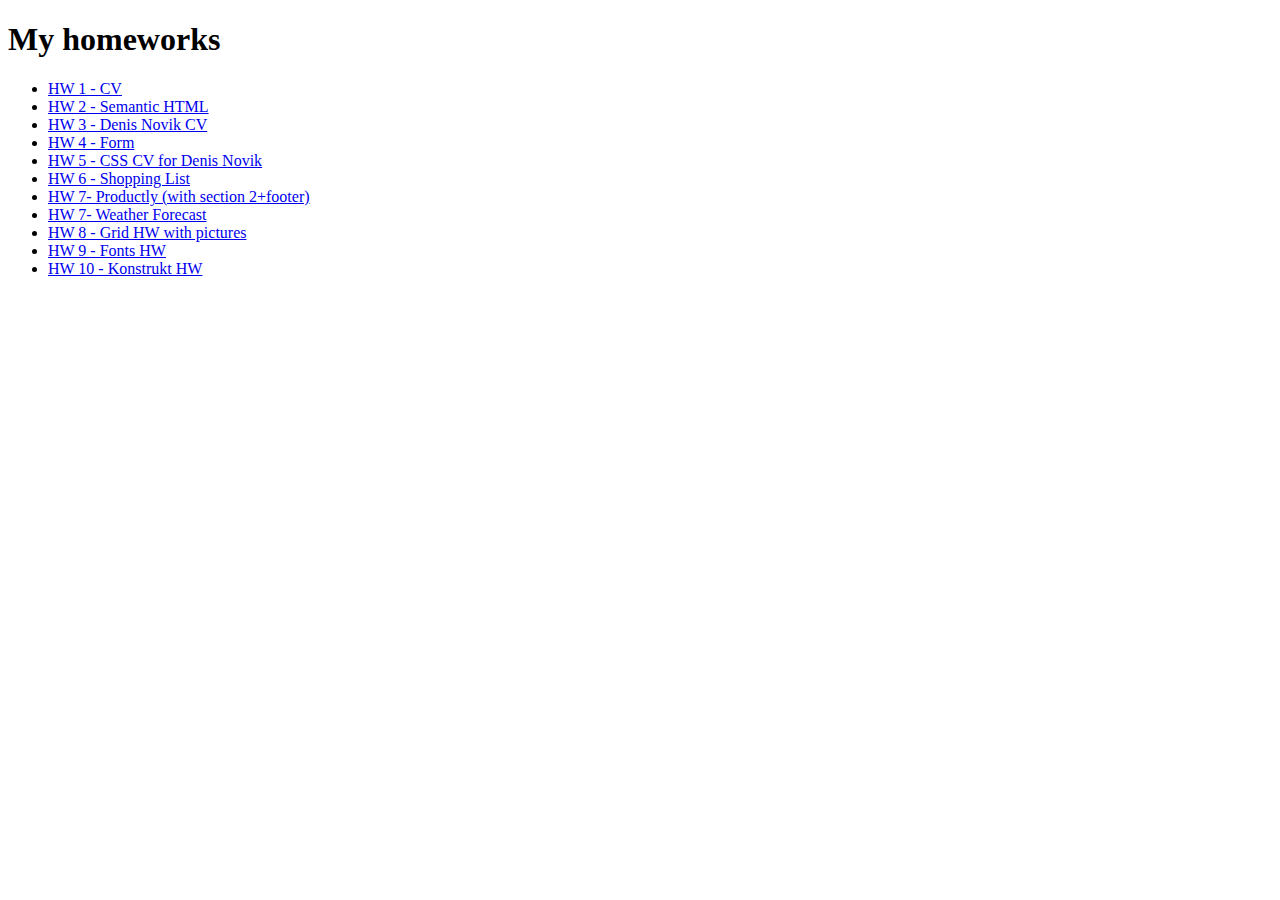
<file: index.html>
<!DOCTYPE html>
<html lang="en">
  <head>
    <meta charset="UTF-8" />
    <meta name="viewport" content="width=device-width, initial-scale=1.0" />
    <title>My HW FE course</title>
  </head>
  <body>
    <h1>My homeworks</h1>
    <ul>
      <li>
        <a
          href="HW_1/index.html"
          rel="noopener noreferrer nofollow"
          target="_blank"
          >HW 1 - CV</a
        >
      </li>
      <li>
        <a
          href="HW_2/index.html"
          rel="noopener noreferrer nofollow"
          target="_blank"
          >HW 2 - Semantic HTML
        </a>
      </li>
      <li>
        <a
          href="HW_3/index.html"
          rel="noopener noreferrer nofollow"
          target="_blank"
          >HW 3 - Denis Novik CV</a
        >
      </li>
      <li>
        <a
          href="HW_4/index.html"
          rel="noopener noreferrer nofollow"
          target="_blank"
          >HW 4 - Form</a
        >
      </li>
      <li>
        <a
          href="HW_5/index.html"
          rel="noopener noreferrer nofollow"
          target="_blank"
          >HW 5 - CSS CV for Denis Novik</a
        >
      </li>

      <li>
        <a
          href="HW_6/index.html"
          rel="noopener noreferrer nofollow"
          target="_blank"
          >HW 6 - Shopping List</a
        >
      </li>

      <li>
        <a
          href="HW_7/index.html"
          rel="noopener noreferrer nofollow"
          target="_blank"
          >HW 7- Productly (with section 2+footer)</a
        >
      </li>

      <li>
        <a
          href="HW7/Part2/index.html"
          rel="noopener noreferrer nofollow"
          target="_blank"
          >HW 7- Weather Forecast</a
        >
      </li>

      <li>
        <a
          href="HW_Grid/index.html"
          rel="noopener noreferrer nofollow"
          target="_blank"
          >HW 8 - Grid HW with pictures</a
        >
      </li>

      <li>
        <a
          href="HW_Fonts/index.html"
          rel="noopener noreferrer nofollow"
          target="_blank"
          >HW 9 - Fonts HW</a
        >
      </li>

      <li>
        <a
          href="HW_Konstrukt/index.html"
          rel="noopener noreferrer nofollow"
          target="_blank"
          >HW 10 - Konstrukt HW</a
        >
      </li>
    </ul>
  </body>
</html>
</file>
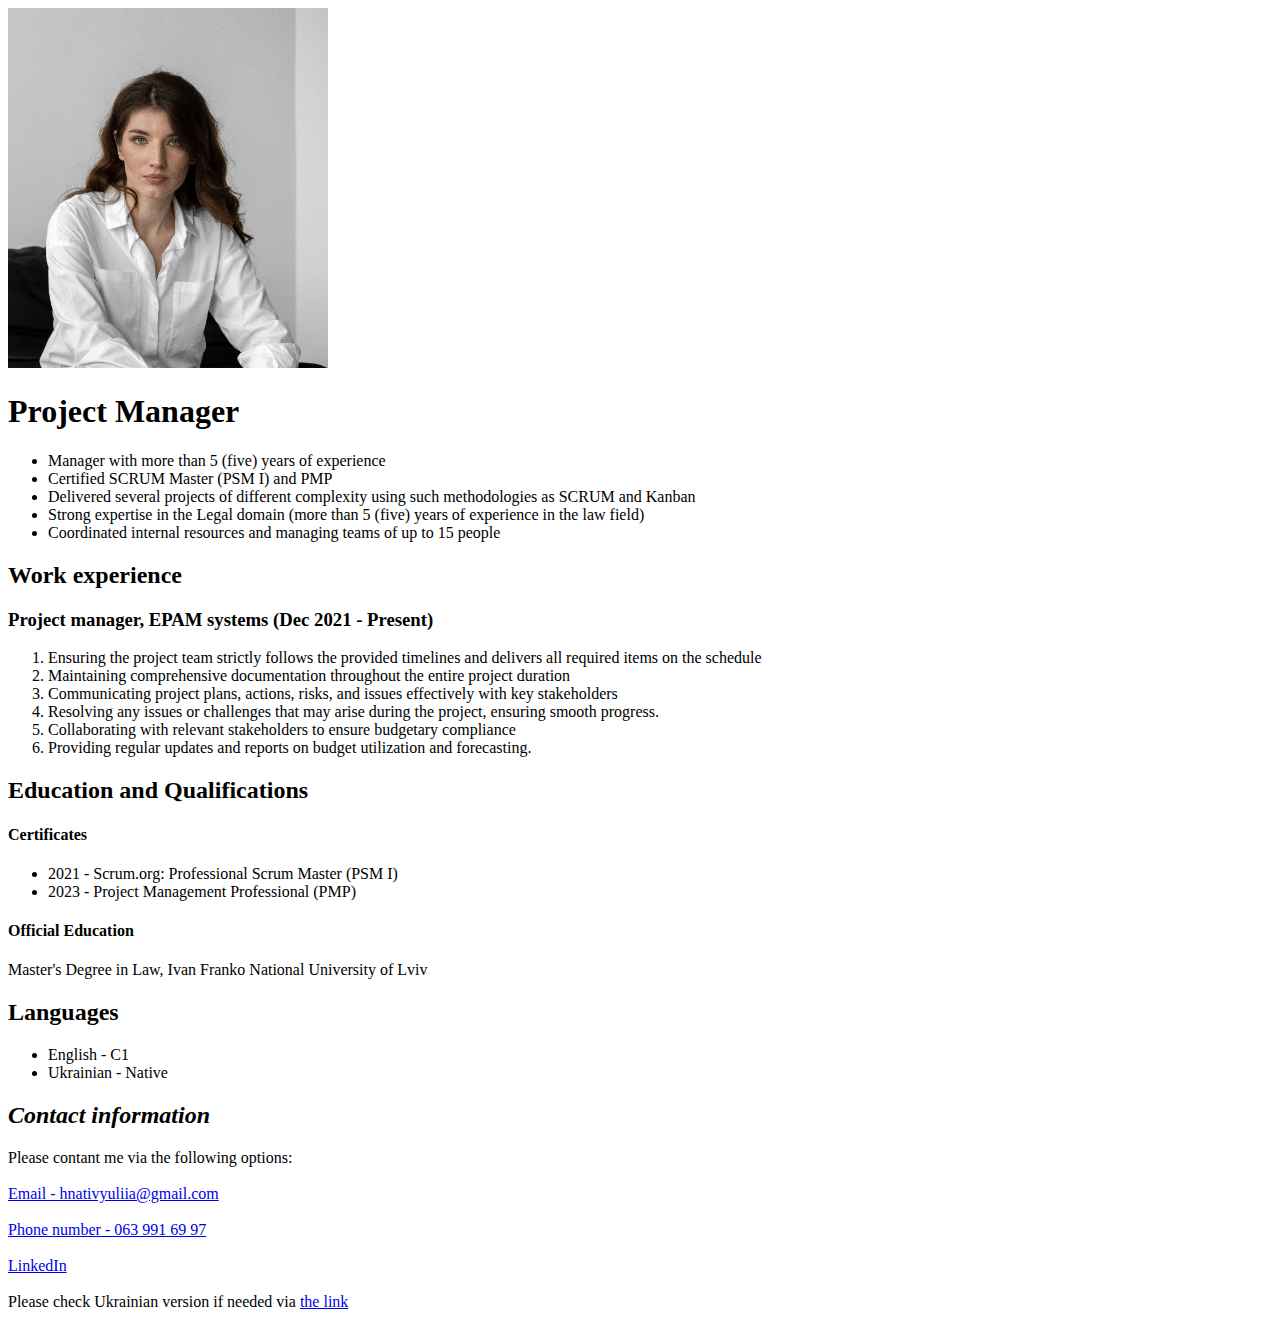
<file: HW 1/index.html>
<!DOCTYPE html>
<html lang="en">
  <head>
    <meta charset="UTF-8" />
    <meta name="viewport" content="width=device-width, initial-scale=1.0" />
    <title>CV PM Yuliia Hnativ</title>
  </head>
  <body>
    <img
      src="/HW 1/assets/images/CV_Photo.jpg"
      alt="My photo"
      width="320"
      height="360"
    />
    <h1>Project Manager</h1>

    <div>
      <ul>
        <li>Manager with more than 5 (five) years of experience</li>
        <li>Certified SCRUM Master (PSM I) and PMP</li>
        <li>
          Delivered several projects of different complexity using such
          methodologies as SCRUM and Kanban
        </li>
        <li>
          Strong expertise in the Legal domain (more than 5 (five) years of
          experience in the law field)
        </li>
        <li>
          Coordinated internal resources and managing teams of up to 15 people
        </li>
      </ul>
    </div>

    <div>
      <h2>Work experience</h2>

      <h3>Project manager, EPAM systems (Dec 2021 - Present)</h3>
      <ol>
        <li>
          Ensuring the project team strictly follows the provided timelines and
          delivers all required items on the schedule
        </li>
        <li>
          Maintaining comprehensive documentation throughout the entire project
          duration
        </li>
        <li>
          Communicating project plans, actions, risks, and issues effectively
          with key stakeholders
        </li>
        <li>
          Resolving any issues or challenges that may arise during the project,
          ensuring smooth progress.
        </li>
        <li>
          Collaborating with relevant stakeholders to ensure budgetary
          compliance
        </li>
        <li>
          Providing regular updates and reports on budget utilization and
          forecasting.
        </li>
      </ol>
    </div>

    <div>
      <h2>Education and Qualifications</h2>
      <h4>Certificates</h4>
      <ul>
        <li>2021 - Scrum.org: Professional Scrum Master (PSM I)</li>
        <li>2023 - Project Management Professional (PMP)</li>
      </ul>
      <h4>Official Education</h4>
      <p>Master's Degree in Law, Ivan Franko National University of Lviv</p>
    </div>

    <div>
      <h2>Languages</h2>
      <ul>
        <li>English - C1</li>
        <li>Ukrainian - Native</li>
      </ul>
    </div>

    <div>
      <h2><i>Contact information</i></h2>
      Please contant me via the following options:
      <br /><br />
      <a href="mailto:hnativyuliia@gmail.com">Email - hnativyuliia@gmail.com</a>
      <br /><br />
      <a href="tel:+380639916997">Phone number - 063 991 69 97</a>
      <br /><br />
      <a href="https://www.linkedin.com/in/yuliia-hnativ/">LinkedIn</a>
      <br /><br />
      Please check Ukrainian version if needed via
      <a href="ua_version.html">the link</a>
    </div>
  </body>
</html>
</file>
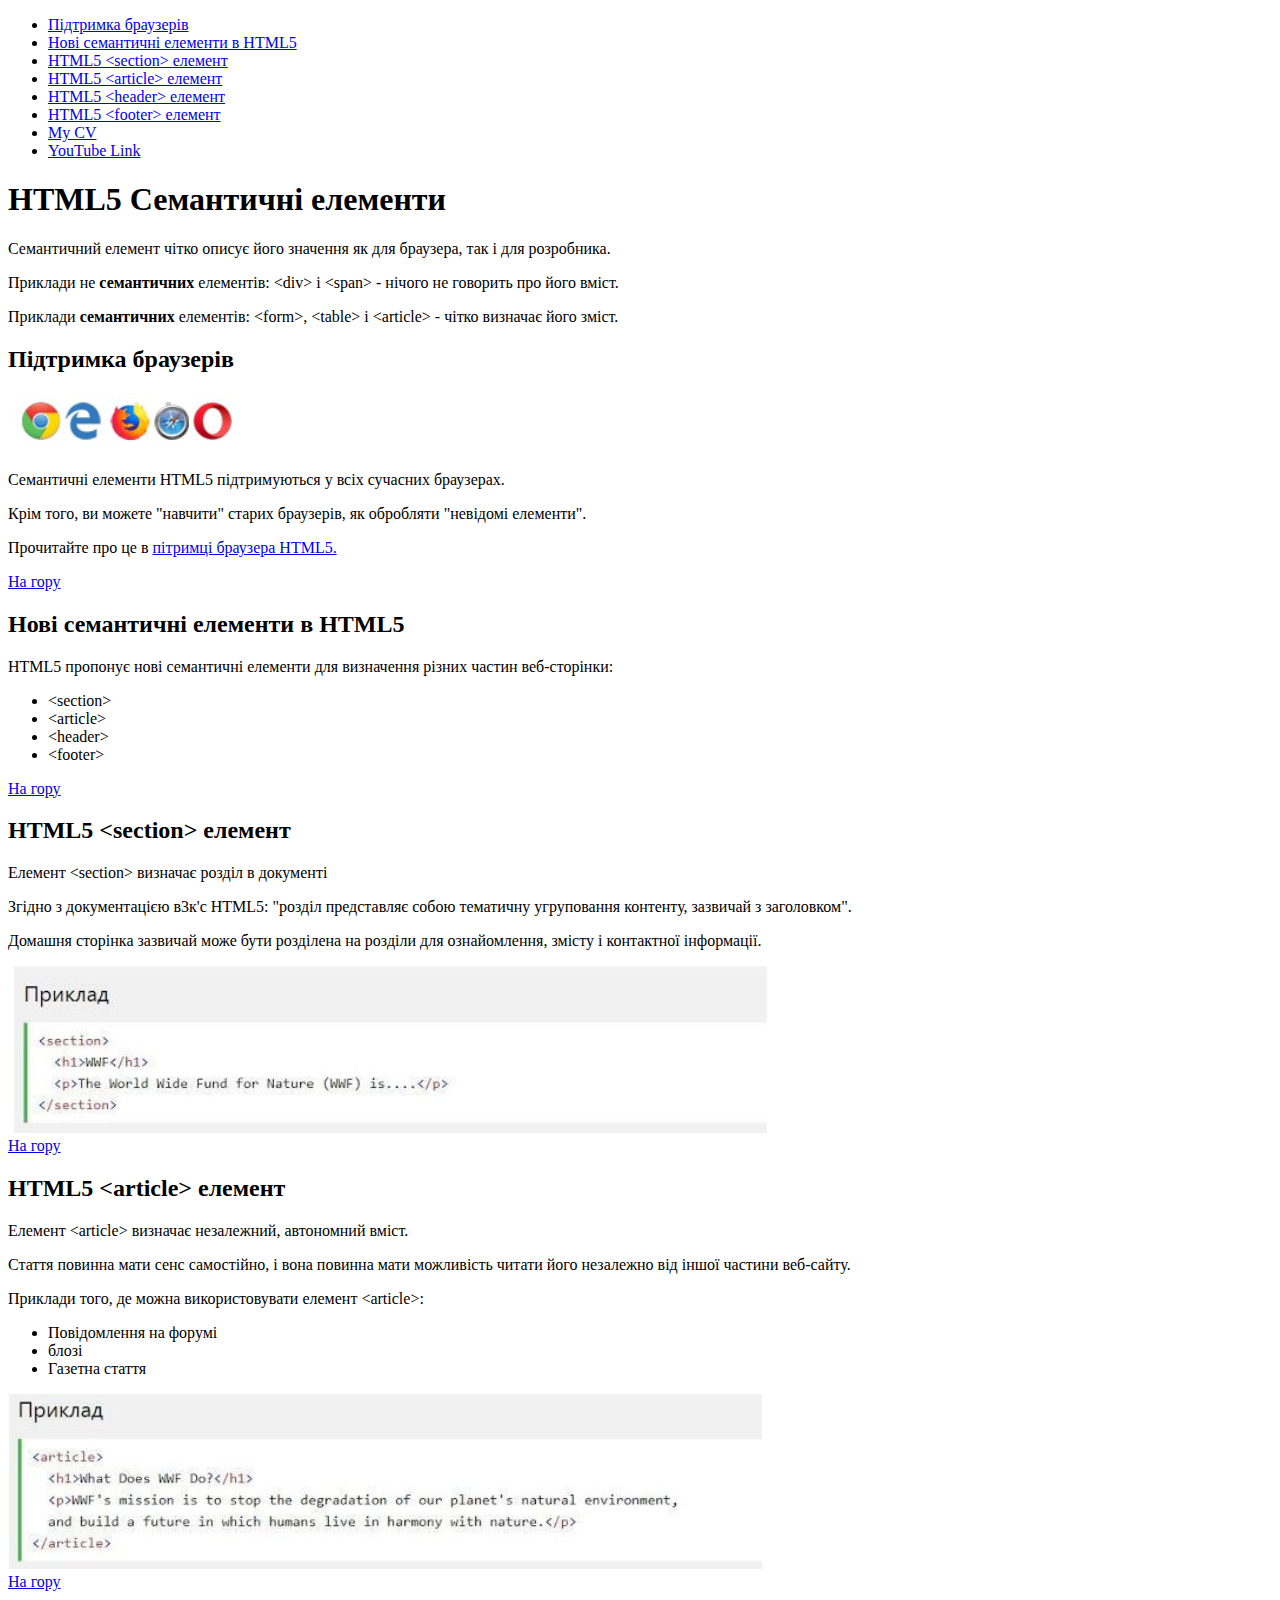
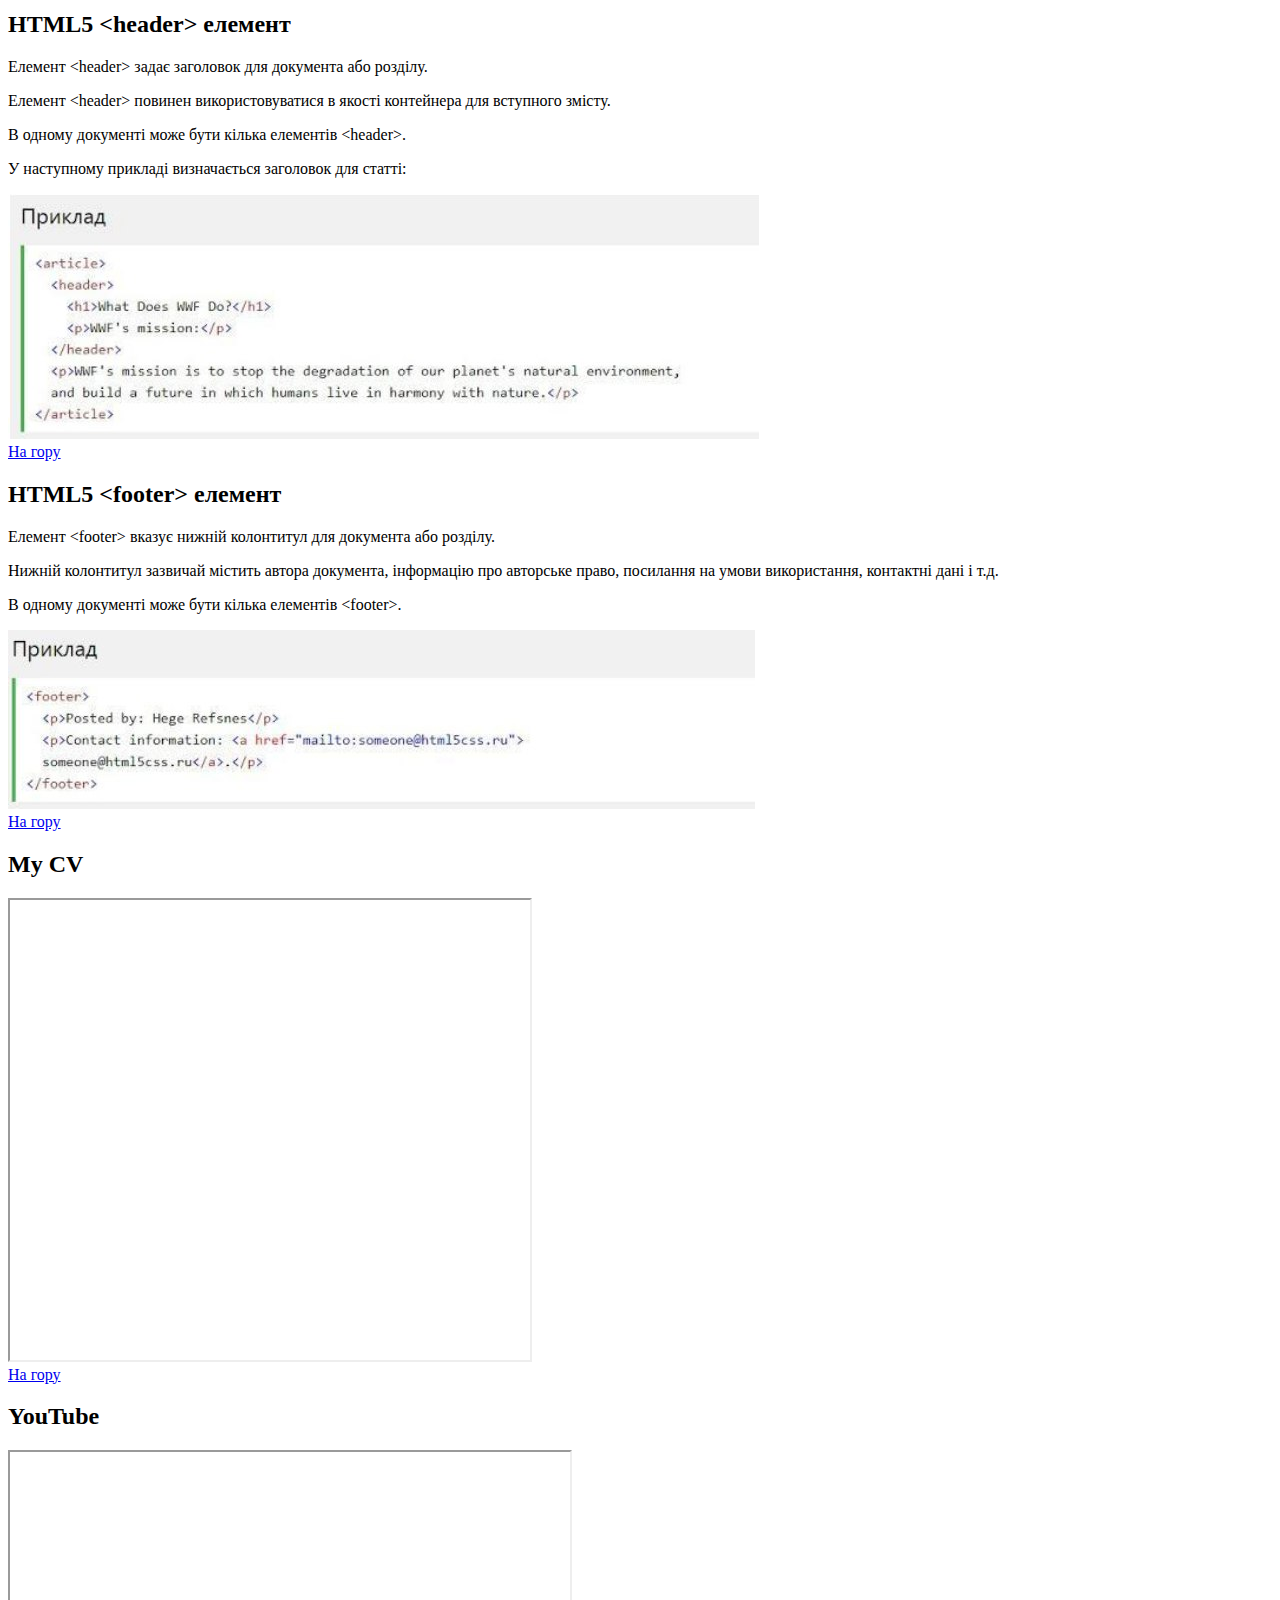
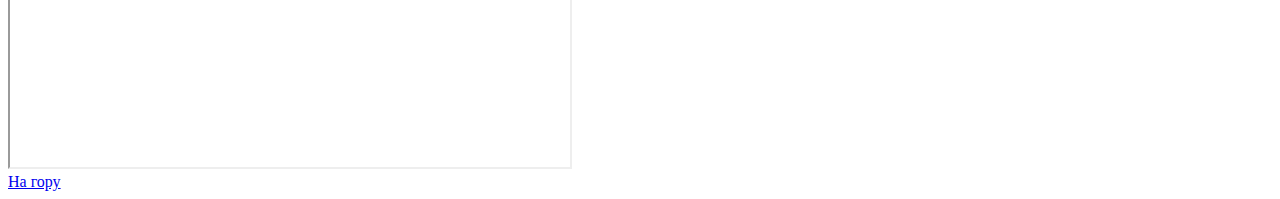
<file: HW2/index.html>
<!DOCTYPE html>
<html lang="uk">
  <head>
    <meta charset="UTF-8" />
    <meta name="viewport" content="width=device-width, initial-scale=1.0" />
    <title>HTML Document</title>
  </head>

  <body>
    <header>
      <nav>
        <ul>
          <li>
            <a href="#support">Підтримка браузерів</a>
          </li>
          <li><a href="#new_elements">Нові семантичні елементи в HTML5</a></li>
          <li><a href="#section_element">HTML5 &lt;section&gt; елемент</a></li>
          <li><a href="#article_element">HTML5 &lt;article&gt; елемент</a></li>
          <li><a href="#header_element">HTML5 &lt;header&gt; елемент</a></li>
          <li><a href="#footer_element">HTML5 &lt;footer&gt; елемент</a></li>
          <li><a href="#cv">My CV</a></li>
          <li><a href="#youtube">YouTube Link</a></li>
        </ul>
      </nav>
    </header>
    <main>
      <h1>HTML5 Семантичні елементи</h1>
      <p>
        Семантичний елемент чітко описує його значення як для браузера, так і
        для розробника.
      </p>
      <p>
        Приклади не <b>семантичних</b> елементів: &lt;div&gt; і &lt;span&gt; -
        нічого не говорить про його вміст.
      </p>
      <p>
        Приклади <b>семантичних</b> елементів: &lt;form&gt;, &lt;table&gt; і
        &lt;article&gt; - чітко визначає його зміст.
      </p>

      <article id="support">
        <h2>Підтримка браузерів</h2>
        <img src="/HW2/assets/img/browsers.jpg" alt="фото браузерів" />
        <p>
          Семантичні елементи HTML5 підтримуються у всіх сучасних браузерах.
        </p>
        <p>
          Крім того, ви можете "навчити" старих браузерів, як обробляти
          "невідомі елементи".
        </p>
        <p>
          Прочитайте про це в
          <a
            href="https://www.blogger.com/blog/page/edit/2590532390801722394/850003172824707311#"
            target="_blank"
            >пітримці браузера HTML5.</a
          >
        </p>
        <div>
          <a href="#">На гору</a>
        </div>
      </article>

      <section id="new_elements">
        <h2>Нові семантичні елементи в HTML5</h2>
        <p>
          HTML5 пропонує нові семантичні елементи для визначення різних частин
          веб-сторінки:
        </p>
        <ul>
          <li>&lt;section&gt;</li>
          <li>&lt;article&gt;</li>
          <li>&lt;header&gt;</li>
          <li>&lt;footer&gt;</li>
        </ul>
        <div>
          <a href="#">На гору</a>
        </div>

        <article id="section_element">
          <h2>HTML5 &lt;section&gt; елемент</h2>
          <p>Елемент &lt;section&gt; визначає розділ в документі</p>
          <p>
            Згідно з документацією в3к'с HTML5: "розділ представляє собою
            тематичну угруповання контенту, зазвичай з заголовком".
          </p>
          <p>
            Домашня сторінка зазвичай може бути розділена на розділи для
            ознайомлення, змісту і контактної інформації.
          </p>
          <img
            src="/HW2/assets/img/section_example.jpg"
            alt="приклад написання елементу розділу"
          />
          <div>
            <a href="#">На гору</a>
          </div>
        </article>

        <article id="article_element">
          <h2>HTML5 &lt;article&gt; елемент</h2>
          <p>Елемент &lt;article&gt; визначає незалежний, автономний вміст.</p>
          <p>
            Стаття повинна мати сенс самостійно, і вона повинна мати можливість
            читати його незалежно від іншої частини веб-сайту.
          </p>
          <p>
            Приклади того, де можна використовувати елемент &lt;article&gt;:
          </p>
          <ul>
            <li>Повідомлення на форумі</li>
            <li>блозі</li>
            <li>Газетна стаття</li>
          </ul>

          <img
            src="/HW2/assets/img/article_example.jpg"
            alt="приклад написання елементу стаття"
          />
          <div>
            <a href="#">На гору</a>
          </div>
        </article>

        <article id="header_element">
          <h2>HTML5 &lt;header&gt; елемент</h2>
          <p>
            Елемент &lt;header&gt; задає заголовок для документа або розділу.
          </p>
          <p>
            Елемент &lt;header&gt; повинен використовуватися в якості контейнера
            для вступного змісту.
          </p>
          <p>В одному документі може бути кілька елементів &lt;header&gt;.</p>
          <p>У наступному прикладі визначається заголовок для статті:</p>

          <img
            src="/HW2/assets/img/header_example.jpg"
            alt="приклад написання елементу хедер"
          />
          <div>
            <a href="#">На гору</a>
          </div>
        </article>

        <article id="footer_element">
          <h2>HTML5 &lt;footer&gt; елемент</h2>
          <p>
            Елемент &lt;footer&gt; вказує нижній колонтитул для документа або
            розділу.
          </p>
          <p>
            Нижній колонтитул зазвичай містить автора документа, інформацію про
            авторське право, посилання на умови використання, контактні дані і
            т.д.
          </p>
          <p>В одному документі може бути кілька елементів &lt;footer&gt;.</p>
          <img
            src="/HW2/assets/img/footer_example.jpg"
            alt="приклад написання елементу футер"
          />

          <div>
            <a href="#">На гору</a>
          </div>
        </article>
      </section>

      <section id="cv">
        <h2>My CV</h2>
        <iframe
          src="http://127.0.0.1:5500/HW%201/index.html"
          width="520"
          height="460"
        ></iframe>

        <div>
          <a href="#">На гору</a>
        </div>
      </section>

      <section id="youtube">
        <h2>YouTube</h2>
        <iframe
          width="560"
          height="315"
          src="https://www.youtube.com/embed/dEBVe8Ij7JU?si=j8HUo1aNK7XOGhl6"
          title="YouTube video player"
          allow="accelerometer; autoplay; clipboard-write; encrypted-media; gyroscope; picture-in-picture; web-share"
          referrerpolicy="strict-origin-when-cross-origin"
          allowfullscreen
        ></iframe>

        <div>
          <a href="#">На гору</a>
        </div>
      </section>
    </main>
  </body>
</html>
</file>
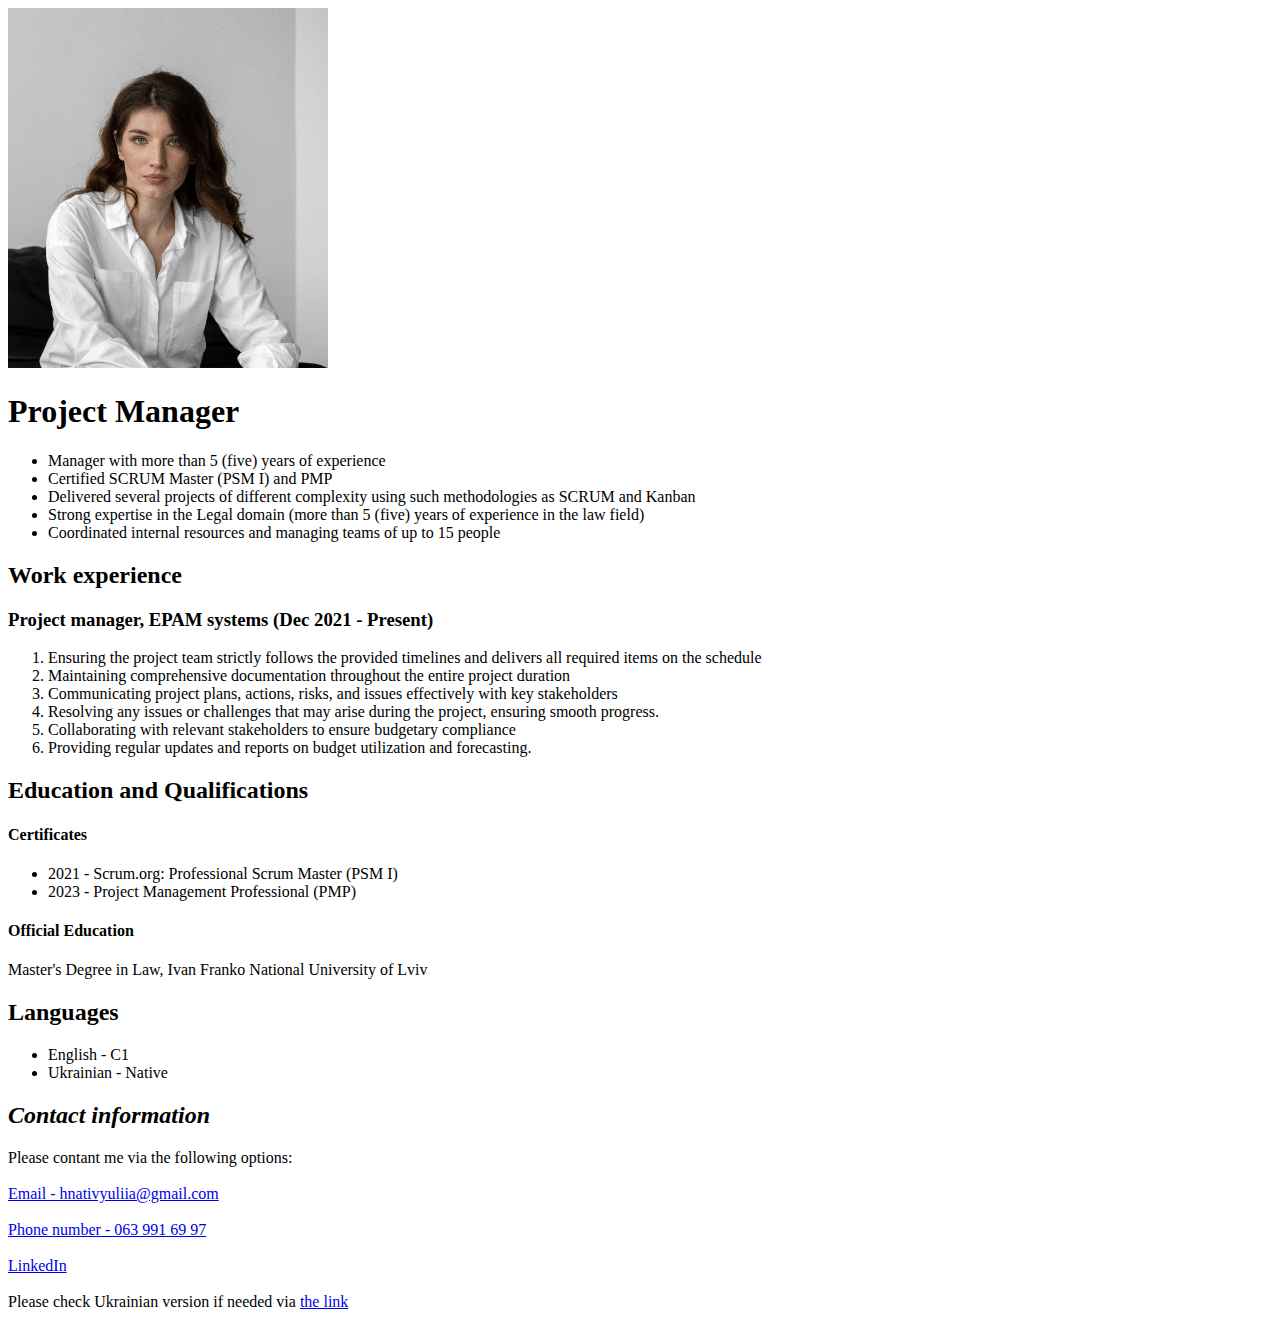
<file: HW_1/index.html>
<!DOCTYPE html>
<html lang="en">
  <head>
    <meta charset="UTF-8" />
    <meta name="viewport" content="width=device-width, initial-scale=1.0" />
    <title>CV PM Yuliia Hnativ</title>
  </head>
  <body>
    <img
      src="assets/images/CV_Photo.jpg"
      alt="My photo"
      width="320"
      height="360"
    />
    <h1>Project Manager</h1>

    <div>
      <ul>
        <li>Manager with more than 5 (five) years of experience</li>
        <li>Certified SCRUM Master (PSM I) and PMP</li>
        <li>
          Delivered several projects of different complexity using such
          methodologies as SCRUM and Kanban
        </li>
        <li>
          Strong expertise in the Legal domain (more than 5 (five) years of
          experience in the law field)
        </li>
        <li>
          Coordinated internal resources and managing teams of up to 15 people
        </li>
      </ul>
    </div>

    <div>
      <h2>Work experience</h2>

      <h3>Project manager, EPAM systems (Dec 2021 - Present)</h3>
      <ol>
        <li>
          Ensuring the project team strictly follows the provided timelines and
          delivers all required items on the schedule
        </li>
        <li>
          Maintaining comprehensive documentation throughout the entire project
          duration
        </li>
        <li>
          Communicating project plans, actions, risks, and issues effectively
          with key stakeholders
        </li>
        <li>
          Resolving any issues or challenges that may arise during the project,
          ensuring smooth progress.
        </li>
        <li>
          Collaborating with relevant stakeholders to ensure budgetary
          compliance
        </li>
        <li>
          Providing regular updates and reports on budget utilization and
          forecasting.
        </li>
      </ol>
    </div>

    <div>
      <h2>Education and Qualifications</h2>
      <h4>Certificates</h4>
      <ul>
        <li>2021 - Scrum.org: Professional Scrum Master (PSM I)</li>
        <li>2023 - Project Management Professional (PMP)</li>
      </ul>
      <h4>Official Education</h4>
      <p>Master's Degree in Law, Ivan Franko National University of Lviv</p>
    </div>

    <div>
      <h2>Languages</h2>
      <ul>
        <li>English - C1</li>
        <li>Ukrainian - Native</li>
      </ul>
    </div>

    <div>
      <h2><i>Contact information</i></h2>
      Please contant me via the following options:
      <br /><br />
      <a href="mailto:hnativyuliia@gmail.com">Email - hnativyuliia@gmail.com</a>
      <br /><br />
      <a href="tel:+380639916997">Phone number - 063 991 69 97</a>
      <br /><br />
      <a href="https://www.linkedin.com/in/yuliia-hnativ/">LinkedIn</a>
      <br /><br />
      Please check Ukrainian version if needed via
      <a href="ua_version.html">the link</a>
    </div>
  </body>
</html>
</file>
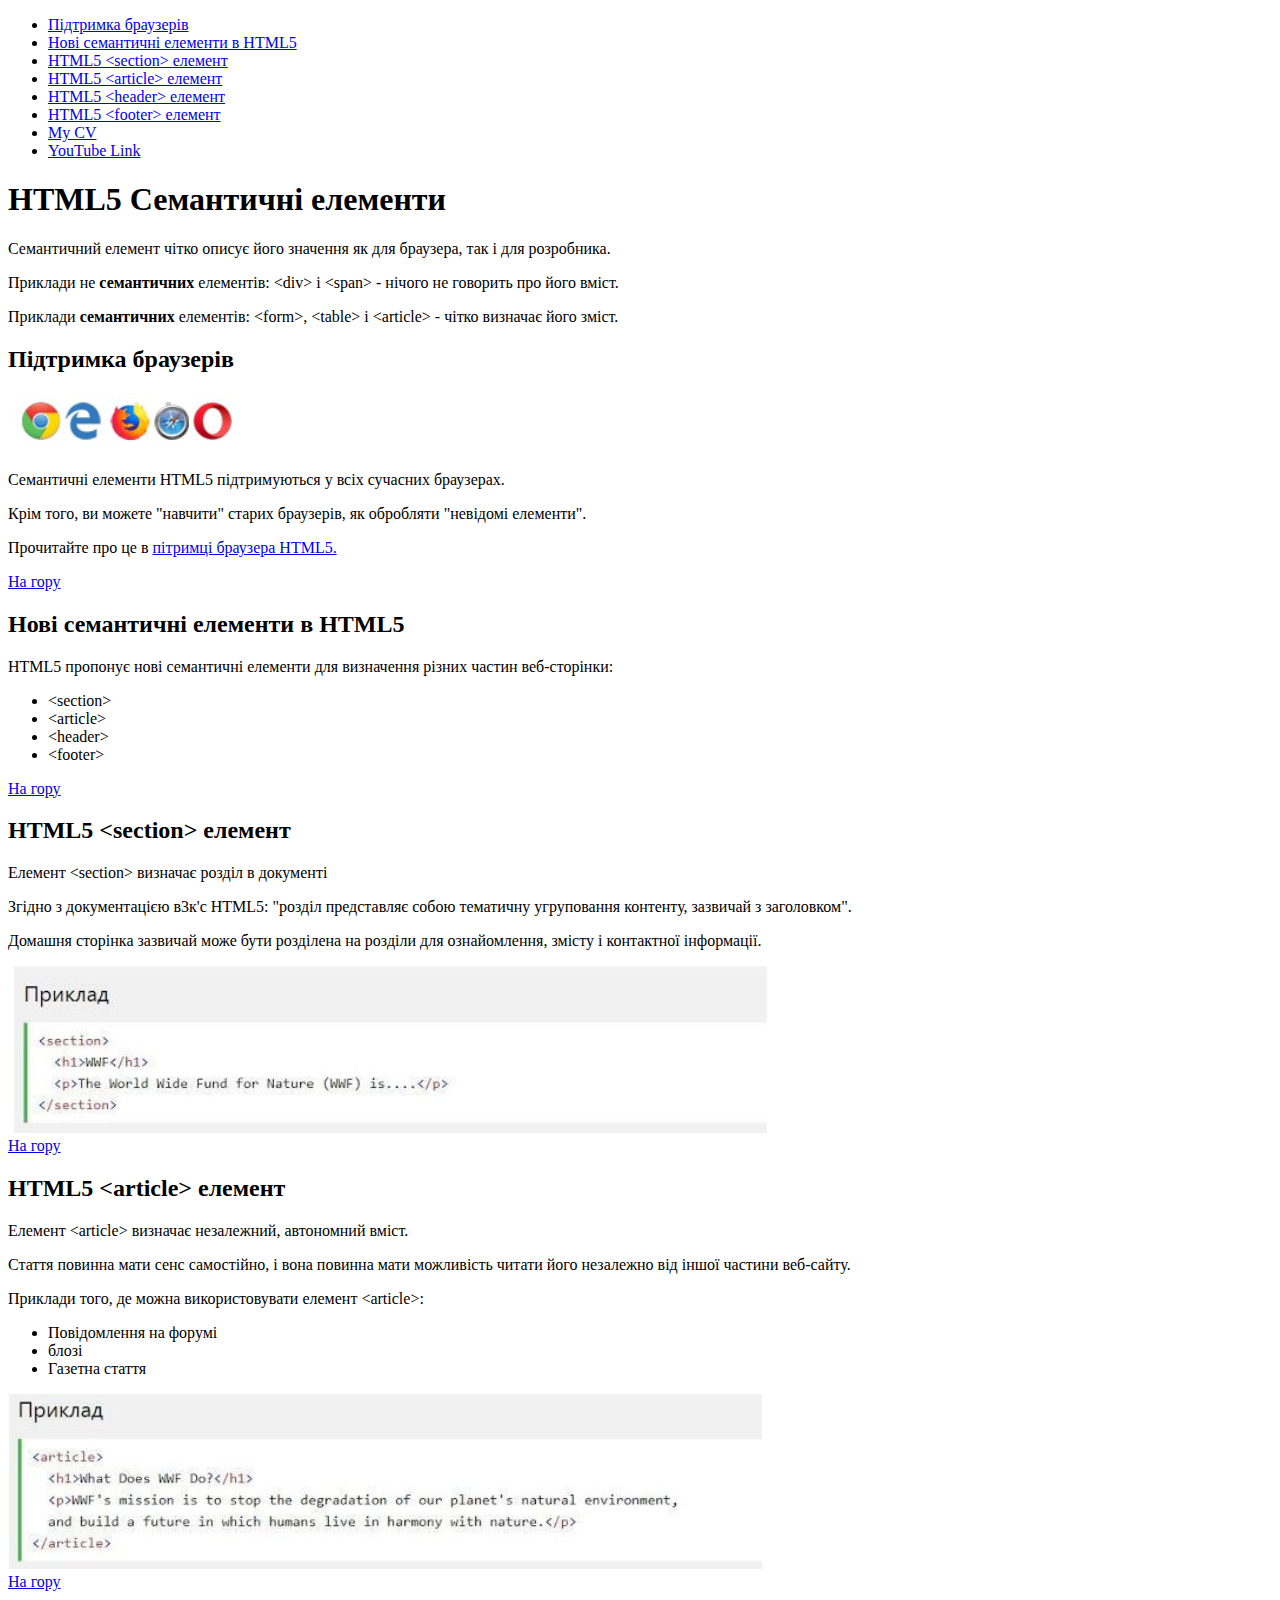
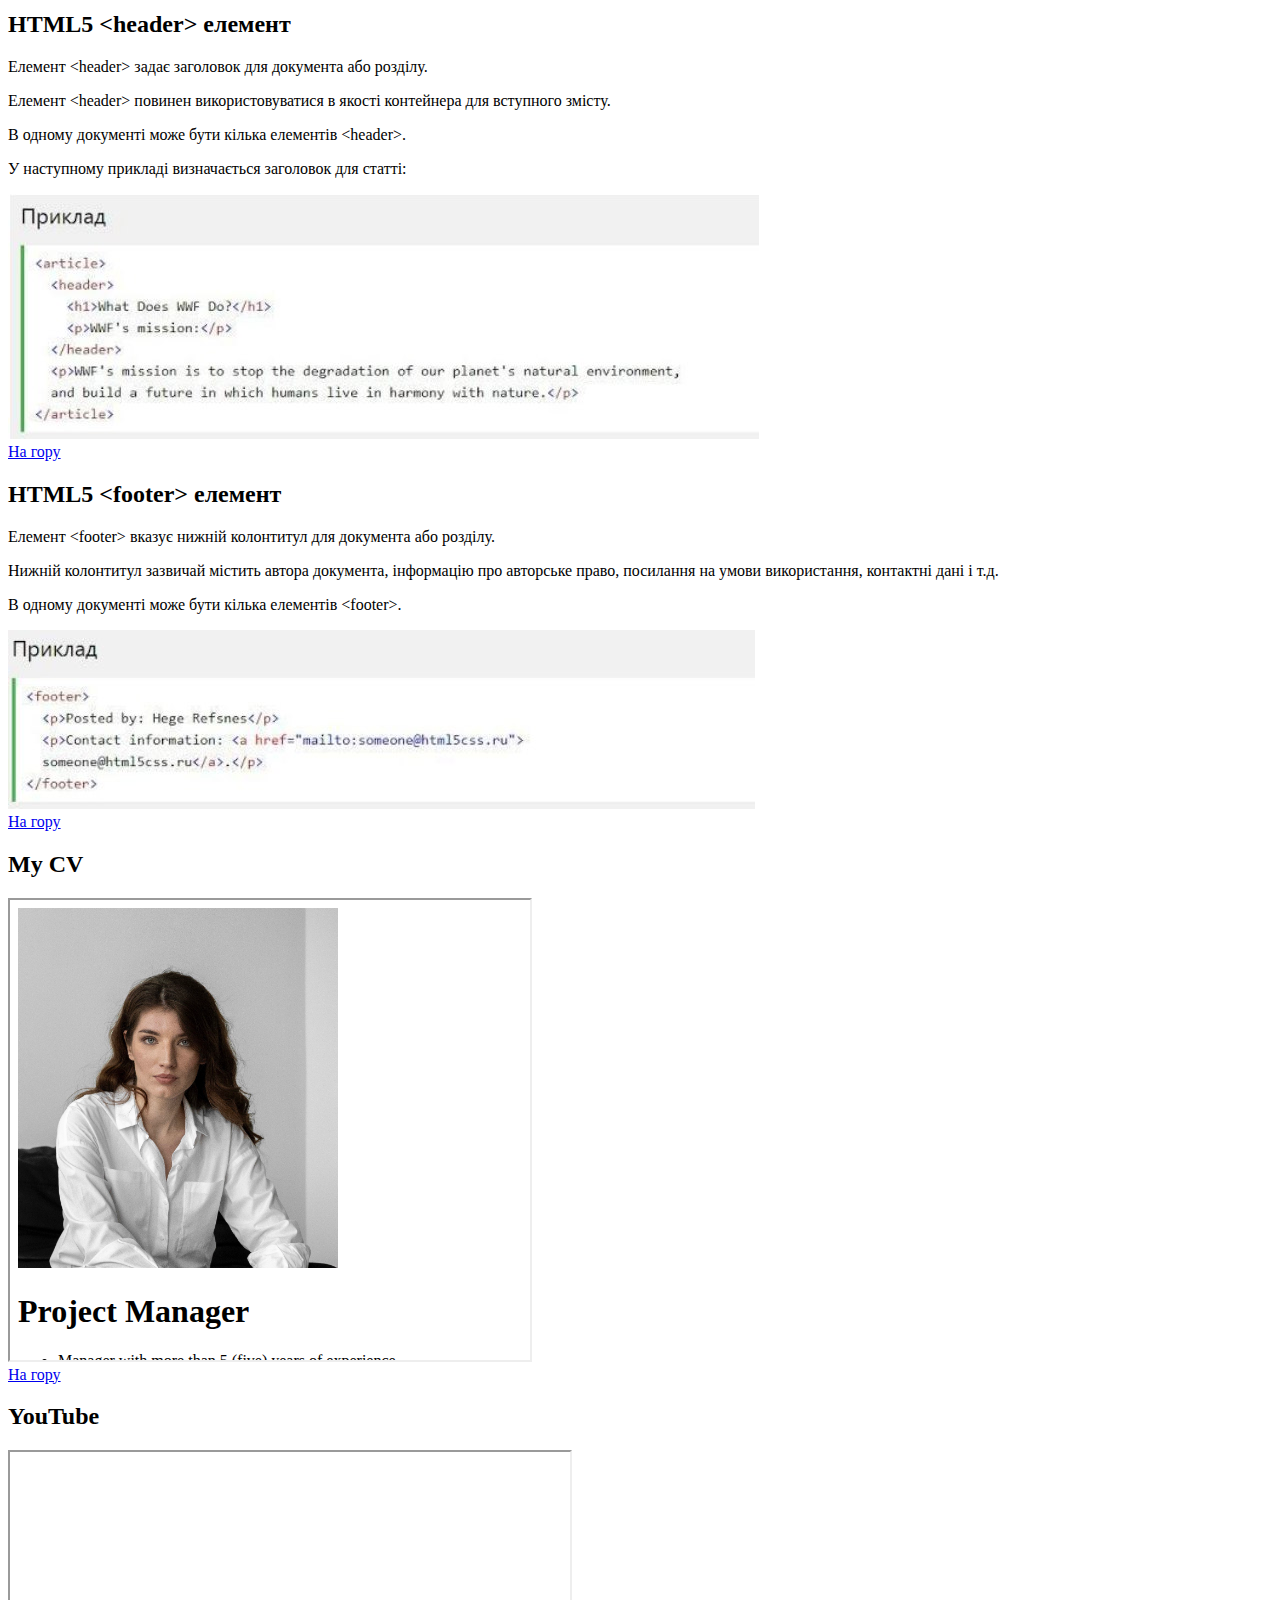
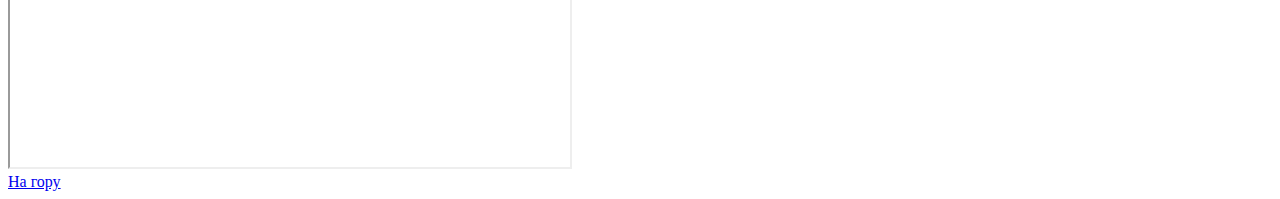
<file: HW_2/index.html>
<!DOCTYPE html>
<html lang="uk">
  <head>
    <meta charset="UTF-8" />
    <meta name="viewport" content="width=device-width, initial-scale=1.0" />
    <title>HTML Document</title>
  </head>

  <body>
    <header>
      <nav>
        <ul>
          <li>
            <a href="#support">Підтримка браузерів</a>
          </li>
          <li><a href="#new_elements">Нові семантичні елементи в HTML5</a></li>
          <li><a href="#section_element">HTML5 &lt;section&gt; елемент</a></li>
          <li><a href="#article_element">HTML5 &lt;article&gt; елемент</a></li>
          <li><a href="#header_element">HTML5 &lt;header&gt; елемент</a></li>
          <li><a href="#footer_element">HTML5 &lt;footer&gt; елемент</a></li>
          <li><a href="#cv">My CV</a></li>
          <li><a href="#youtube">YouTube Link</a></li>
        </ul>
      </nav>
    </header>
    <main>
      <h1>HTML5 Семантичні елементи</h1>
      <p>
        Семантичний елемент чітко описує його значення як для браузера, так і
        для розробника.
      </p>
      <p>
        Приклади не <b>семантичних</b> елементів: &lt;div&gt; і &lt;span&gt; -
        нічого не говорить про його вміст.
      </p>
      <p>
        Приклади <b>семантичних</b> елементів: &lt;form&gt;, &lt;table&gt; і
        &lt;article&gt; - чітко визначає його зміст.
      </p>

      <article id="support">
        <h2>Підтримка браузерів</h2>
        <img src="assets/img/browsers.jpg" alt="фото браузерів" />
        <p>
          Семантичні елементи HTML5 підтримуються у всіх сучасних браузерах.
        </p>
        <p>
          Крім того, ви можете "навчити" старих браузерів, як обробляти
          "невідомі елементи".
        </p>
        <p>
          Прочитайте про це в
          <a
            href="https://www.blogger.com/blog/page/edit/2590532390801722394/850003172824707311#"
            target="_blank"
            >пітримці браузера HTML5.</a
          >
        </p>
        <div>
          <a href="#">На гору</a>
        </div>
      </article>

      <section id="new_elements">
        <h2>Нові семантичні елементи в HTML5</h2>
        <p>
          HTML5 пропонує нові семантичні елементи для визначення різних частин
          веб-сторінки:
        </p>
        <ul>
          <li>&lt;section&gt;</li>
          <li>&lt;article&gt;</li>
          <li>&lt;header&gt;</li>
          <li>&lt;footer&gt;</li>
        </ul>
        <div>
          <a href="#">На гору</a>
        </div>

        <article id="section_element">
          <h2>HTML5 &lt;section&gt; елемент</h2>
          <p>Елемент &lt;section&gt; визначає розділ в документі</p>
          <p>
            Згідно з документацією в3к'с HTML5: "розділ представляє собою
            тематичну угруповання контенту, зазвичай з заголовком".
          </p>
          <p>
            Домашня сторінка зазвичай може бути розділена на розділи для
            ознайомлення, змісту і контактної інформації.
          </p>
          <img
            src="assets/img/section_example.jpg"
            alt="приклад написання елементу розділу"
          />
          <div>
            <a href="#">На гору</a>
          </div>
        </article>

        <article id="article_element">
          <h2>HTML5 &lt;article&gt; елемент</h2>
          <p>Елемент &lt;article&gt; визначає незалежний, автономний вміст.</p>
          <p>
            Стаття повинна мати сенс самостійно, і вона повинна мати можливість
            читати його незалежно від іншої частини веб-сайту.
          </p>
          <p>
            Приклади того, де можна використовувати елемент &lt;article&gt;:
          </p>
          <ul>
            <li>Повідомлення на форумі</li>
            <li>блозі</li>
            <li>Газетна стаття</li>
          </ul>

          <img
            src="assets/img/article_example.jpg"
            alt="приклад написання елементу стаття"
          />
          <div>
            <a href="#">На гору</a>
          </div>
        </article>

        <article id="header_element">
          <h2>HTML5 &lt;header&gt; елемент</h2>
          <p>
            Елемент &lt;header&gt; задає заголовок для документа або розділу.
          </p>
          <p>
            Елемент &lt;header&gt; повинен використовуватися в якості контейнера
            для вступного змісту.
          </p>
          <p>В одному документі може бути кілька елементів &lt;header&gt;.</p>
          <p>У наступному прикладі визначається заголовок для статті:</p>

          <img
            src="assets/img/header_example.jpg"
            alt="приклад написання елементу хедер"
          />
          <div>
            <a href="#">На гору</a>
          </div>
        </article>

        <article id="footer_element">
          <h2>HTML5 &lt;footer&gt; елемент</h2>
          <p>
            Елемент &lt;footer&gt; вказує нижній колонтитул для документа або
            розділу.
          </p>
          <p>
            Нижній колонтитул зазвичай містить автора документа, інформацію про
            авторське право, посилання на умови використання, контактні дані і
            т.д.
          </p>
          <p>В одному документі може бути кілька елементів &lt;footer&gt;.</p>
          <img
            src="assets/img/footer_example.jpg"
            alt="приклад написання елементу футер"
          />

          <div>
            <a href="#">На гору</a>
          </div>
        </article>
      </section>

      <section id="cv">
        <h2>My CV</h2>
        <iframe src="../HW_1/index.html" width="520" height="460"></iframe>

        <div>
          <a href="#">На гору</a>
        </div>
      </section>

      <section id="youtube">
        <h2>YouTube</h2>
        <iframe
          width="560"
          height="315"
          src="https://www.youtube.com/embed/dEBVe8Ij7JU?si=j8HUo1aNK7XOGhl6"
          title="YouTube video player"
          allow="accelerometer; autoplay; clipboard-write; encrypted-media; gyroscope; picture-in-picture; web-share"
          referrerpolicy="strict-origin-when-cross-origin"
          allowfullscreen
        ></iframe>

        <div>
          <a href="#">На гору</a>
        </div>
      </section>
    </main>
  </body>
</html>
</file>
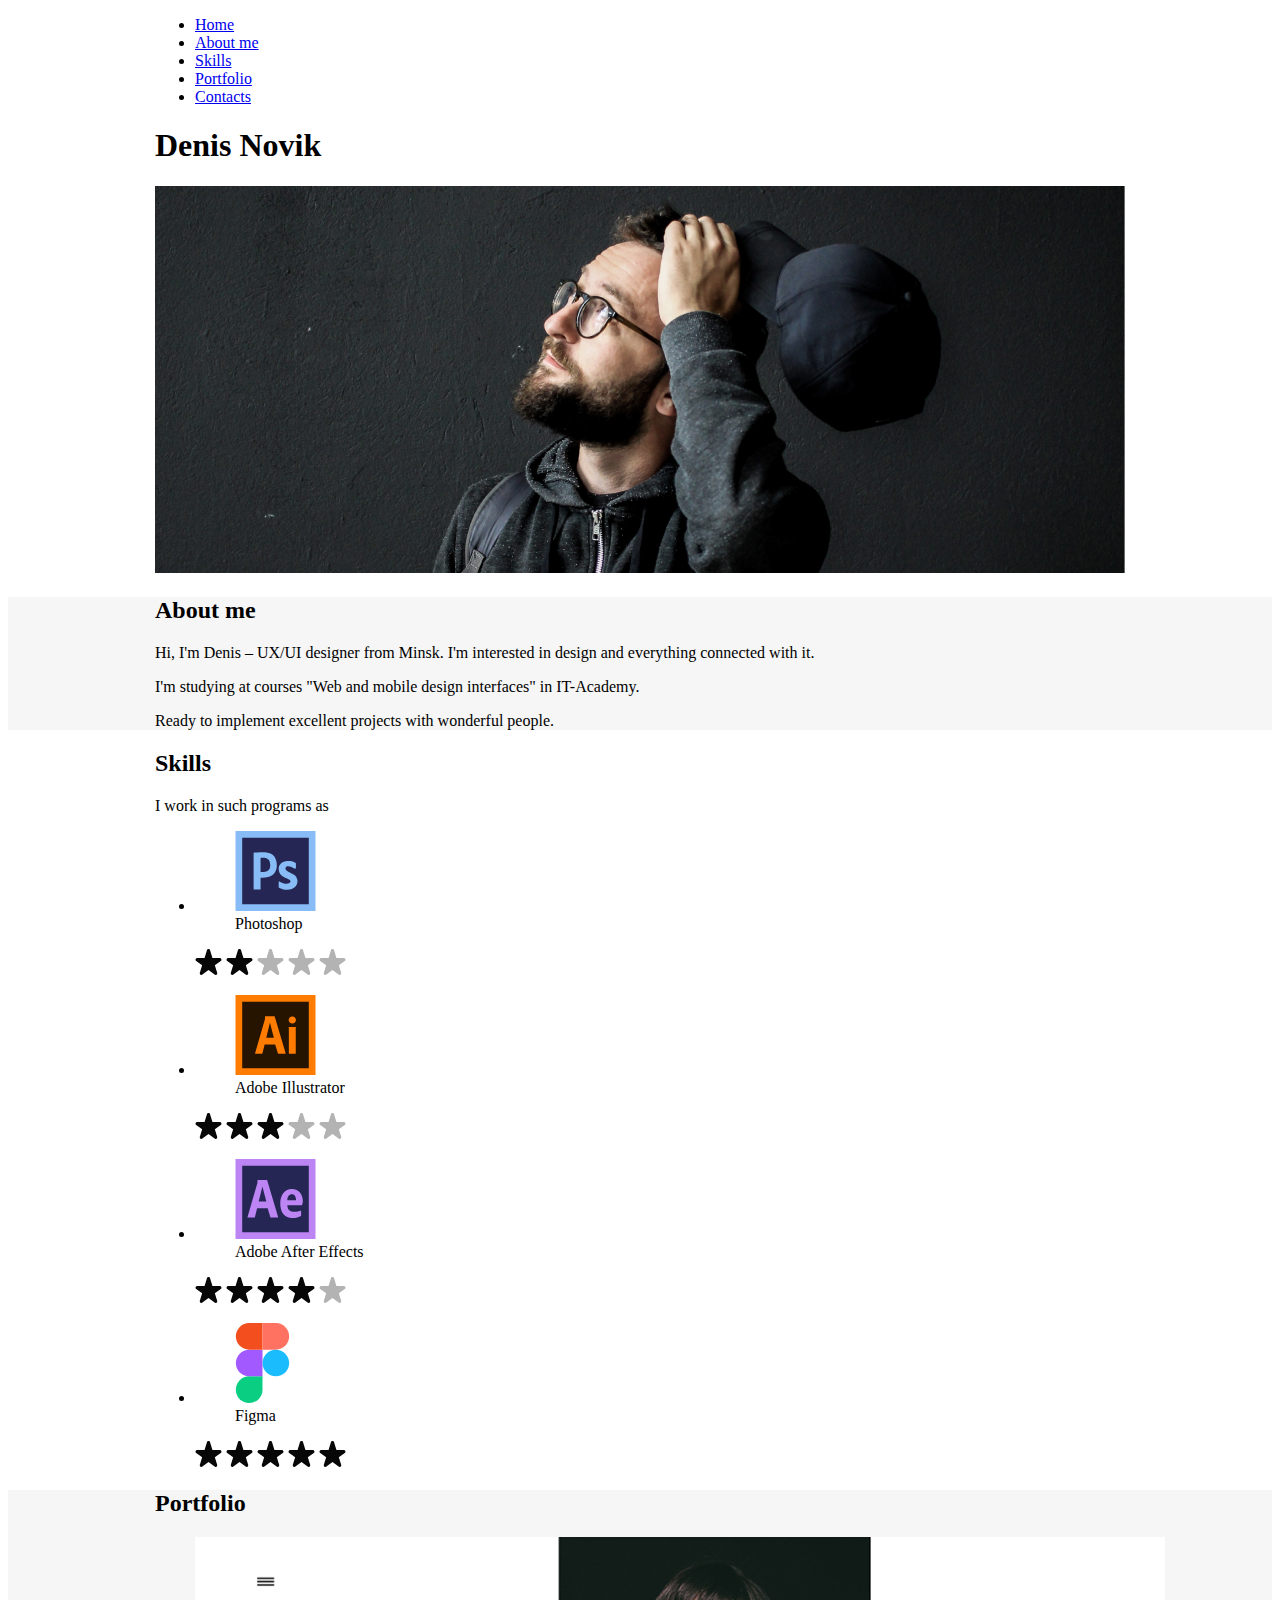
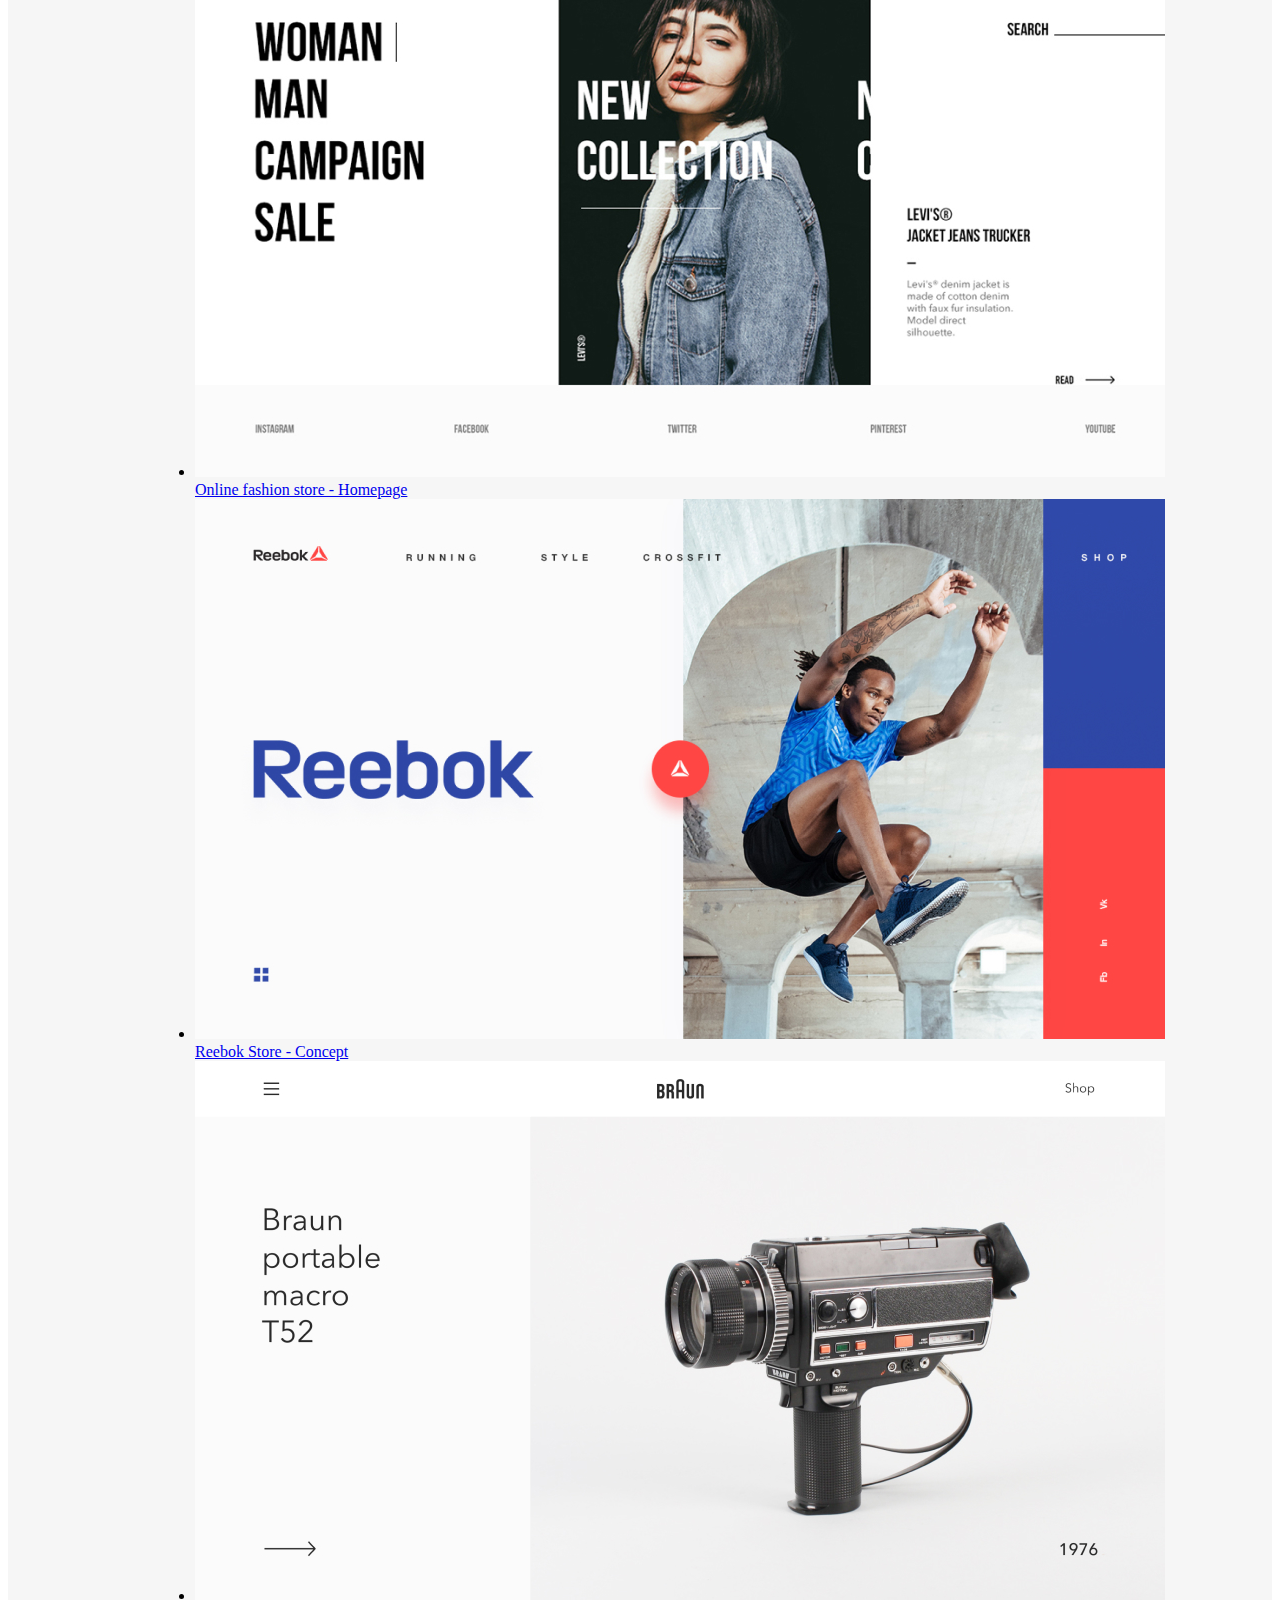
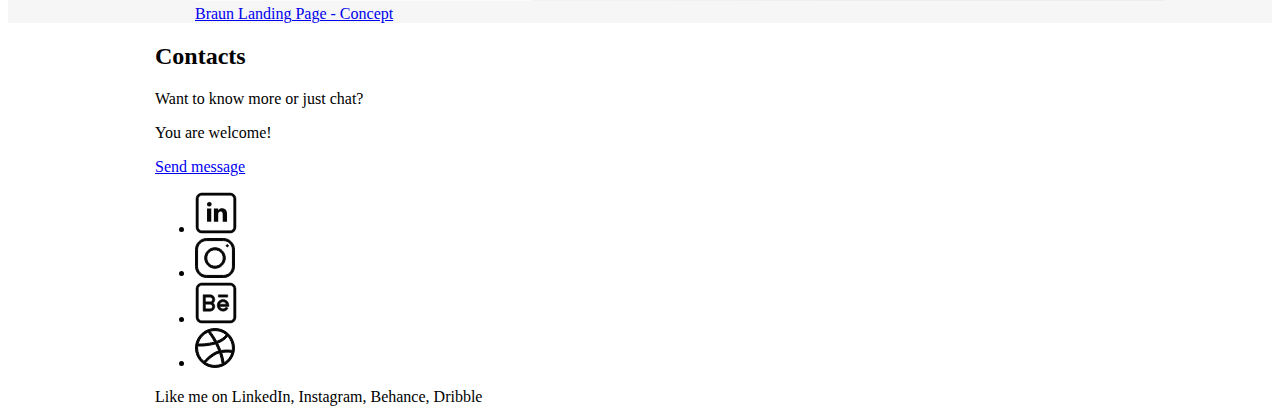
<file: HW_3/index.html>
<!DOCTYPE html>
<html lang="en">
  <head>
    <meta charset="UTF-8" />
    <meta name="viewport" content="width=device-width, initial-scale=1.0" />
    <title>Denis Novik CV</title>
    <style>
      .gray {
        opacity: 0.3;
      }
      .container {
        width: 95%;
        max-width: 970px;
        margin: 0 auto;
      }

      #about_me,
      #portfolio {
        background-color: #f6f6f6;
      }
    </style>
  </head>
  <body>
    <header>
      <nav class="container">
        <ul>
          <li><a href="#home">Home</a></li>
          <li><a href="#about_me">About me</a></li>
          <li><a href="#skills">Skills</a></li>
          <li><a href="#portfolio">Portfolio</a></li>
          <li><a href="#contacts">Contacts</a></li>
        </ul>
      </nav>
    </header>

    <main>
      <div class="container">
        <h1><b>Denis Novik</b></h1>
        <img src="assets/img/denis_novik.jpg" alt="Denis Novik photo" />
      </div>

      <section id="about_me">
        <div class="container">
          <h2>About me</h2>
          <p>
            Hi, I'm Denis – UX/UI designer from Minsk. I'm interested in design
            and everything connected with it.
          </p>
          <p>
            I'm studying at courses "Web and mobile design interfaces" in
            IT-Academy.
          </p>
          <p>Ready to implement excellent projects with wonderful people.</p>
        </div>
      </section>

      <section id="skills">
        <div class="container">
          <hgroup>
            <h2>Skills</h2>
            <p>I work in such programs as</p>
          </hgroup>

          <ul>
            <li>
              <figure>
                <img
                  src="assets/img/photoshop.svg"
                  alt="image of adobe photoshop"
                />
                <figcaption>Photoshop</figcaption>
              </figure>
              <div class="rating">
                <img src="assets/img/star-icon.svg" alt="star icon" />
                <img src="assets/img/star-icon.svg" alt="star icon" />
                <img
                  src="assets/img/star-icon.svg"
                  alt="star icon"
                  class="gray"
                />
                <img
                  src="assets/img/star-icon.svg"
                  alt="star icon"
                  class="gray"
                />
                <img
                  src="assets/img/star-icon.svg"
                  alt="star icon"
                  class="gray"
                />
              </div>
            </li>

            <li>
              <figure>
                <img
                  src="assets/img/abode_ill.svg"
                  alt="image of adobe illustrator"
                />
                <figcaption>Adobe Illustrator</figcaption>
              </figure>
              <div class="rating">
                <img src="assets/img/star-icon.svg" alt="star icon" />
                <img src="assets/img/star-icon.svg" alt="star icon" />
                <img src="assets/img/star-icon.svg" alt="star icon" />
                <img
                  src="assets/img/star-icon.svg"
                  alt="star icon"
                  class="gray"
                />
                <img
                  src="assets/img/star-icon.svg"
                  alt="star icon"
                  class="gray"
                />
              </div>
            </li>

            <li>
              <figure>
                <img
                  src="assets/img/adobe_after_effects.svg"
                  alt="image of adobe effects"
                />
                <figcaption>Adobe After Effects</figcaption>
              </figure>
              <div class="rating">
                <img src="assets/img/star-icon.svg" alt="star icon" />
                <img src="assets/img/star-icon.svg" alt="star icon" />
                <img src="assets/img/star-icon.svg" alt="star icon" />
                <img src="assets/img/star-icon.svg" alt="star icon" />
                <img
                  src="assets/img/star-icon.svg"
                  alt="star icon"
                  class="gray"
                />
              </div>
            </li>

            <li>
              <figure>
                <img src="assets/img/Figma.svg" alt="image of Figma" />
                <figcaption>Figma</figcaption>
              </figure>
              <div class="rating">
                <img src="assets/img/star-icon.svg" alt="star icon" />
                <img src="assets/img/star-icon.svg" alt="star icon" />
                <img src="assets/img/star-icon.svg" alt="star icon" />
                <img src="assets/img/star-icon.svg" alt="star icon" />
                <img src="assets/img/star-icon.svg" alt="star icon" />
              </div>
            </li>
          </ul>
        </div>
      </section>

      <section id="portfolio">
        <div class="container">
          <h2>Portfolio</h2>
          <ul>
            <li>
              <img
                src="assets/img/Fashion-Store.jpg"
                alt="fasion store photo"
              />
              <div>
                <a href="#" rel="noopener noreferrer nofollow" target="_blank"
                  >Online fashion store - Homepage</a
                >
              </div>
            </li>
            <li>
              <img
                src="assets/img/reebok_web.jpg"
                alt="photo of reebok website"
              />
              <div>
                <a href="#" rel="noopener noreferrer nofollow" target="_blank"
                  >Reebok Store - Concept</a
                >
              </div>
            </li>
            <li>
              <img
                src="assets/img/braun-landing.jpg"
                alt="photo of braun website"
              />
              <div>
                <a href="#" rel="noopener noreferrer nofollow" target="_blank"
                  >Braun Landing Page - Concept</a
                >
              </div>
            </li>
          </ul>
        </div>
      </section>
    </main>
    <footer id="contacts">
      <div class="container">
        <hgroup>
          <h2>Contacts</h2>
          <p>Want to know more or just chat?</p>
          <p>You are welcome!</p>
        </hgroup>
        <a href="mailto:#">Send message</a>

        <ul>
          <li>
            <a
              href="https://ge.linkedin.com/"
              rel="noopener noreferrer nofollow"
              target="_blank"
              ><img src="assets/img/linkedin.svg" alt="linkedin link"
            /></a>
          </li>
          <li>
            <a
              href="https://www.instagram.com/"
              rel="noopener noreferrer nofollow"
              target="_blank"
              ><img src="assets/img/instagram.svg" alt="Instagram link"
            /></a>
          </li>
          <li>
            <a
              href="https://www.behance.net/"
              rel="noopener noreferrer nofollow"
              target="_blank"
              ><img src="assets/img/behance.svg" alt="Dehance link" />
            </a>
          </li>
          <li>
            <a
              href="https://dribbble.com/"
              rel="noopener noreferrer nofollow"
              target="_blank"
              ><img src="assets/img/dribbble.svg" alt="Dribble link"
            /></a>
          </li>
        </ul>
        <div>Like me on LinkedIn, Instagram, Behance, Dribble</div>
      </div>
    </footer>
  </body>
</html>
</file>
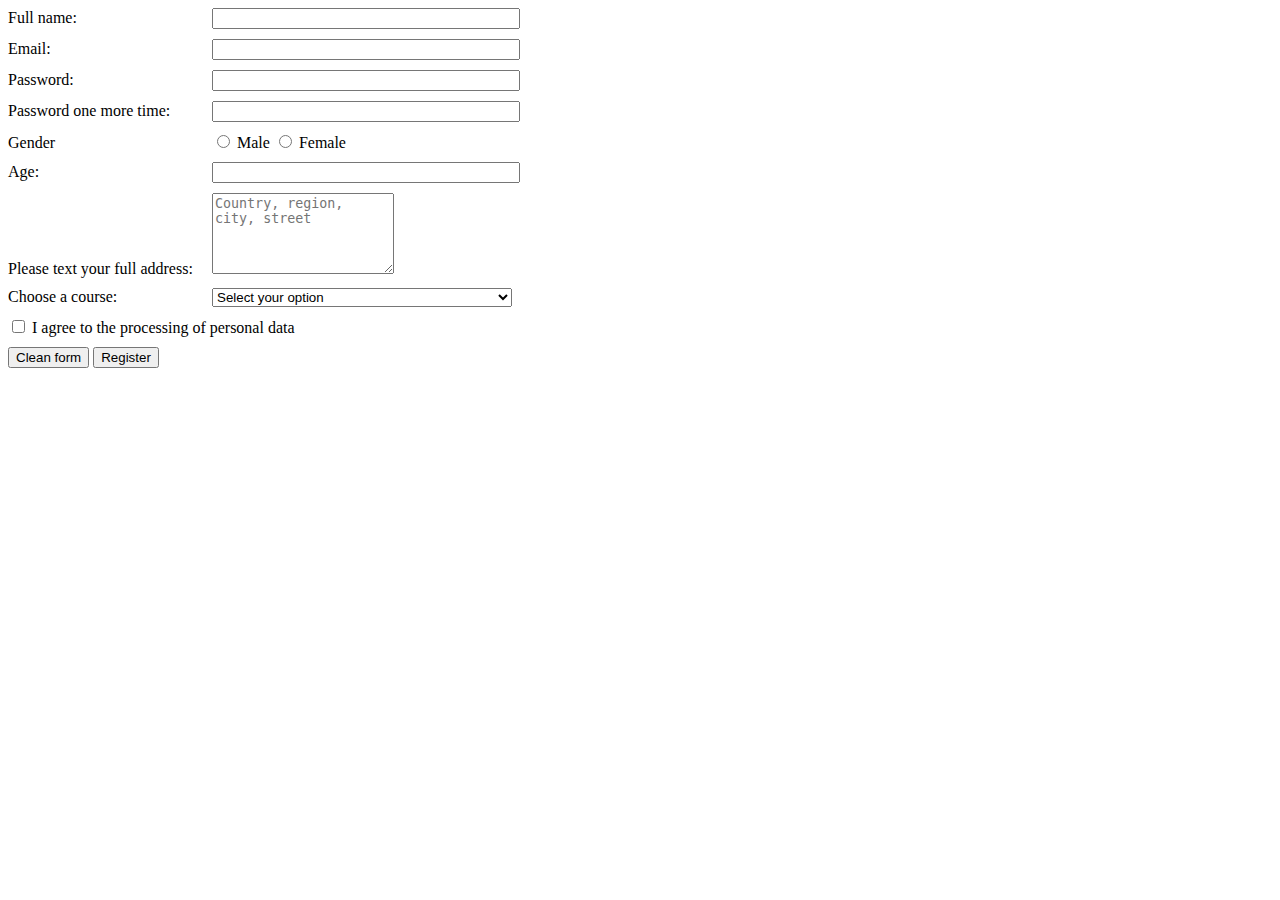
<file: HW_4/index.html>
<!DOCTYPE html>
<html lang="en">
  <head>
    <meta charset="UTF-8" />
    <meta name="viewport" content="width=device-width, initial-scale=1.0" />
    <title>Registration Form</title>
    <style>
      .form-row {
        margin-bottom: 10px;
      }
      .form-row .col-label {
        display: inline-block;
        width: 200px;
      }
      .form-row .col-field {
        display: inline-block;
        width: 300px;
      }
    </style>
  </head>

  <body>
    <form action="/action_page.php">
      <div class="form-row">
        <label class="col-label" for="full_name">Full name:</label>
        <input
          class="col-field"
          type="text"
          id="full_name"
          name="full_name"
          required />
      </div>

      <div class="form-row">
        <label class="col-label" for="email">Email:</label>
        <input
          class="col-field"
          type="email"
          id="email"
          name="email"
          required />
      </div>

      <div class="form-row">
        <label class="col-label" for="password">Password:</label>
        <input
          class="col-field"
          type="password"
          id="password"
          name="password"
          required />
      </div>

      <div class="form-row">
        <label class="col-label" for="password_2nd"
          >Password one more time:</label
        >
        <input
          class="col-field"
          type="password"
          id="password_2nd"
          name="password_2nd"
          required />
      </div>

      <div class="form-row">
        <span class="col-label">Gender</span>

        <div class="col-field">
          <label>
            <input type="radio" name="gender" value="male" required />
            <span>Male</span>
          </label>

          <label>
            <input type="radio" name="gender" value="female" required />
            <span>Female</span>
          </label>
        </div>
      </div>

      <div class="form-row">
        <label class="col-label" for="age">Age:</label>
        <input
          class="col-field"
          type="number"
          id="age"
          name="age"
          min="0"
          max="110"
          required />
      </div>

      <div class="form-row">
        <label class="col-label" for="full_address"
          >Please text your full address:</label
        >
        <textarea
          required
          placeholder="Country, region, city, street"
          id="full_address"
          name="full_address"
          rows="5"
          cols="20"></textarea>
      </div>

      <div class="form-row">
        <label class="col-label" for="course">Choose a course:</label>
        <select class="col-field" id="course" name="course" required>
          <option value="" disabled selected>Select your option</option>
          <optgroup label="Tech courses">
            <option value="FE">Front-End</option>
            <option value="BE">Back-End</option>
            <option value="QA">QA Manual</option>
          </optgroup>
          <optgroup label="Non-Tech courses">
            <option value="PM">Project management</option>
          </optgroup>
        </select>
      </div>

      <div class="form-row">
        <input
          type="checkbox"
          id="pers_data"
          name="pers_data"
          value="data"
          required />
        <label for="pers_data">
          I agree to the processing of personal data</label
        >
      </div>

      <div class="form-row">
        <button type="reset">Clean form</button>
        <button type="submit">Register</button>
      </div>
    </form>
  </body>
</html>
</file>
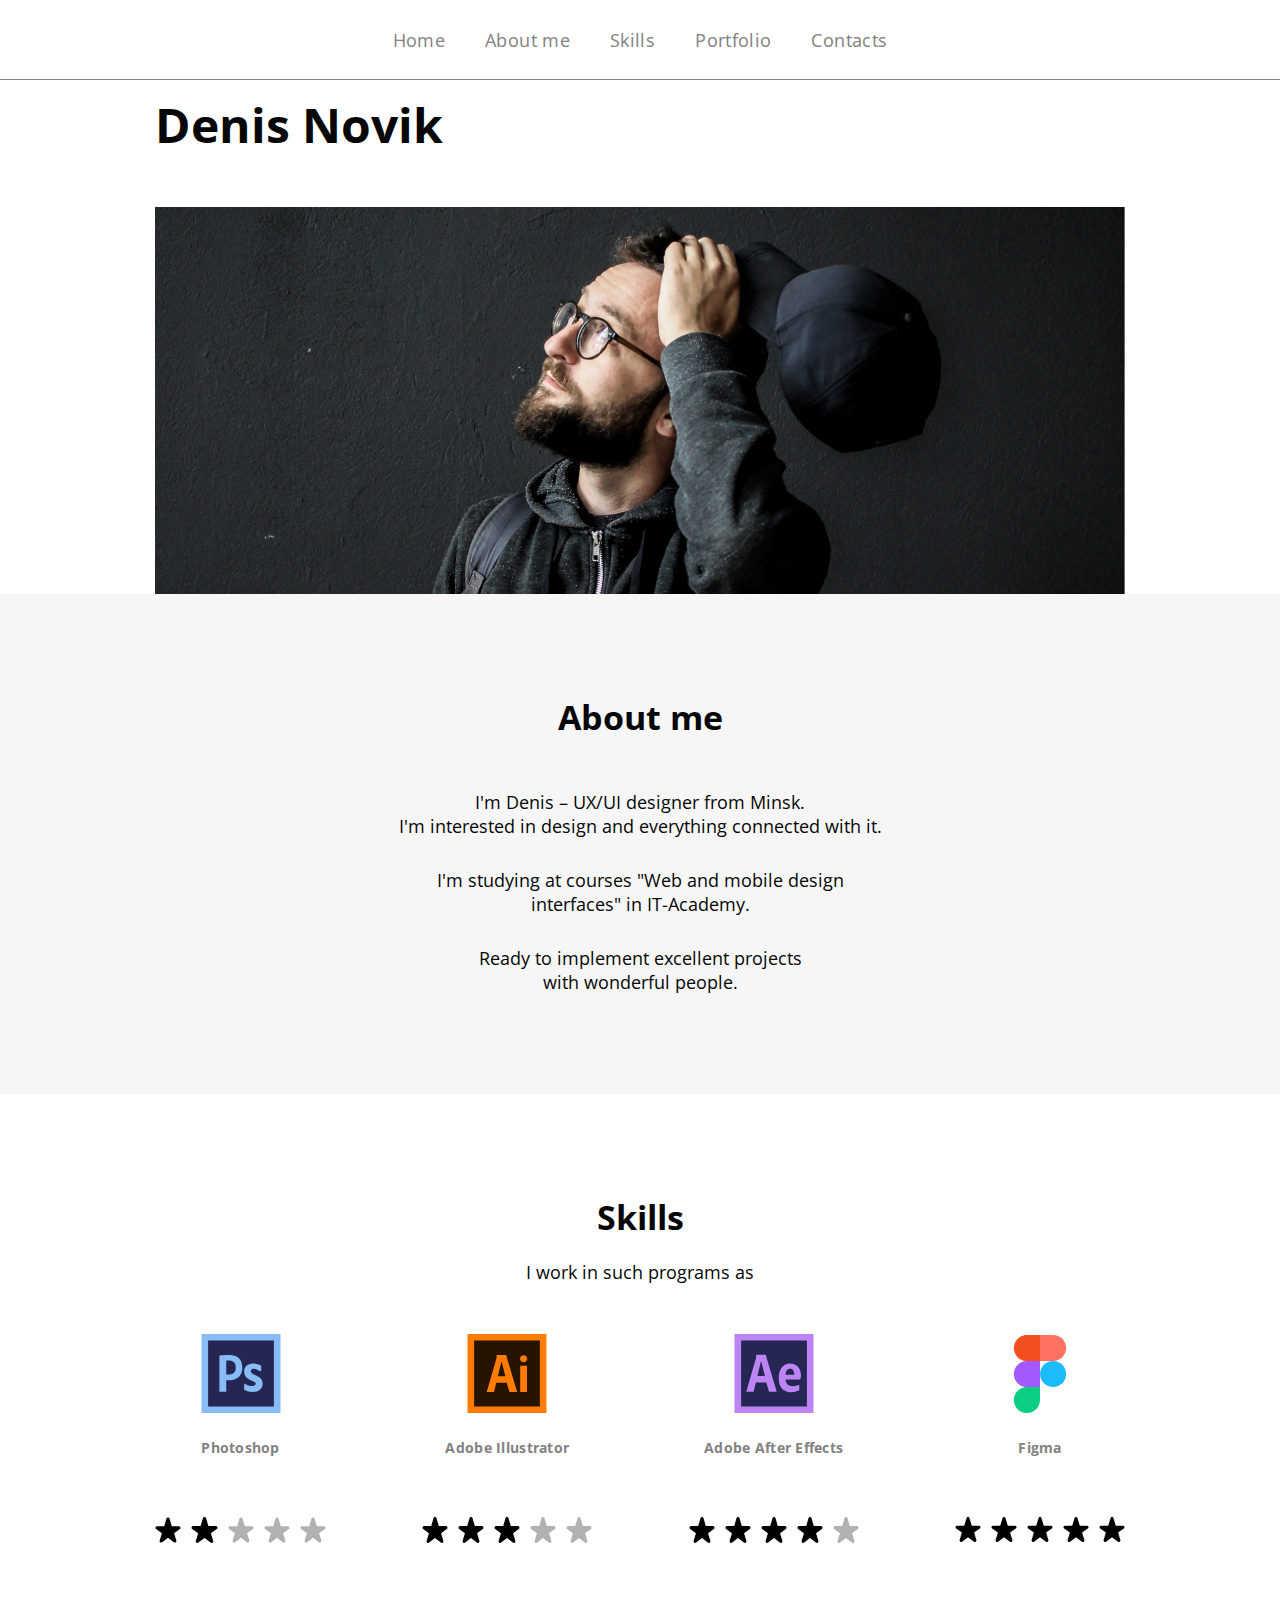
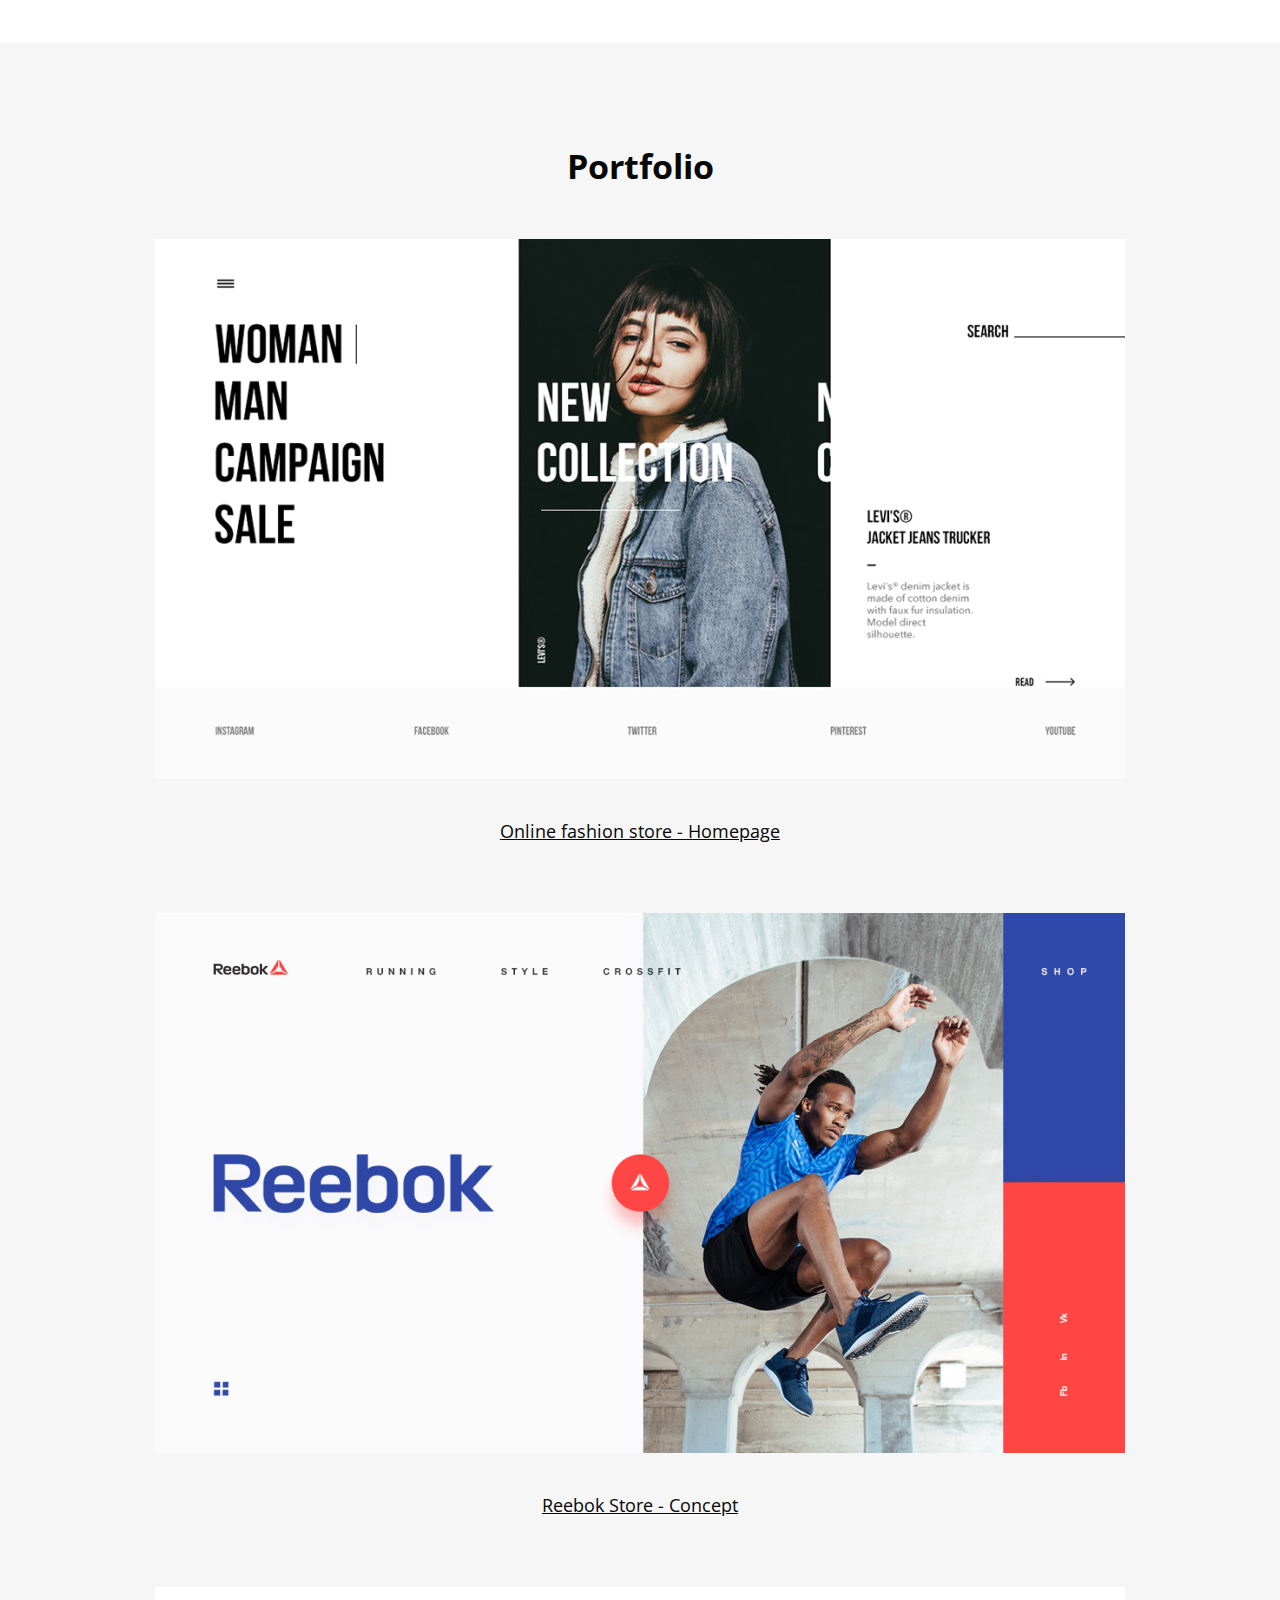
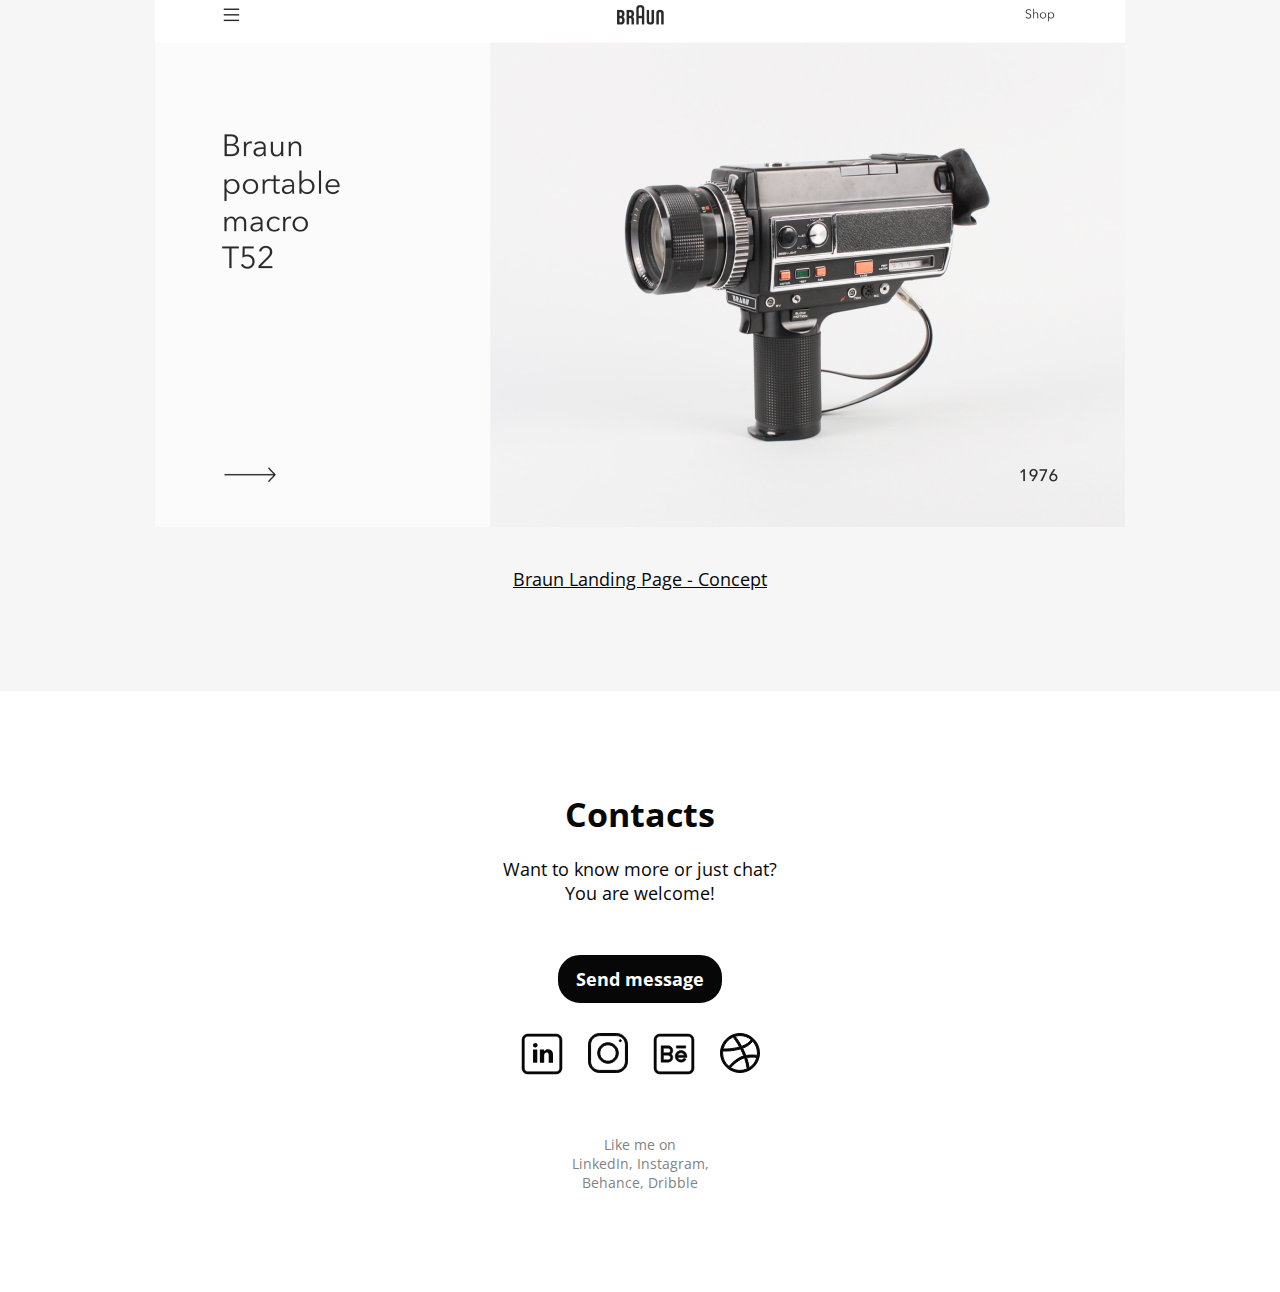
<file: HW_5/index.html>
<!DOCTYPE html>
<html lang="en">
  <head>
    <meta charset="UTF-8" />
    <meta name="viewport" content="width=device-width, initial-scale=1.0" />
    <title>Document</title>
    <link rel="preconnect" href="https://fonts.googleapis.com" />
    <link rel="preconnect" href="https://fonts.gstatic.com" crossorigin />
    <link
      href="https://fonts.googleapis.com/css2?family=Open+Sans:wght@400;700&display=swap"
      rel="stylesheet" />
    <link rel="stylesheet" href="style.css" />
  </head>

  <body>
    <header>
      <nav>
        <ul class="navigation-list">
          <li>
            <a class="navigation-link" href="#home">Home</a>
          </li>
          <li><a class="navigation-link" href="#about_me">About me</a></li>
          <li><a class="navigation-link" href="#skills">Skills</a></li>
          <li><a class="navigation-link" href="#portfolio">Portfolio</a></li>
          <li><a class="navigation-link" href="#contacts">Contacts</a></li>
        </ul>
      </nav>
    </header>

    <main>
      <div class="container">
        <h1 class="persons-name">Denis Novik</h1>
        <img src="assets/img/denis_novik.jpg" alt="Denis Novik photo" />
      </div>

      <section id="about_me" class="section bg-gray">
        <div class="container">
          <h2 class="section-heading">About me</h2>

          <div class="intro-text">
            I'm Denis – UX/UI designer from Minsk.
            <div>
              I'm interested in design and everything connected with it.
            </div>
          </div>

          <div class="intro-text">
            I'm studying at courses "Web and mobile design <br />
            interfaces" in IT-Academy.
          </div>
          <div>
            Ready to implement excellent projects <br />
            with wonderful people.
          </div>
        </div>
      </section>

      <section id="skills" class="section">
        <div class="container">
          <hgroup>
            <h2 class="section-heading">Skills</h2>
            <p>I work in such programs as</p>
          </hgroup>

          <ul class="tools-skills">
            <li>
              <figure>
                <img
                  class="tools-picture"
                  width="80"
                  height="80"
                  src="assets/img/photoshop.svg"
                  alt="image of adobe photoshop" />
                <figcaption class="skills-font">Photoshop</figcaption>
              </figure>
              <div class="rating">
                <img
                  width="26"
                  height="26"
                  src="assets/img/star-icon.svg"
                  alt="star icon" />
                <img src="assets/img/star-icon.svg" alt="star icon" />
                <img
                  width="26"
                  height="26"
                  class="grey-star"
                  src="assets/img/star-icon.svg"
                  alt="star icon" />
                <img
                  width="26"
                  height="26"
                  class="grey-star"
                  src="assets/img/star-icon.svg"
                  alt="star icon" />
                <img
                  width="26"
                  height="26"
                  class="grey-star"
                  src="assets/img/star-icon.svg"
                  alt="star icon" />
              </div>
            </li>

            <li>
              <figure>
                <img
                  class="tools-picture"
                  width="80"
                  height="80"
                  src="assets/img/abode_ill.svg"
                  alt="image of adobe illustrator" />
                <figcaption class="skills-font">Adobe Illustrator</figcaption>
              </figure>
              <div class="rating">
                <img
                  width="26"
                  height="26"
                  src="assets/img/star-icon.svg"
                  alt="star icon" />
                <img
                  width="26"
                  height="26"
                  src="assets/img/star-icon.svg"
                  alt="star icon" />
                <img
                  width="26"
                  height="26"
                  src="assets/img/star-icon.svg"
                  alt="star icon" />
                <img
                  width="26"
                  height="26"
                  class="grey-star"
                  src="assets/img/star-icon.svg"
                  alt="star icon" />

                <img
                  width="26"
                  height="26"
                  class="grey-star"
                  src="assets/img/star-icon.svg"
                  alt="star icon" />
              </div>
            </li>

            <li>
              <figure>
                <img
                  class="tools-picture"
                  width="80"
                  height="80"
                  src="assets/img/adobe_after_effects.svg"
                  alt="image of adobe effects" />
                <figcaption class="skills-font">Adobe After Effects</figcaption>
              </figure>
              <div class="rating">
                <img
                  width="26"
                  height="26"
                  src="assets/img/star-icon.svg"
                  alt="star icon" />
                <img
                  width="26"
                  height="26"
                  src="assets/img/star-icon.svg"
                  alt="star icon" />
                <img
                  width="26"
                  height="26"
                  src="assets/img/star-icon.svg"
                  alt="star icon" />
                <img
                  width="26"
                  height="26"
                  src="assets/img/star-icon.svg"
                  alt="star icon" />
                <img
                  width="26"
                  height="26"
                  class="grey-star"
                  src="assets/img/star-icon.svg"
                  alt="star icon" />
              </div>
            </li>

            <li>
              <figure class="skill-item">
                <img
                  class="tools-picture"
                  width="54"
                  height="80"
                  src="assets/img/Figma.svg"
                  alt="image of Figma" />
                <figcaption class="skills-font">Figma</figcaption>
              </figure>
              <div class="rating">
                <img
                  width="26"
                  height="26"
                  src="assets/img/star-icon.svg"
                  alt="star icon" />
                <img
                  width="26"
                  height="26"
                  src="assets/img/star-icon.svg"
                  alt="star icon" />
                <img
                  width="26"
                  height="26"
                  src="assets/img/star-icon.svg"
                  alt="star icon" />
                <img
                  width="26"
                  height="26"
                  src="assets/img/star-icon.svg"
                  alt="star icon" />
                <img
                  width="26"
                  height="26"
                  src="assets/img/star-icon.svg"
                  alt="star icon" />
              </div>
            </li>
          </ul>
        </div>
      </section>

      <section id="portfolio" class="section bg-gray">
        <div class="container">
          <h2 class="section-heading">Portfolio</h2>

          <ul class="portfolio-examples">
            <li>
              <figure>
                <img
                  class="showcase-item-img"
                  src="assets/img/Fashion-Store.jpg"
                  alt="fasion store photo" />
                <figcaption>
                  <a
                    class="portfolio-link"
                    href="#"
                    rel="noopener noreferrer nofollow"
                    target="_blank"
                    >Online fashion store - Homepage</a
                  >
                </figcaption>
              </figure>
            </li>

            <li>
              <figure>
                <img
                  class="showcase-item-img"
                  src="assets/img/reebok_web.jpg"
                  alt="photo of reebok website" />

                <figcaption>
                  <a
                    class="portfolio-link"
                    href="#"
                    rel="noopener noreferrer nofollow"
                    target="_blank"
                    >Reebok Store - Concept</a
                  >
                </figcaption>
              </figure>
            </li>

            <li>
              <figure>
                <img
                  class="showcase-item-img"
                  src="assets/img/braun-landing.jpg"
                  alt="photo of braun website" />

                <figcaption>
                  <a
                    class="portfolio-link"
                    href="#"
                    rel="noopener noreferrer nofollow"
                    target="_blank"
                    >Braun Landing Page - Concept</a
                  >
                </figcaption>
              </figure>
            </li>
          </ul>
        </div>
      </section>
    </main>
    <footer id="contacts" class="section">
      <div class="container">
        <hgroup>
          <h2 class="section-heading">Contacts</h2>
          <p>Want to know more or just chat?</p>
          <p>You are welcome!</p>
        </hgroup>
        <div class="send-container">
          <a href="mailto:#" class="send-button">Send message</a>
        </div>

        <ul class="social-media">
          <li>
            <a
              href="https://ge.linkedin.com/"
              rel="noopener noreferrer nofollow"
              target="_blank"
              ><img src="assets/img/linkedin.svg" alt="linkedin link"
            /></a>
          </li>
          <li>
            <a
              href="https://www.instagram.com/"
              rel="noopener noreferrer nofollow"
              target="_blank"
              ><img src="assets/img/instagram.svg" alt="Instagram link"
            /></a>
          </li>
          <li>
            <a
              href="https://www.behance.net/"
              rel="noopener noreferrer nofollow"
              target="_blank"
              ><img src="assets/img/behance.svg" alt="Dehance link" />
            </a>
          </li>
          <li>
            <a
              href="https://dribbble.com/"
              rel="noopener noreferrer nofollow"
              target="_blank"
              ><img src="assets/img/dribbble.svg" alt="Dribble link"
            /></a>
          </li>
        </ul>
        <div class="like-me-container">
          <div class="like-me">
            Like me on <br />LinkedIn, Instagram, Behance, Dribble
          </div>
        </div>
      </div>
    </footer>
  </body>
</html>
</file>
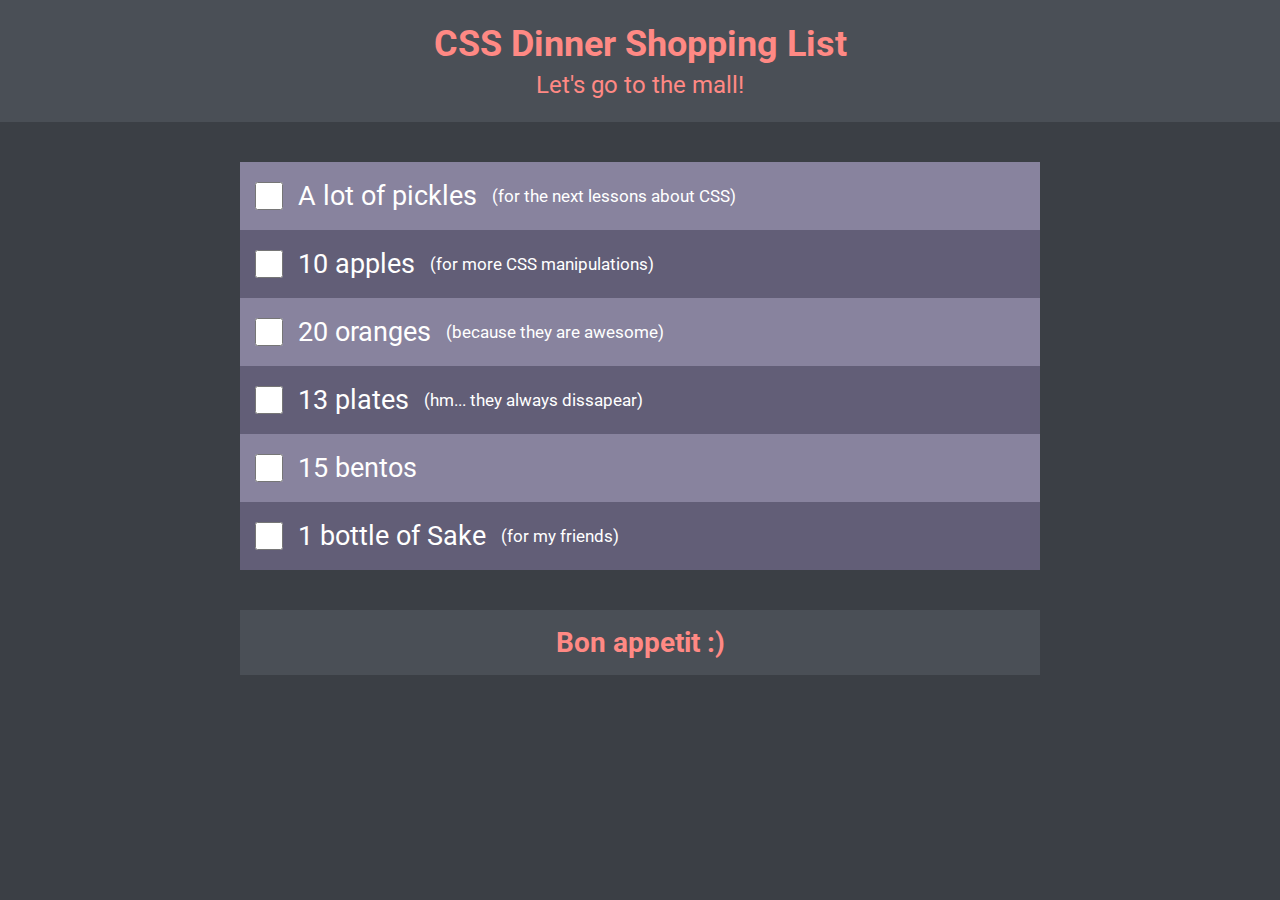
<file: HW_6/index.html>
<!DOCTYPE html>
<html lang="en">
  <head>
    <meta charset="UTF-8" />
    <meta name="viewport" content="width=device-width, initial-scale=1.0" />
    <title>CSS Dinner Shopping List</title>
    <link rel="preconnect" href="https://fonts.googleapis.com" />
    <link rel="preconnect" href="https://fonts.gstatic.com" crossorigin />
    <link
      href="https://fonts.googleapis.com/css2?family=Roboto:ital,wght@0,100;0,300;0,400;0,500;0,700;0,900;1,100;1,300;1,400;1,500;1,700;1,900&display=swap"
      rel="stylesheet" />
    <link rel="stylesheet" href="style.css" />
  </head>

  <body>
    <header class="header">
      <div class="container">
        <hgroup class="page-header-group">
          <h1>CSS Dinner Shopping List</h1>
          <p>Let's go to the mall!</p>
        </hgroup>
      </div>
    </header>

    <main class="main">
      <div class="container">
        <ul class="items-list">
          <li class="item">
            <label class="item-label">
              <input type="checkbox" />
              <div class="item-text">
                <p>A lot of pickles</p>
                <span>for the next lessons about CSS</span>
              </div>
            </label>
          </li>

          <li class="item">
            <label class="item-label">
              <input type="checkbox" />
              <div class="item-text">
                <p>10 apples</p>

                <span>for more CSS manipulations</span>
              </div>
            </label>
          </li>

          <li class="item">
            <label class="item-label">
              <input type="checkbox" />
              <div class="item-text">
                <p>20 oranges</p>

                <span>because they are awesome</span>
              </div>
            </label>
          </li>

          <li class="item">
            <label class="item-label">
              <input type="checkbox" />
              <div class="item-text">
                <p>13 plates</p>

                <span>hm... they always dissapear</span>
              </div>
            </label>
          </li>

          <li class="item">
            <label class="item-label">
              <input type="checkbox" />
              <div class="item-text">
                <p>15 bentos</p>
              </div>
            </label>
          </li>

          <li class="item">
            <label class="item-label">
              <input type="checkbox" />
              <div class="item-text">
                <p>1 bottle of Sake</p>

                <span>for my friends</span>
              </div>
            </label>
          </li>
        </ul>
      </div>
    </main>

    <footer class="footer">
      <div class="container">
        <h2>Bon appetit :&#41;</h2>
      </div>
    </footer>
  </body>
</html>
</file>
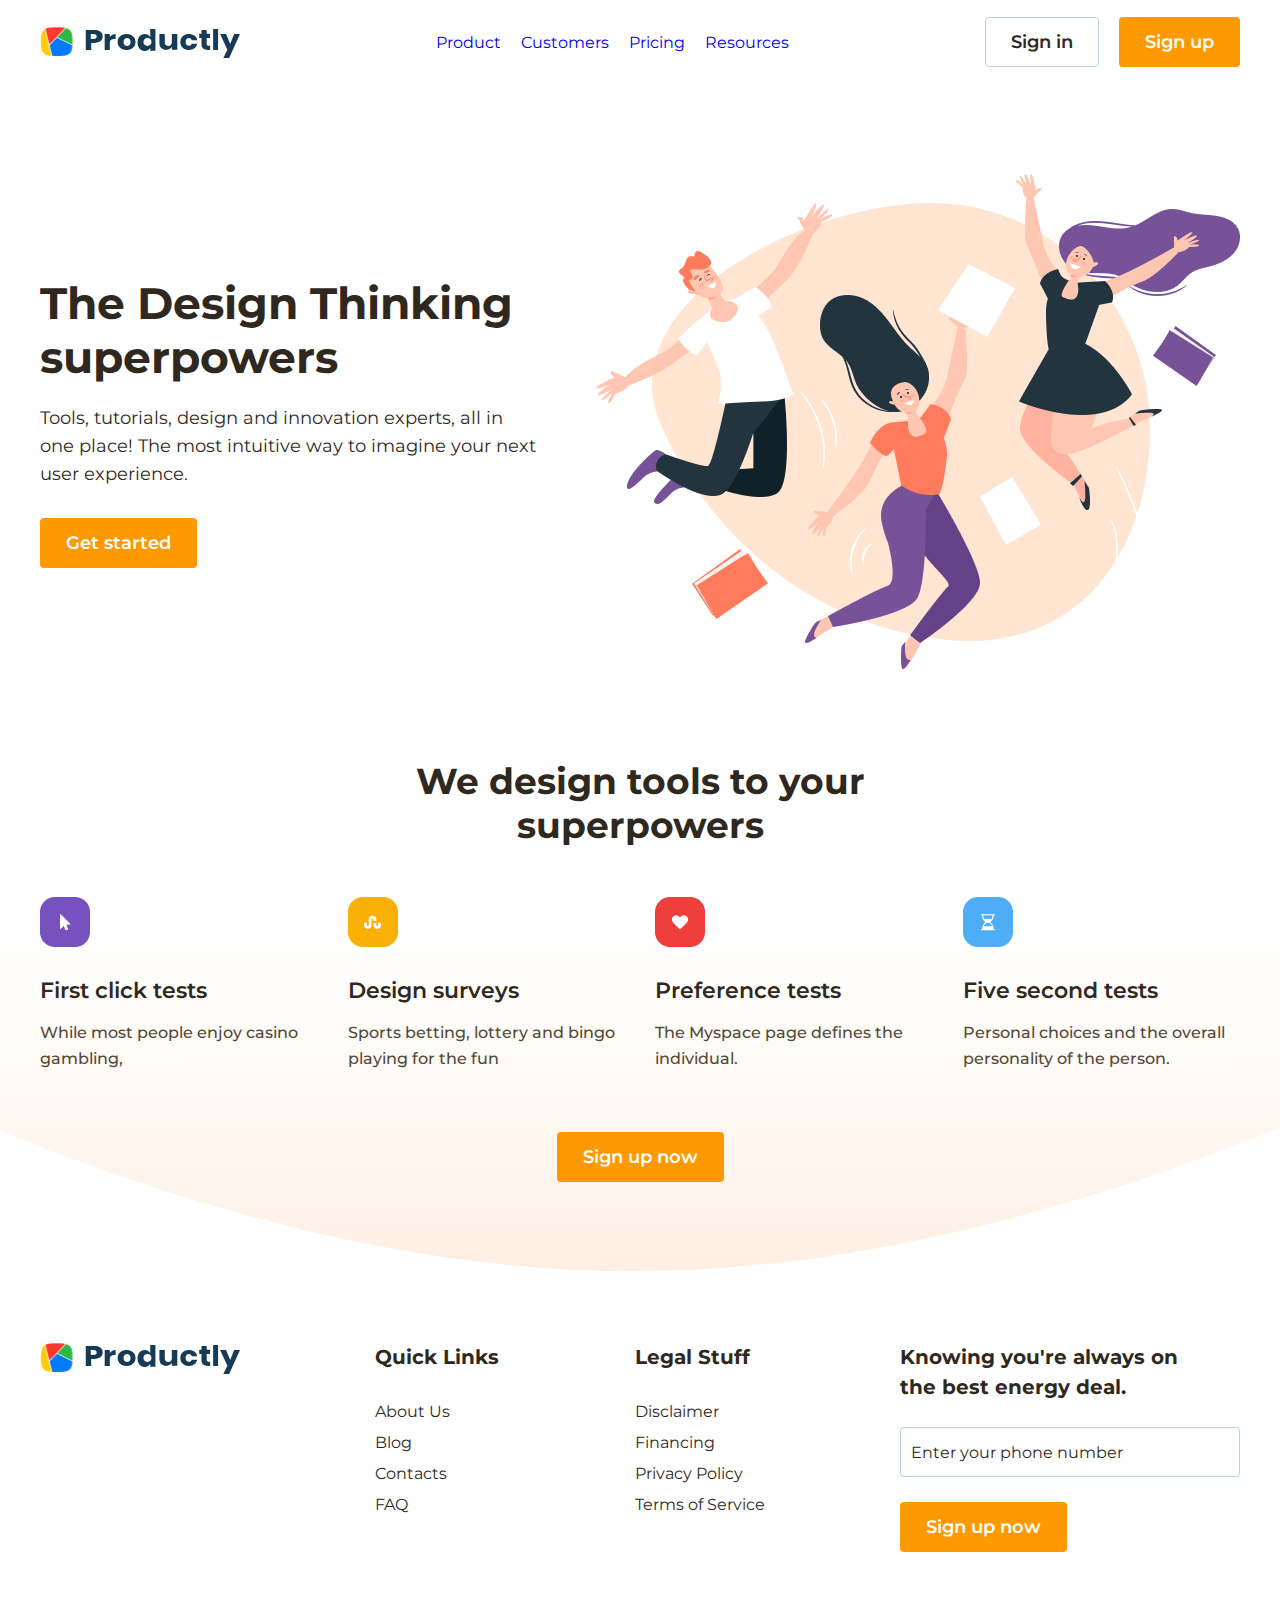
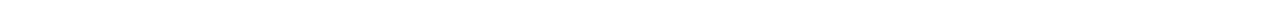
<file: HW_7/index.html>
<!DOCTYPE html>
<html lang="en">
  <head>
    <meta charset="UTF-8" />
    <meta name="viewport" content="width=device-width, initial-scale=1.0" />
    <title>Document</title>
    <link rel="preconnect" href="https://fonts.googleapis.com" />
    <link rel="preconnect" href="https://fonts.gstatic.com" crossorigin />
    <link
      href="https://fonts.googleapis.com/css2?family=Montserrat:ital,wght@0,100..900;1,100..900&family=Roboto:ital,wght@0,100;0,300;0,400;0,500;0,700;0,900;1,100;1,300;1,400;1,500;1,700;1,900&display=swap"
      rel="stylesheet" />
    <link rel="stylesheet" href="style.css" />
  </head>

  <body>
    <header class="container">
      <div class="navigation-list">
        <div class="logo">
          <a href="#"><img src="assets/logo.svg" alt="logo" /></a>
        </div>
        <nav>
          <ul>
            <li><a class="menu-link" href="#">Product</a></li>
            <li><a class="menu-link" href="#">Customers</a></li>
            <li><a class="menu-link" href="#">Pricing</a></li>
            <li><a class="menu-link" href="#">Resources</a></li>
          </ul>
        </nav>
        <div class="buttons">
          <button type="button" class="btn btn-white">Sign in</button>
          <button type="button" class="btn">Sign up</button>
        </div>
      </div>
    </header>

    <main>
      <section>
        <div class="container">
          <div class="hero">
            <div>
              <h1 class="hero-title">The Design Thinking superpowers</h1>
              <p class="hero-description">
                Tools, tutorials, design and innovation experts, all in one
                place! The most intuitive way to imagine your next user
                experience.
              </p>
              <button type="button" class="btn">Get started</button>
            </div>

            <img src="assets/first imafe.png" alt="people-image" />
          </div>
        </div>
      </section>

      <section class="tools">
        <div class="container">
          <div class="tools-title-container">
            <h2 class="tools-title">We design tools to your superpowers</h2>
          </div>

          <ul class="list-tools">
            <li class="tools-item">
              <img class="tool-img" src="assets/cursor-card.png" alt="" />
              <h3 class="tool-title">First click tests</h3>
              <div class="tool-text">
                While most people enjoy casino gambling,
              </div>
            </li>
            <li class="tools-item">
              <img class="tool-img" src="assets/symbol-card.png" alt="" />
              <h3 class="tool-title">Design surveys</h3>
              <div class="tool-text">
                Sports betting, lottery and bingo playing for the fun
              </div>
            </li>
            <li class="tools-item">
              <img class="tool-img" src="assets/heart-card.png" alt="" />
              <h3 class="tool-title">Preference tests</h3>
              <div class="tool-text">
                The Myspace page defines the individual.
              </div>
            </li>
            <li class="tools-item">
              <img class="tool-img" src="assets/clock-card.png" alt="" />
              <h3 class="tool-title">Five second tests</h3>
              <div class="tool-text">
                Personal choices and the overall personality of the person.
              </div>
            </li>
          </ul>

          <div class="tools-btn-container">
            <button type="button" class="btn">Sign up now</button>
          </div>
        </div>
      </section>
    </main>

    <footer>
      <div class="container">
        <div class="footer-container">
          <div>
            <img src="assets/logo.svg" alt="" />
          </div>
          <div>
            <ul class="footer-lists">
              <h4>Quick Links</h4>
              <div class="footer-lists-items">
                <li>About Us</li>
                <li>Blog</li>
                <li>Contacts</li>
                <li>FAQ</li>
              </div>
            </ul>
          </div>

          <div>
            <ul class="footer-lists">
              <h4>Legal Stuff</h4>
              <div class="footer-lists-items">
                <li>Disclaimer</li>
                <li>Financing</li>
                <li>Privacy Policy</li>
                <li>Terms of Service</li>
              </div>
            </ul>
          </div>

          <div>
            <h4 class="reg-block">
              Knowing you're always on the best energy deal.
            </h4>
            <form>
              <div class="form-row">
                <label class="col-label" for="phone bumber"
                  >Enter your phone number</label
                >
              </div>
            </form>
            <button type="submit" class="btn">Sign up now</button>
          </div>
        </div>
      </div>
    </footer>
  </body>
</html>
</file>
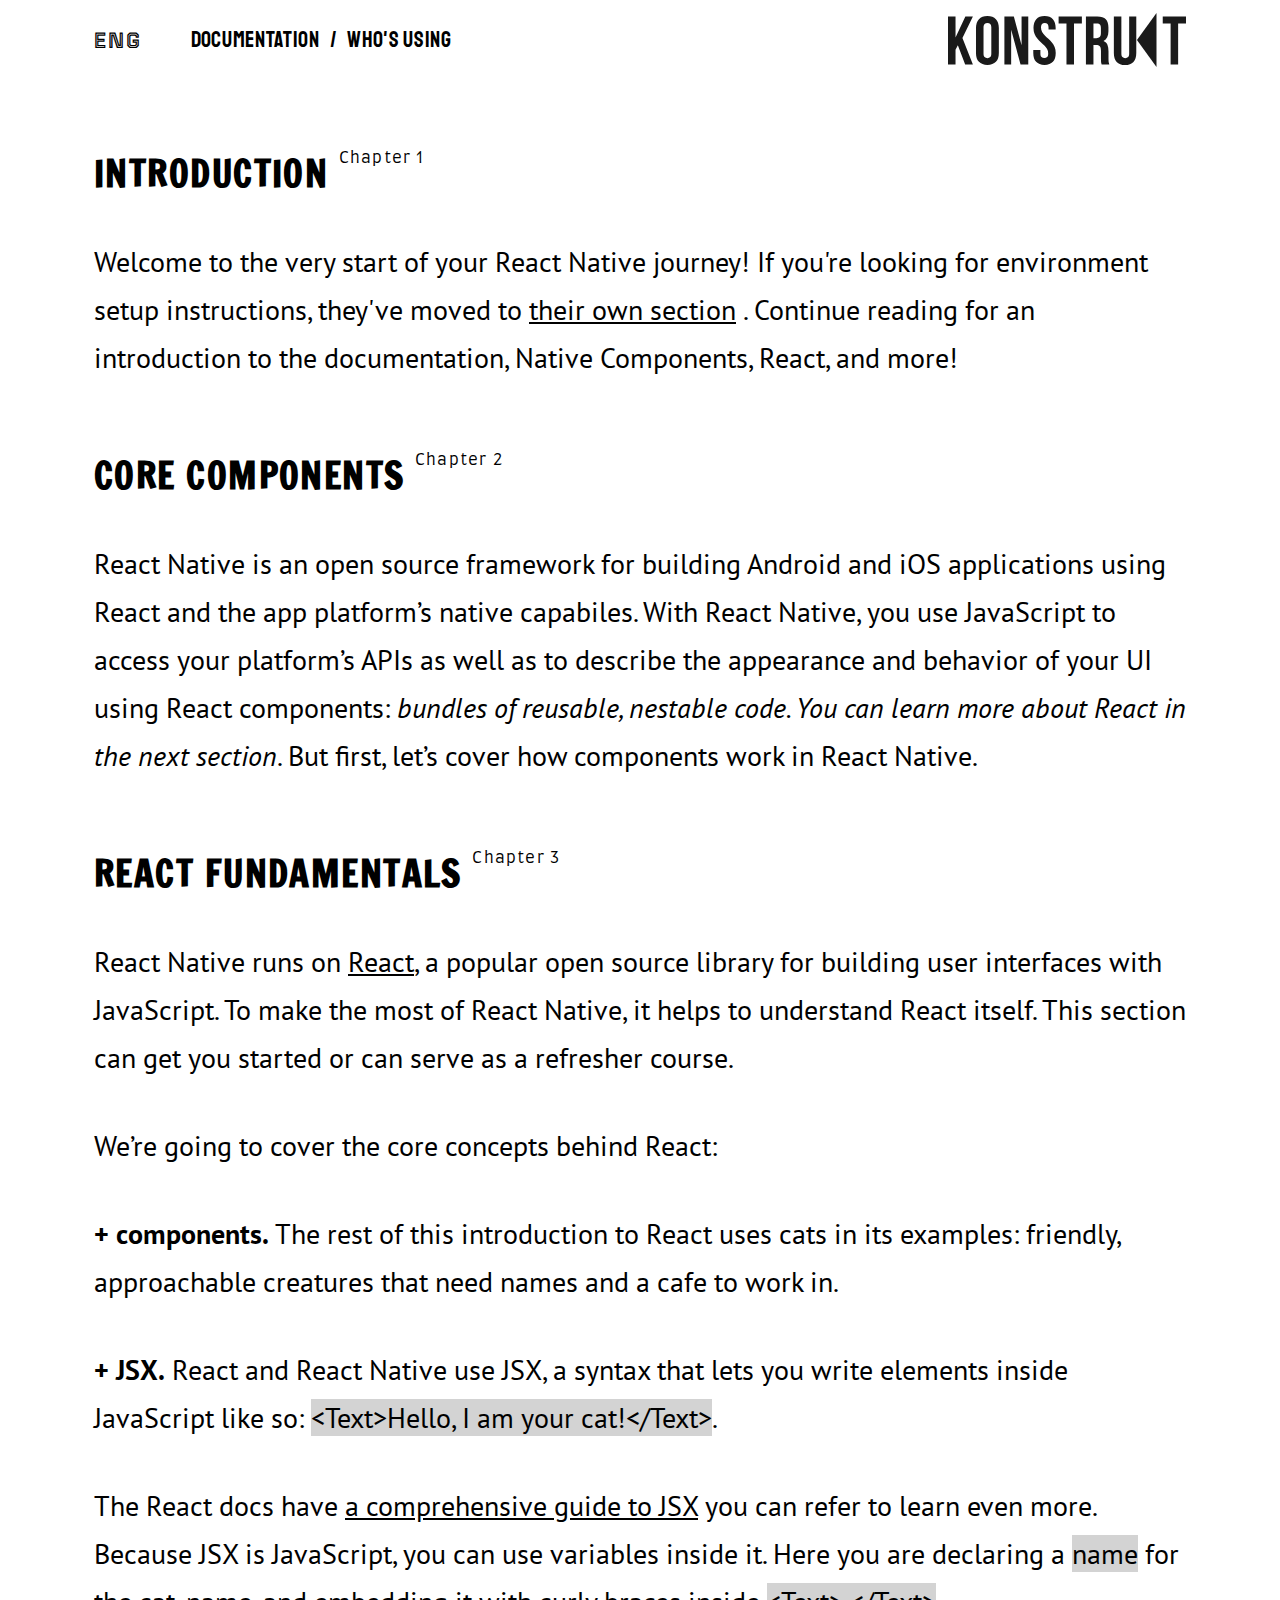
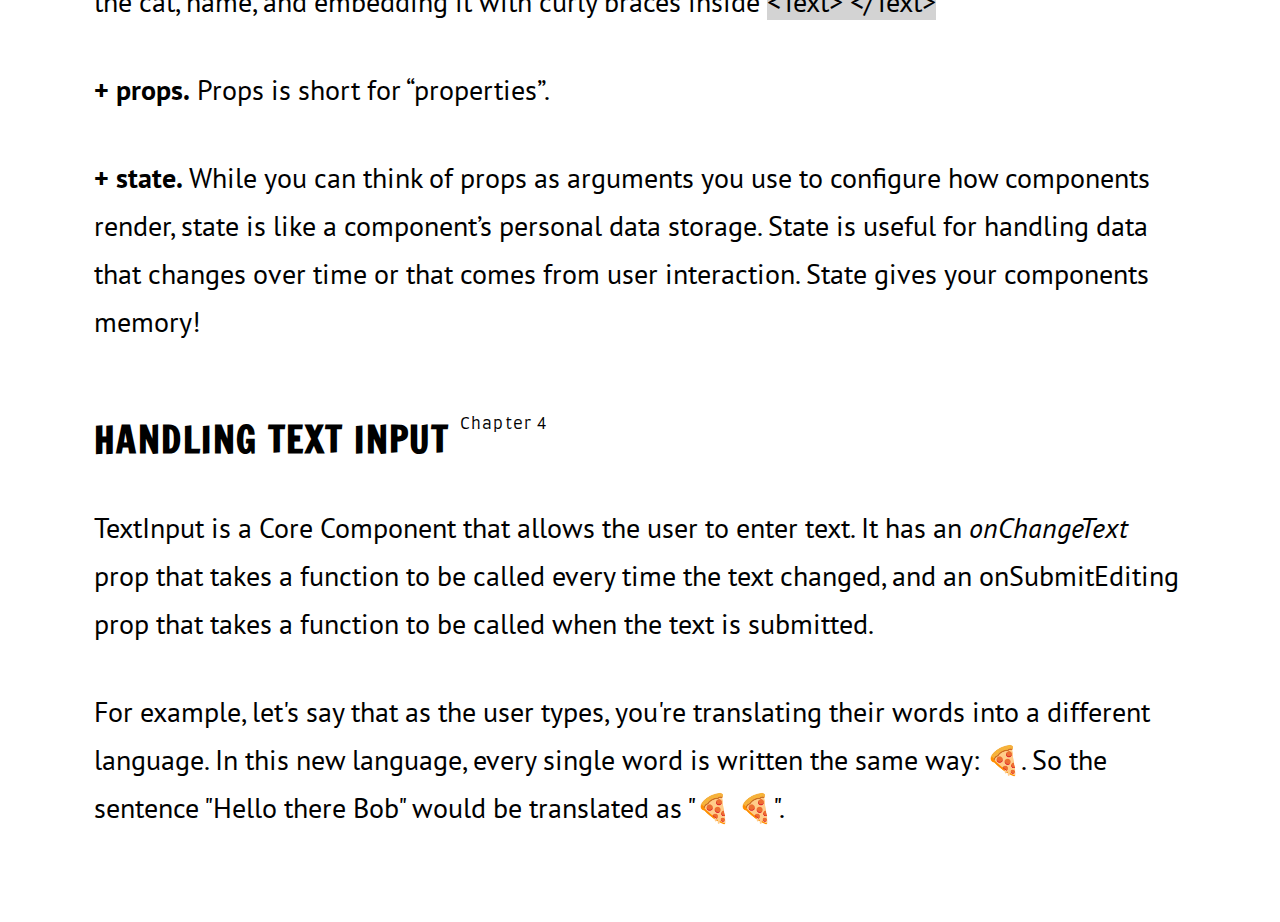
<file: HW_Fonts/index.html>
<!DOCTYPE html>
<html lang="en">
  <head>
    <meta charset="UTF-8" />
    <meta name="viewport" content="width=device-width, initial-scale=1.0" />
    <title>Document</title>
    <link rel="stylesheet" href="fonts.css" />
    <link rel="stylesheet" href="style.css" />
  </head>

  <body class="container">
    <header class="header">
      <div class="lang">ENG</div>
      <div class="nav">
        <span class="nav-item">Documentation</span>
        <span class="nav-separator">/</span>
        <span class="nav-item">Who's using</span>
      </div>
      <div class="logo">
        <a href="#"><img src="css/img/company-logo-black.svg" alt="logo" /></a>
      </div>
    </header>

    <main>
      <section class="section">
        <h2 class="heading">
          Introduction
          <sup class="heading-sup">Chapter 1</sup>
        </h2>
        <p>
          Welcome to the very start of your React Native journey! If you're
          looking for environment setup instructions, they've moved to
          <span class="underline">their own section</span>
          . Continue reading for an introduction to the documentation, Native
          Components, React, and more!
        </p>
      </section>

      <section class="section">
        <h2 class="heading">
          core components
          <sup class="heading-sup">Chapter 2</sup>
        </h2>
        <p>
          React Native is an open source framework for building Android and iOS
          applications using React and the app platform’s native capabiles. With
          React Native, you use JavaScript to access your platform’s APIs as
          well as to describe the appearance and behavior of your UI using React
          components:
          <span class="italic">
            bundles of reusable, nestable code. You can learn more about React
            in the next section</span
          >. But first, let’s cover how components work in React Native.
        </p>
      </section>

      <section class="section">
        <h2 class="heading">
          React fundamentals
          <sup class="heading-sup">Chapter 3</sup>
        </h2>

        <p>
          React Native runs on <span class="underline">React</span>, a popular
          open source library for building user interfaces with JavaScript. To
          make the most of React Native, it helps to understand React itself.
          This section can get you started or can serve as a refresher course.
        </p>

        <p>We’re going to cover the core concepts behind React:</p>

        <p>
          <span class="bold">+ components.</span>
          The rest of this introduction to React uses cats in its examples:
          friendly, approachable creatures that need names and a cafe to work
          in.
        </p>

        <p>
          <span class="bold">+ JSX.</span>
          React and React Native use JSX, a syntax that lets you write elements
          inside JavaScript like so:
          <span class="highlight"
            >&lt;Text&gt;Hello, I am your cat!&lt;/Text&gt;</span
          >.
        </p>

        <p>
          The React docs have
          <span class="underline">a comprehensive guide to JSX</span> you can
          refer to learn even more. Because JSX is JavaScript, you can use
          variables inside it. Here you are declaring a
          <span class="highlight">name</span> for the cat, name, and embedding
          it with curly braces inside
          <span class="highlight">&lt;Text&gt; &lt;/Text&gt;</span>
        </p>

        <p>
          <span class="bold">+ props.</span>
          Props is short for “properties”.
        </p>

        <p>
          <span class="bold">+ state.</span>
          While you can think of props as arguments you use to configure how
          components render, state is like a component’s personal data storage.
          State is useful for handling data that changes over time or that comes
          from user interaction. State gives your components memory!
        </p>
      </section>

      <section class="section">
        <h2 class="heading">
          handling text input
          <sup class="heading-sup">Chapter 4</sup>
        </h2>
        <p>
          TextInput is a Core Component that allows the user to enter text. It
          has an <span class="italic">onChangeText</span> prop that takes a
          function to be called every time the text changed, and an
          onSubmitEditing prop that takes a function to be called when the text
          is submitted.
        </p>

        <p>
          For example, let's say that as the user types, you're translating
          their words into a different language. In this new language, every
          single word is written the same way: 🍕. So the sentence "Hello there
          Bob" would be translated as "🍕 🍕".
        </p>
      </section>
    </main>
  </body>
</html>
</file>
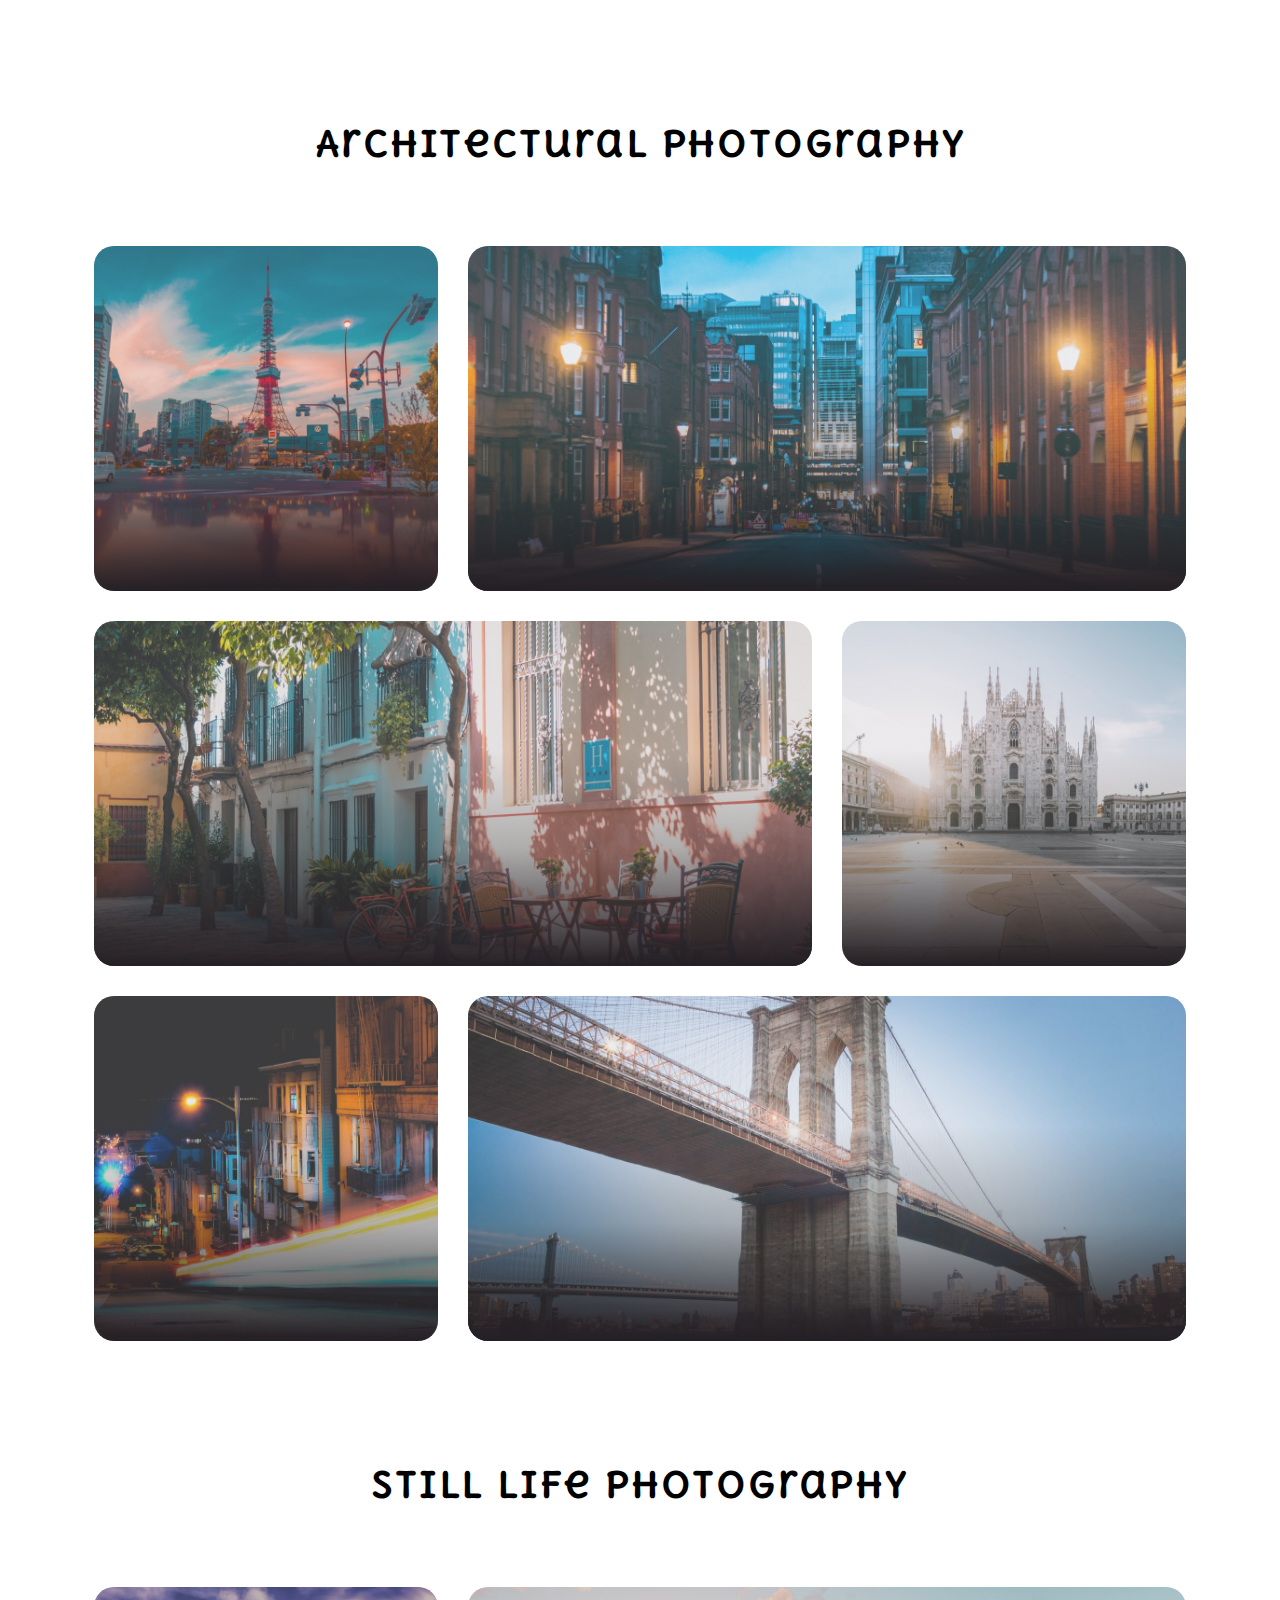
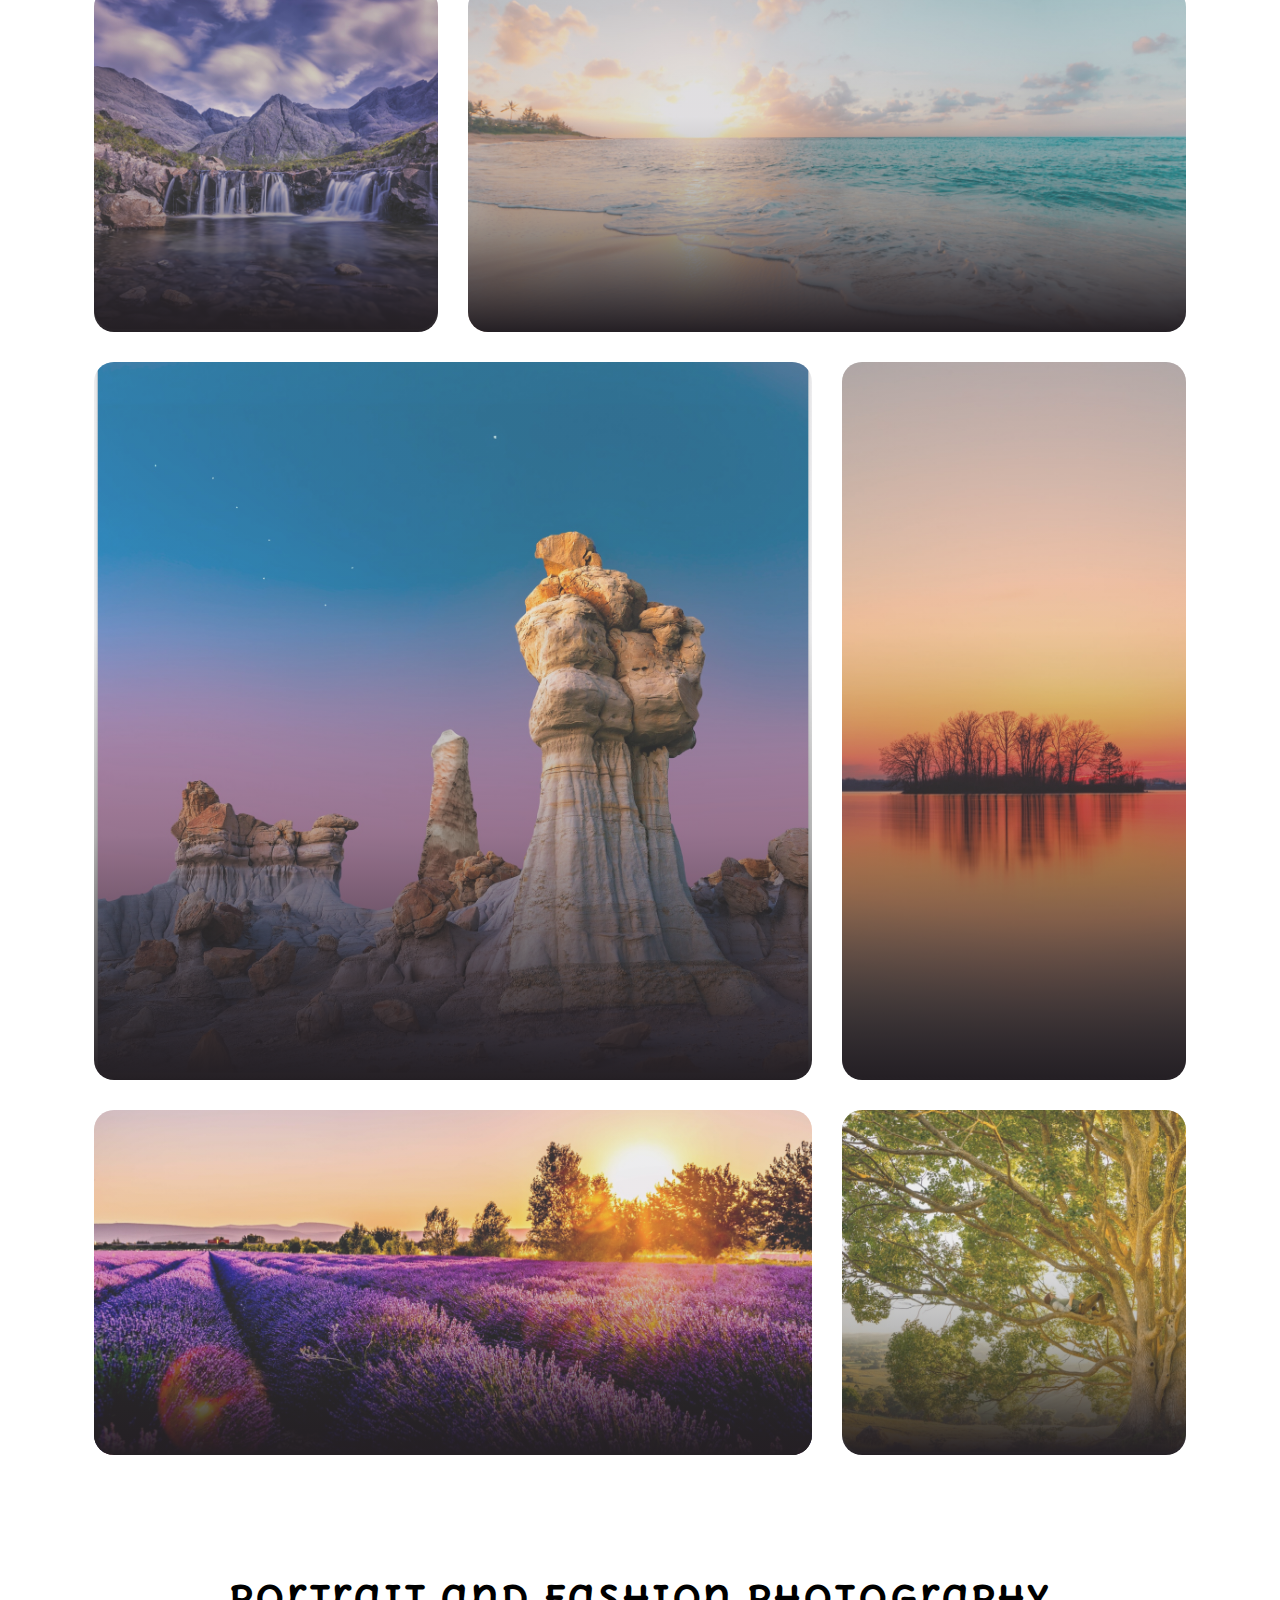
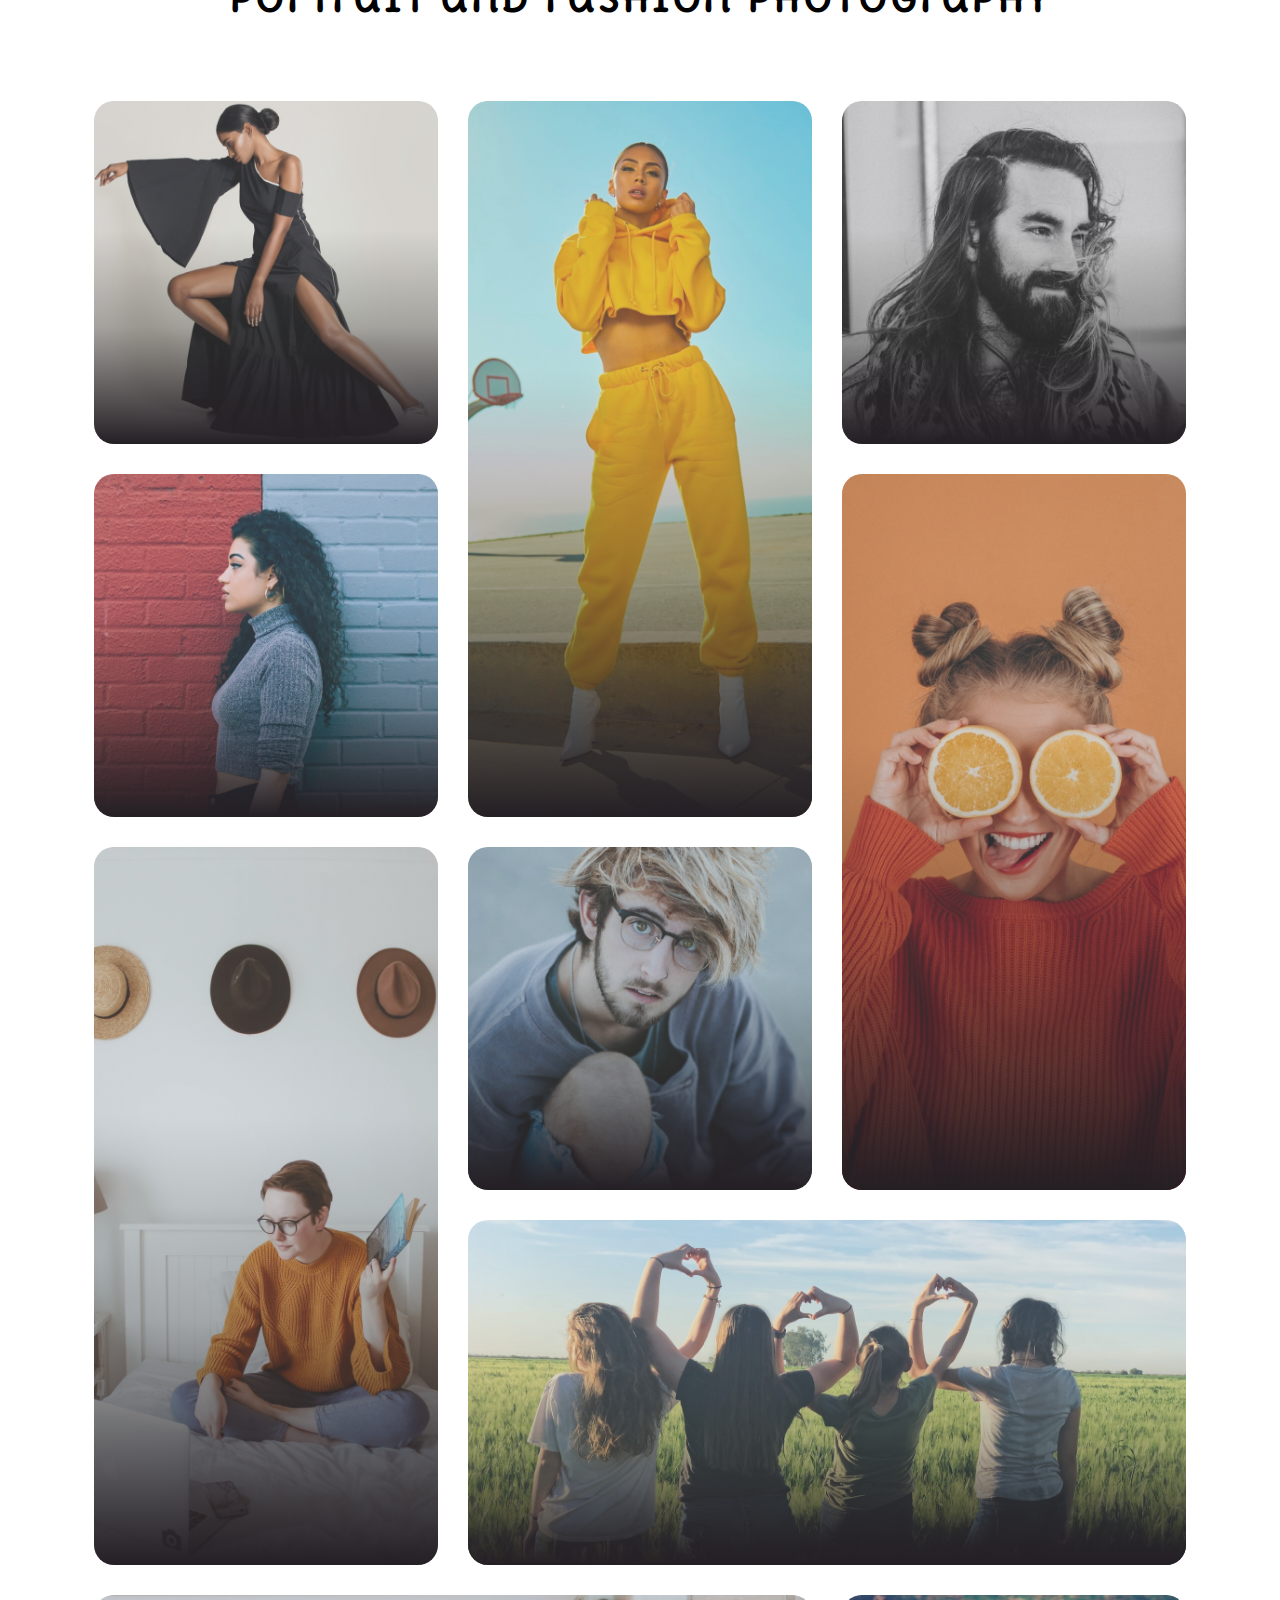
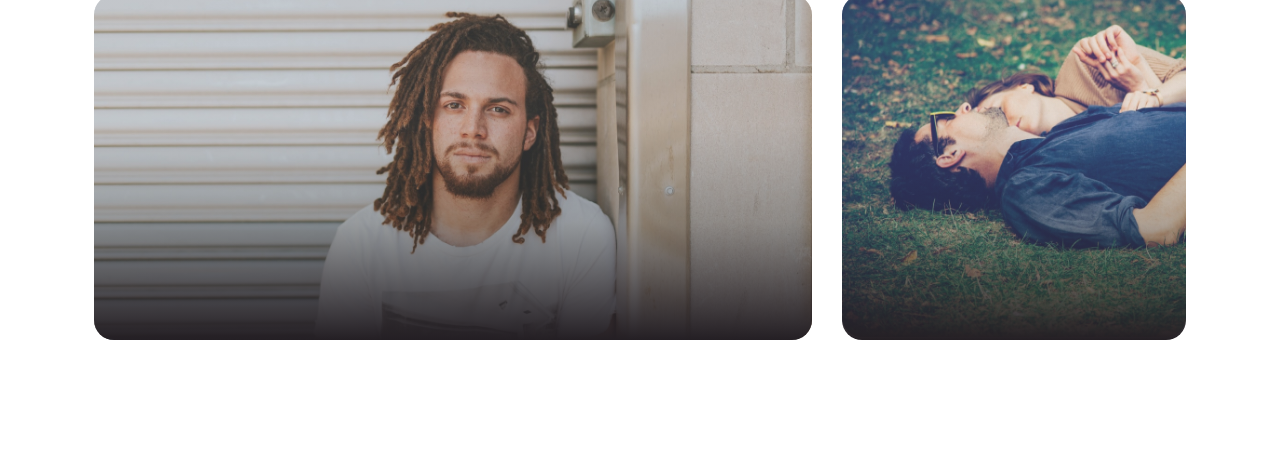
<file: HW_Grid/index.html>
<!DOCTYPE html>
<html lang="en">
  <head>
    <meta charset="UTF-8" />
    <meta name="viewport" content="width=device-width, initial-scale=1.0" />
    <title>Document</title>
    <link rel="preconnect" href="https://fonts.googleapis.com" />
    <link rel="preconnect" href="https://fonts.gstatic.com" crossorigin />
    <link
      href="https://fonts.googleapis.com/css2?family=Delius+Unicase:wght@400;700&family=Montserrat:ital,wght@0,100..900;1,100..900&family=Roboto:ital,wght@0,100;0,300;0,400;0,500;0,700;0,900;1,100;1,300;1,400;1,500;1,700;1,900&display=swap"
      rel="stylesheet" />
    <link rel="stylesheet" href="style.css" />
  </head>
  <body>
    <main>
      <section>
        <div class="container">
          <h2>Architectural Photography</h2>
          <ul class="gallery">
            <li class="item">
              <img
                class="img"
                class="img"
                src="assets/item-square.jpg"
                alt="" />
            </li>
            <li class="item c-span2">
              <img class="img" src="assets/item-landscape-city.jpg" alt="" />
            </li>
            <li class="item c-span2">
              <img class="img" src="assets/item-landscape.jpg" alt="" />
            </li>
            <li class="item">
              <img class="img" src="assets/item-square_white.jpg" alt="" />
            </li>
            <li class="item">
              <img class="img" src="assets/item-square-light.jpg" alt="" />
            </li>
            <li class="item c-span2">
              <img class="img" src="assets/item-bridge.jpg" alt="" />
            </li>
          </ul>
        </div>
      </section>

      <section>
        <div class="container">
          <h2>Still Life Photography</h2>
          <ul class="gallery">
            <li class="item">
              <img class="img" src="assets/waterfall.jpg" alt="" />
            </li>
            <li class="item c-span2">
              <img class="img" src="assets/see.jpg" alt="" />
            </li>
            <li class="item c-span2 r-span2">
              <img class="img" src="assets/mountains.jpg" alt="" />
            </li>
            <li class="item r-span2">
              <img class="img" src="assets/sunset.jpg" alt="" />
            </li>
            <li class="item c-span2">
              <img class="img" src="assets/purple flowers.jpg" alt="" />
            </li>
            <li class="item">
              <img class="img" src="assets/tree.jpg" alt="" />
            </li>
          </ul>
        </div>
      </section>

      <section>
        <div class="container">
          <h2>Portrait and Fashion Photography</h2>

          <ul class="gallery">
            <li class="item">
              <img class="img" src="assets/woman-in-black-dress.jpg" alt="" />
            </li>
            <li class="item r-span2">
              <img class="img" src="assets/yellow costume.jpg" alt="" />
            </li>
            <li class="item">
              <img class="img" src="assets/black-white.jpg" alt="" />
            </li>
            <li class="item">
              <img class="img" src="assets/red-blue.jpg" alt="" />
            </li>
            <li class="item r-span2">
              <img class="img" src="assets/girl_oranges.jpg" alt="" />
            </li>
            <li class="item r-span2">
              <img class="img" src="assets/hats.jpg" alt="" />
            </li>
            <li class="item">
              <img class="img" src="assets/man-in-glasses.jpg" alt="" />
            </li>
            <li class="item c-span2">
              <img class="img" src="assets/few-people.jpg" alt="" />
            </li>
            <li class="item c-span2">
              <img class="img" src="assets/men-last.jpg" alt="" />
            </li>
            <li class="item">
              <img class="img" src="assets/couple.jpg" alt="" />
            </li>
          </ul>
        </div>
      </section>
    </main>
  </body>
</html>
</file>
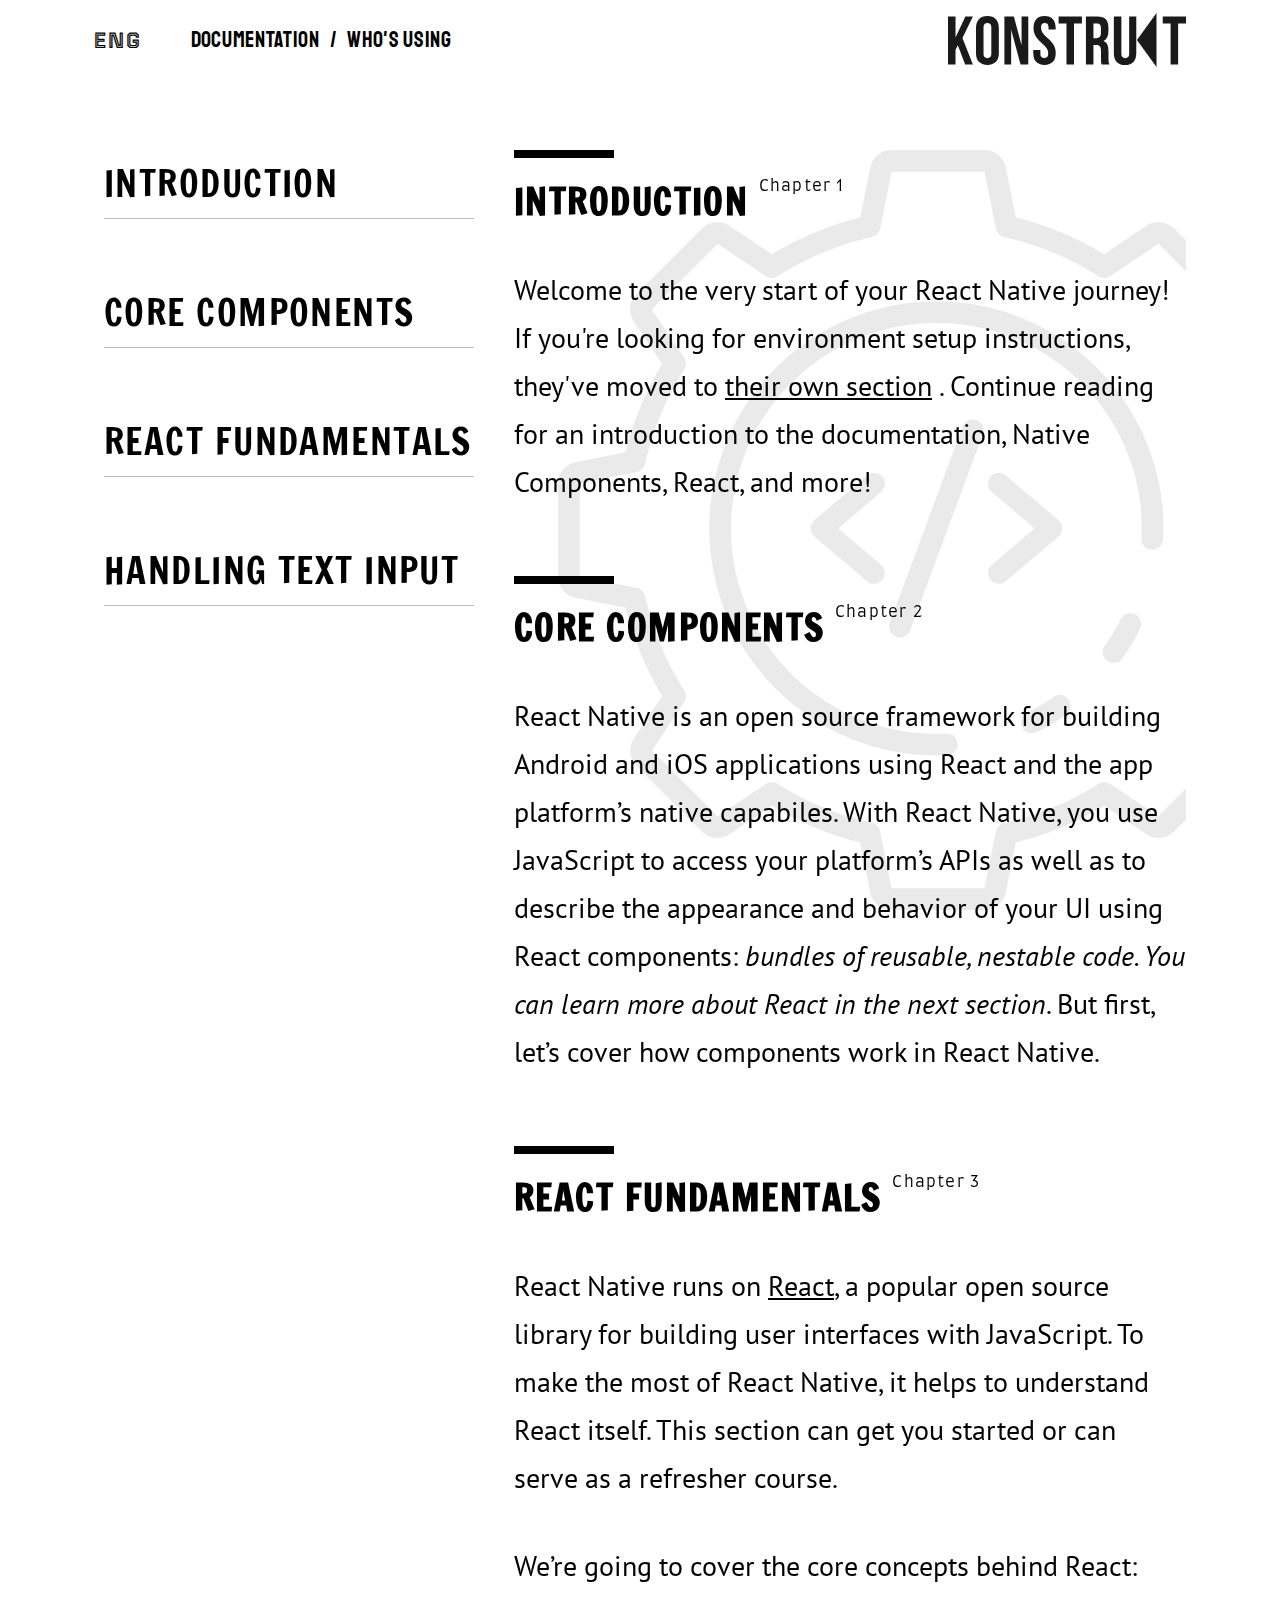
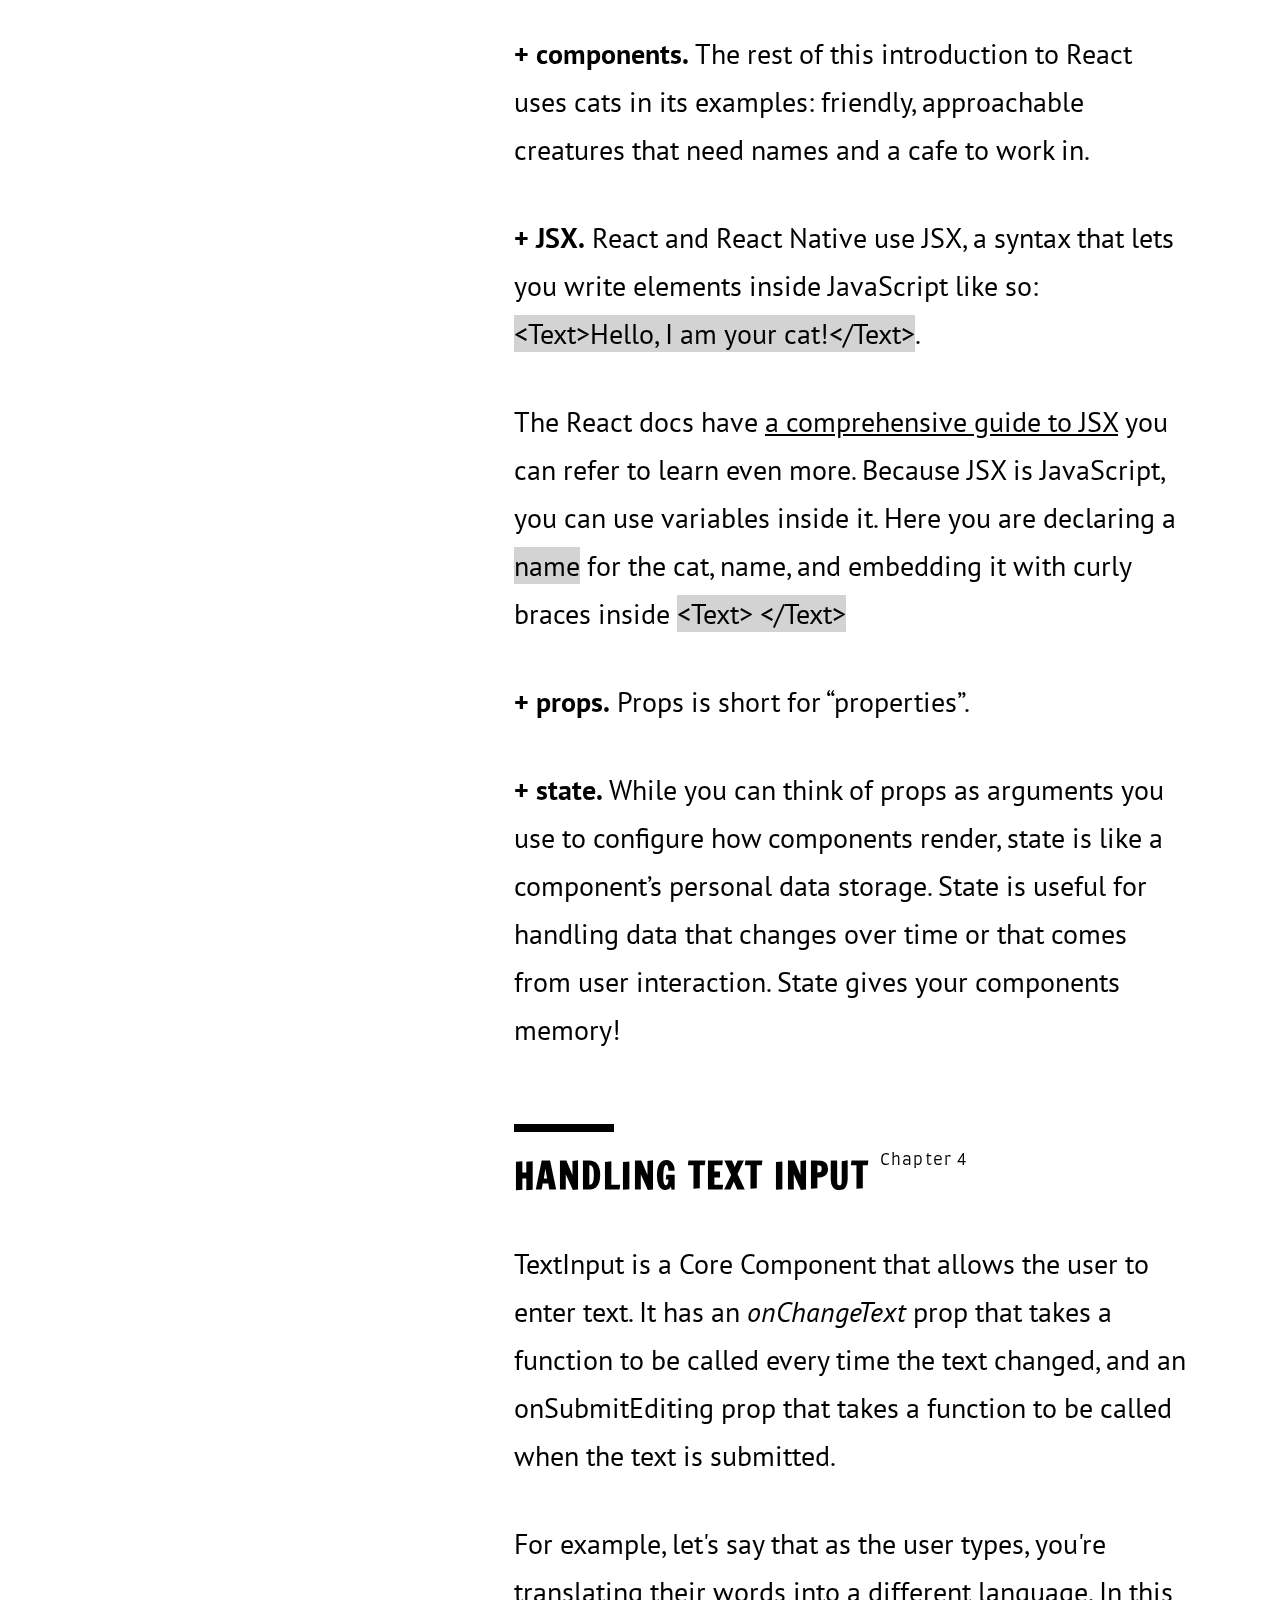
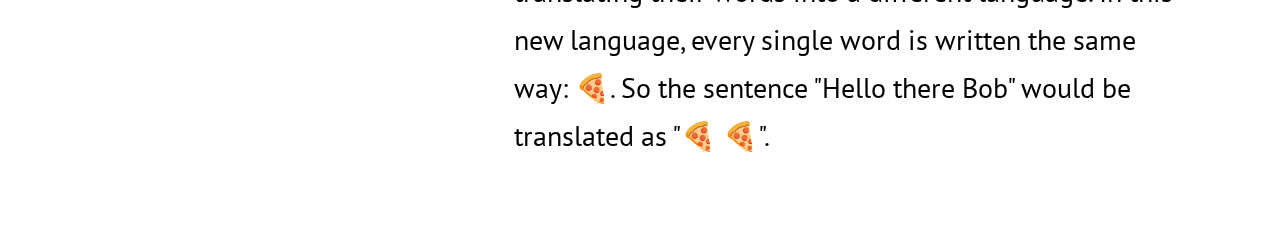
<file: HW_Konstrukt/index.html>
<!DOCTYPE html>
<html lang="en">
  <head>
    <meta charset="UTF-8" />
    <meta name="viewport" content="width=device-width, initial-scale=1.0" />
    <title>Document</title>
    <link rel="stylesheet" href="fonts.css" />
    <link rel="stylesheet" href="style.css" />
  </head>

  <body>
    <header class="header">
      <div class="container">
        <div class="header-content">
          <div class="lang">ENG</div>
          <div class="nav">
            <span class="nav-item">
              <a href="index.html">Documentation</a>
            </span>
            <span class="nav-separator">/</span>
            <span class="nav-item">
              <a href="using.html">Who's using</a>
            </span>
          </div>
          <div class="logo">
            <a href="#"
              ><img src="css/img/company-logo-black.svg" alt="logo"
            /></a>
          </div>
        </div>
      </div>
    </header>

    <main class="main">
      <div class="container">
        <div class="layout">
          <aside class="aside">
            <ul class="sidebar">
              <li class="sidebar-item">
                <a href="#intro">Introduction</a>
              </li>
              <li class="sidebar-item">
                <a href="#components">core components</a>
              </li>
              <li class="sidebar-item">
                <a href="#fundamentals">react fundamentals</a>
              </li>
              <li class="sidebar-item">
                <a href="#text-input"> handling text input </a>
              </li>
            </ul>
          </aside>
          <div class="content">
            <img class="bg-img" src="./css/img/bg-picture.png" alt="" />
            <section class="section" id="intro">
              <h2 class="heading">
                Introduction
                <sup class="heading-sup">Chapter 1</sup>
              </h2>
              <p>
                Welcome to the very start of your React Native journey! If
                you're looking for environment setup instructions, they've moved
                to
                <span class="underline">their own section</span>
                . Continue reading for an introduction to the documentation,
                Native Components, React, and more!
              </p>
            </section>

            <section class="section" id="components">
              <h2 class="heading">
                core components
                <sup class="heading-sup">Chapter 2</sup>
              </h2>
              <p>
                React Native is an open source framework for building Android
                and iOS applications using React and the app platform’s native
                capabiles. With React Native, you use JavaScript to access your
                platform’s APIs as well as to describe the appearance and
                behavior of your UI using React components:
                <span class="italic">
                  bundles of reusable, nestable code. You can learn more about
                  React in the next section</span
                >. But first, let’s cover how components work in React Native.
              </p>
            </section>

            <section class="section" id="fundamentals">
              <h2 class="heading">
                React fundamentals
                <sup class="heading-sup">Chapter 3</sup>
              </h2>

              <p>
                React Native runs on <span class="underline">React</span>, a
                popular open source library for building user interfaces with
                JavaScript. To make the most of React Native, it helps to
                understand React itself. This section can get you started or can
                serve as a refresher course.
              </p>

              <p>We’re going to cover the core concepts behind React:</p>

              <p>
                <span class="bold">+ components.</span>
                The rest of this introduction to React uses cats in its
                examples: friendly, approachable creatures that need names and a
                cafe to work in.
              </p>

              <p>
                <span class="bold">+ JSX.</span>
                React and React Native use JSX, a syntax that lets you write
                elements inside JavaScript like so:
                <span class="highlight"
                  >&lt;Text&gt;Hello, I am your cat!&lt;/Text&gt;</span
                >.
              </p>

              <p>
                The React docs have
                <span class="underline">a comprehensive guide to JSX</span> you
                can refer to learn even more. Because JSX is JavaScript, you can
                use variables inside it. Here you are declaring a
                <span class="highlight">name</span> for the cat, name, and
                embedding it with curly braces inside
                <span class="highlight">&lt;Text&gt; &lt;/Text&gt;</span>
              </p>

              <p>
                <span class="bold">+ props.</span>
                Props is short for “properties”.
              </p>

              <p>
                <span class="bold">+ state.</span>
                While you can think of props as arguments you use to configure
                how components render, state is like a component’s personal data
                storage. State is useful for handling data that changes over
                time or that comes from user interaction. State gives your
                components memory!
              </p>
            </section>

            <section class="section" id="text-input">
              <h2 class="heading">
                handling text input
                <sup class="heading-sup">Chapter 4</sup>
              </h2>
              <p>
                TextInput is a Core Component that allows the user to enter
                text. It has an <span class="italic">onChangeText</span> prop
                that takes a function to be called every time the text changed,
                and an onSubmitEditing prop that takes a function to be called
                when the text is submitted.
              </p>

              <p>
                For example, let's say that as the user types, you're
                translating their words into a different language. In this new
                language, every single word is written the same way: 🍕. So the
                sentence "Hello there Bob" would be translated as "🍕 🍕".
              </p>
            </section>
          </div>
        </div>
      </div>
    </main>
  </body>
</html>
</file>
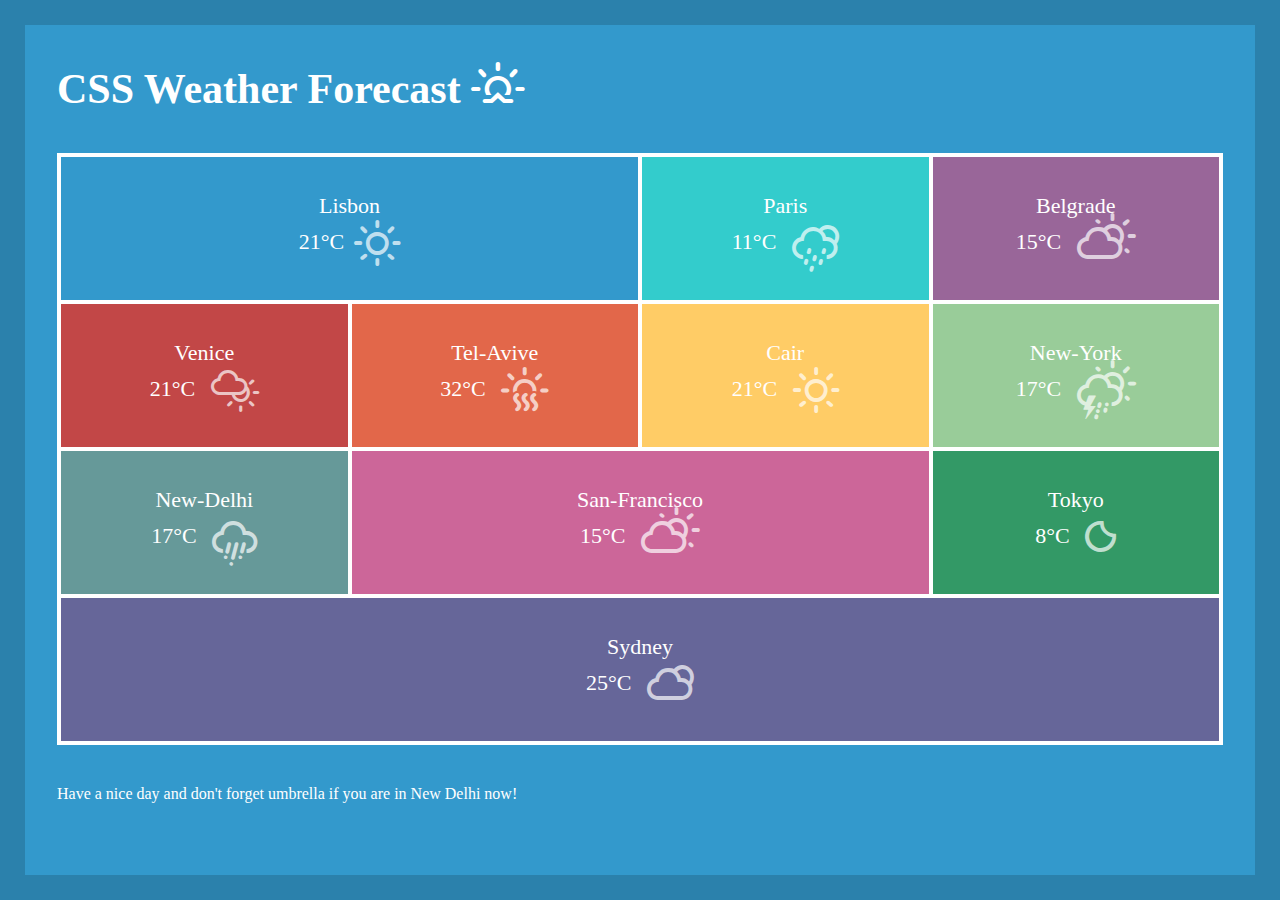
<file: HW7/Part2/index.html>
<!DOCTYPE html>
<html lang="en">
  <head>
    <meta charset="UTF-8" />
    <meta name="viewport" content="width=device-width, initial-scale=1.0" />
    <title>Document</title>
    <link rel="stylesheet" href="assets/css/weather-icons.min.css" />
    <link rel="stylesheet" href="style.css" />
  </head>

  <body>
    <header>
      <div class="container">
        <h1>CSS Weather Forecast <i class="wi wi-sunrise"></i></h1>
      </div>
    </header>

    <main class="container">
      <ul class="list">
        <li class="item bg-blue w-50">
          <div class="content">
            <div>Lisbon</div>
            <div>21°C<i class="wi wi-day-sunny"></i></div>
          </div>
        </li>
        <li class="item bg-cyan w-25">
          <div class="content">
            <div>Paris</div>
            <div>11°C <i class="wi wi-night-showers"></i></div>
          </div>
        </li>
        <li class="item bg-purple w-25">
          <div class="content">
            <div>Belgrade</div>
            <div>15°C <i class="wi wi-day-cloudy"></i></div>
          </div>
        </li>
        <li class="item bg-red w-25">
          <div class="content">
            <div>Venice</div>
            <div>21°C <i class="wi wi-day-cloudy-high"></i></div>
          </div>
        </li>
        <li class="item bg-orange w-25">
          <div class="content">
            <div>Tel-Avive</div>
            <div>32°C <i class="wi wi-hot"></i></div>
          </div>
        </li>
        <li class="item bg-yellow w-25">
          <div class="content">
            <div>Cair</div>
            <div>21°C <i class="wi wi-day-sunny"></i></div>
          </div>
        </li>
        <li class="item bg-green-light w-25">
          <div class="content">
            <div>New-York</div>
            <div>17°C <i class="wi wi-day-sleet-storm"></i></div>
          </div>
        </li>
        <li class="item bg-green-dark w-25">
          <div class="content">
            <div>New-Delhi</div>
            <div>17°C <i class="wi wi-hail"></i></div>
          </div>
        </li>
        <li class="item bg-purple-light w-50">
          <div class="content">
            <div>San-Francisco</div>
            <div>15°C <i class="wi wi-day-cloudy"></i></div>
          </div>
        </li>
        <li class="item bg-green w-25">
          <div class="content">
            <div>Tokyo</div>
            <div>8°C <i class="wi wi-night-clear"></i></div>
          </div>
        </li>
        <li class="item bg-purple-dark">
          <div class="content">
            <div>Sydney</div>
            <div>25°C <i class="wi wi-night-cloudy"></i></div>
          </div>
        </li>
      </ul>
    </main>
    <footer>
      <div class="container">
        <p>
          Have a nice day and don't forget umbrella if you are in New Delhi now!
        </p>
      </div>
    </footer>
  </body>
</html>
</file>
<file: HW_5/style.css>
:root {
  --color-black: #070707;
  --color-gray: #828282;
  --color-bg-gray: #f6f6f6;
}

body {
  font-family: "Open Sans", sans-serif;
  font-size: 1.125rem;
  color: var(--color-black);
  margin: 0;
  text-align: center;
}

img {
  vertical-align: top;
  max-width: 100%;
  height: auto;
}

ul,
li {
  padding: 0;
  margin: 0;
  list-style: none;
}

figure {
  margin: 0;
}

h1,
h3,
p {
  margin: 0;
}

.bg-gray {
  background-color: var(--color-bg-gray);
}

.container {
  width: min(90%, 970px);
  margin-inline: auto;
}

.navigation-list {
  border-bottom: 1px solid var(--color-gray);
  list-style: none;
  display: flex;
  justify-content: center;
  gap: 40px;
  padding-block: 27.5px;
}
.navigation-link {
  text-decoration: none;
  color: var(--color-gray);
  font-size: 1.125rem;
  font-style: normal;
  font-weight: 400;
  line-height: normal;
  letter-spacing: 0.0225rem;
}

.navigation-link:hover {
  font-weight: bold;
  color: var(--color-black);
}

.section {
  padding-block: 100px;
}

.section-heading {
  margin: 0;
  margin-bottom: 50px;
  text-align: center;
  font-size: 2.125rem;
  font-weight: 700;
}

.section hgroup {
  margin-bottom: 50px;
}

.section hgroup .section-heading {
  margin: 0;
  margin-bottom: 20px;
}

.tools-skills {
  display: flex;
  justify-content: space-between;
  align-items: center;
}

.rating {
  display: flex;
  align-self: center;
  gap: 10px;
  margin-top: 60px;
}

.social-media {
  display: flex;
  justify-content: center;
  list-style: none;
  gap: 25px;
  margin-bottom: 60px;
}
.social-media img {
  transition: opacity 0.1s ease-in;
}

.social-media img:hover {
  opacity: 0.5;
}

.persons-name {
  font-size: 3rem;
  text-align: left;
  font-weight: 700;
  margin: 12px 0px 50px;
}

.intro-text {
  margin-bottom: 30px;
}

.portfolio-examples {
  display: flex;
  flex-direction: column;
  align-items: center;
  gap: 70px;
}

.showcase-item-img {
  margin-bottom: 40px;
}

.like-me-container {
  display: flex;
  justify-content: center;
}
.like-me {
  color: var(--color-gray);
  width: 200px;
  text-align: center;
  font-size: 0.875rem;
}

.portfolio-link {
  font-size: 1.125rem;
  color: var(--color-black);
}

.grey-star {
  opacity: 0.3;
}

.send-container {
  margin-bottom: 30px;
  display: flex;
  justify-content: center;
}

.send-button {
  display: block;
  background-color: var(--color-black);
  color: #fff;
  border-radius: 22px;
  padding: 10px 16px;
  font-size: 1.125rem;
  font-weight: 700;
  text-decoration: none;
  border: 2px solid var(--color-black);
}

.send-button:hover {
  background-color: #fff;
  color: var(--color-black);
}

.tools-picture {
  margin-bottom: 25px;
}

.skills-font {
  color: var(--text, #828282);
  text-align: center;
  font-size: 0.875rem;
  font-weight: 700;
  letter-spacing: 0.0175rem;
}
</file>
<file: HW_6/style.css>
:root {
  --color-light-gray: #4a4f56;
  --color-salmon: #ff8984;
  --color-dark-gray: #3b3f45;
  --color-purple: #88839e;
  --color-purple-dimmed: #7a7593;
  --color-purple-dark: #625e77;
  --color-purple-black: #3f3c4c;
  --color-text-checked: #9b96ac;
}

*,
*::before,
*::after {
  box-sizing: border-box;
}

ul {
  list-style: none;
  margin: 0;
  padding: 0;
}

h1,
h2,
p {
  margin: 0;
}

body {
  font-family: Roboto, sans-serif;
  margin: 0;
  background-color: var(--color-dark-gray);
}

.container {
  max-width: 800px;
  width: 100%;
  margin: 0 auto;
}

.header {
  padding: 23px 0;
  background-color: var(--color-light-gray);
}

.page-header-group {
  color: var(--color-salmon);
  text-align: center;
}

.page-header-group h1 {
  color: var(--color-salmon);
  font-size: 2.25rem;
  font-weight: 700;
  line-height: 2.625rem;
  margin-bottom: 6px;
}

.page-header-group p {
  font-size: 1.5rem;
  font-weight: 400;
  line-height: 1.75rem;
}

.main {
  padding: 40px 0;
}

.items-list {
  color: #fff;
}

.item:nth-child(2n) .item-label {
  background-color: var(--color-purple-dark);
}
.item:nth-child(2n) .item-label:active {
  background-color: var(--color-salmon);
}

.item-label {
  display: flex;
  align-items: center;
  gap: 15px;
  background-color: var(--color-purple);
  padding: 18px 15px;
  transition: all 0.1s ease-in;
}

.item-label:hover {
  background-color: var(--color-purple-black);
  border-top: 3px solid #fff;
  border-bottom: 3px solid #fff;
}
.item-label [type="checkbox"] {
  width: 28px;
  height: 28px;
  margin: 0;
}

.item-label [type="checkbox"]:checked + .item-text {
  color: var(--color-text-checked);
  text-decoration: line-through;
}

.item-label:active {
  background-color: var(--color-salmon);
}

.item-text {
  display: flex;
  align-items: center;
  gap: 15px;
}

.item-text p {
  font-size: 1.6875rem;
  line-height: 2rem;
}

.item-text span {
  font-size: 1.0625rem;
  line-height: 1.375rem;
}

.item-text span::before {
  content: "(";
}

.item-text span::after {
  content: ")";
}

.footer .container {
  background-color: var(--color-light-gray);
}

.footer h2 {
  color: var(--color-salmon);
  font-size: 1.75rem;
  text-align: center;
  padding: 16px 0;
}
</file>
<file: HW_7/style.css>
* {
  margin: 0;
  padding: 0;

  box-sizing: border-box;
}

:root {
  --color-orange: #f90;
  --color-text: #2f281e;
}

body {
  font-family: "Montserrat", sans-serif;
  color: var(--color-text);
}

img {
  vertical-align: top;
  max-width: 100%;
  height: auto;
}

ul,
ol {
  list-style: none;
}

a {
  text-decoration: none;
  font-family: inherit;
}

h2 {
  font-size: 2.25rem;
  font-weight: 700;
}

h3 {
  font-size: 1.375rem;
  font-weight: 600;
}

h4 {
  font-size: 1.25rem;
  font-weight: 700;
  line-height: 1.875rem;
  margin-bottom: 30px;
}

.container {
  max-width: 1230px;
  width: 100%;
  padding: 0 15px;
  margin: 0 auto;
}

.navigation-list {
  padding: 17px 0;
  display: flex;
  align-items: center;
  justify-content: space-between;
}

nav ul {
  display: flex;
  justify-content: center;
  gap: 20px;
}

.main-link {
  color: var(--color-text);
  font-size: 1.125rem;
  font-weight: 400;
  line-height: 1.75rem;
}

.menu-link:hover {
  color: var(--color-orange);
}

.buttons {
  text-align: center;
  text-decoration: none;
  display: flex;
  gap: 20px;
}

.btn {
  font-family: inherit;
  font-size: 1.125rem;
  cursor: pointer;
  padding: 13px 25px;
  display: flex;
  align-items: center;
  border-radius: 4px;
  background: var(--color-orange);
  color: white;
  font-weight: 600;
  justify-content: center;
  border: 1px solid transparent;
}

.btn-white {
  color: var(--color-text);
  border-color: #bcd0e5;
  background-color: white;
}

.hero {
  padding: 90px 0;
  display: flex;
  align-items: center;
  gap: 60px;
}

.hero-title {
  font-size: 2.75rem;
  font-weight: 700;
  line-height: 3.375rem;
  margin-bottom: 20px;
}

.hero-description {
  font-size: 1.125rem;
  line-height: 1.75rem;
  margin-bottom: 30px;
}

.tools {
  padding-bottom: 90px;
  background: white url(assets/bg.svg) center bottom no-repeat;
  background-size: 100% auto;
}

.tools-title-container {
  display: flex;
  justify-content: center;
  margin-bottom: 50px;
}

.tools-title {
  text-align: center;
  width: 539px;
}

.list-tools {
  display: flex;
  justify-content: space-between;
  flex-wrap: wrap;
  gap: 30px;
  margin-bottom: 60px;
}

.tools-item {
  flex: 1;
  flex-basis: 270px;
}

.tool-img {
  margin-bottom: 30px;
}

.tool-title {
  margin-bottom: 16px;
}

.tool-text {
  color: #544837;
  font-size: 1rem;
  font-weight: 500;
  line-height: 1.625rem;
}

.tools-btn-container {
  display: flex;
  justify-content: center;
}

.footer-container {
  display: flex;
  justify-content: space-between;
  padding: 70px 0;
}

.footer-lists-items {
  display: flex;
  flex-direction: column;
  gap: 12px;
}

.reg-block {
  width: 280px;
  margin-bottom: 25px;
}

form {
  border-radius: 4px;
  border: 1px solid #bcd0e5;
  display: flex;
  width: 340px;
  height: 50px;
  padding: 0px 10px;
  align-items: center;
  margin-bottom: 25px;
}
</file>
<file: HW_Fonts/fonts.css>
/* pt-sans-regular - latin */
@font-face {
  font-display: swap; /* Check https://developer.mozilla.org/en-US/docs/Web/CSS/@font-face/font-display for other options. */
  font-family: "PT Sans";
  font-style: normal;
  font-weight: 400;
  src: url("./css/fonts/pt_sans/pt-sans-v17-latin-regular.woff2")
    format("woff2"); /* Chrome 36+, Opera 23+, Firefox 39+, Safari 12+, iOS 10+ */
}
/* pt-sans-italic - latin */
@font-face {
  font-display: swap; /* Check https://developer.mozilla.org/en-US/docs/Web/CSS/@font-face/font-display for other options. */
  font-family: "PT Sans";
  font-style: italic;
  font-weight: 400;
  src: url("./css//fonts/pt_sans/pt-sans-v17-latin-italic.woff2")
    format("woff2"); /* Chrome 36+, Opera 23+, Firefox 39+, Safari 12+, iOS 10+ */
}
/* pt-sans-700 - latin */
@font-face {
  font-display: swap; /* Check https://developer.mozilla.org/en-US/docs/Web/CSS/@font-face/font-display for other options. */
  font-family: "PT Sans";
  font-style: normal;
  font-weight: 700;
  src: url("./css/fonts/pt_sans/pt-sans-v17-latin-700.woff2") format("woff2"); /* Chrome 36+, Opera 23+, Firefox 39+, Safari 12+, iOS 10+ */
}

/* francois-one-regular - latin */
@font-face {
  font-display: swap; /* Check https://developer.mozilla.org/en-US/docs/Web/CSS/@font-face/font-display for other options. */
  font-family: "Francois One";
  font-style: normal;
  font-weight: 400;
  src: url("./css/fonts/francois/francois-one-v21-latin-regular.woff2")
    format("woff2"); /* Chrome 36+, Opera 23+, Firefox 39+, Safari 12+, iOS 10+ */
}

/* farro-300 - latin */
@font-face {
  font-display: swap; /* Check https://developer.mozilla.org/en-US/docs/Web/CSS/@font-face/font-display for other options. */
  font-family: "Farro";
  font-style: normal;
  font-weight: 300;
  src: url("./css/fonts/farro/farro-v14-latin-300.woff2") format("woff2"); /* Chrome 36+, Opera 23+, Firefox 39+, Safari 12+, iOS 10+ */
}
/* farro-regular - latin */
@font-face {
  font-display: swap; /* Check https://developer.mozilla.org/en-US/docs/Web/CSS/@font-face/font-display for other options. */
  font-family: "Farro";
  font-style: normal;
  font-weight: 400;
  src: url("./css/fonts/farro/farro-v14-latin-regular.woff2") format("woff2"); /* Chrome 36+, Opera 23+, Firefox 39+, Safari 12+, iOS 10+ */
}

/* staatliches-regular - latin */
@font-face {
  font-display: swap; /* Check https://developer.mozilla.org/en-US/docs/Web/CSS/@font-face/font-display for other options. */
  font-family: "Staatliches";
  font-style: normal;
  font-weight: 400;
  src: url("./css/fonts/Staatliches/staatliches-v13-latin-regular.woff2")
    format("woff2"); /* Chrome 36+, Opera 23+, Firefox 39+, Safari 12+, iOS 10+ */
}

/* tourney-regular - latin */
@font-face {
  font-display: swap; /* Check https://developer.mozilla.org/en-US/docs/Web/CSS/@font-face/font-display for other options. */
  font-family: "Tourney";
  font-style: normal;
  font-weight: 400;
  src: url("./css/fonts/Tourney/tourney-v13-latin-regular.woff2")
    format("woff2"); /* Chrome 36+, Opera 23+, Firefox 39+, Safari 12+, iOS 10+ */
}
/* tourney-600 - latin */
@font-face {
  font-display: swap; /* Check https://developer.mozilla.org/en-US/docs/Web/CSS/@font-face/font-display for other options. */
  font-family: "Tourney";
  font-style: normal;
  font-weight: 600;
  src: url("./css/fonts/Tourney/tourney-v13-latin-600.woff2") format("woff2"); /* Chrome 36+, Opera 23+, Firefox 39+, Safari 12+, iOS 10+ */
}
</file>
<file: HW_Fonts/style.css>
.container {
  width: min(90%, 1170px);
  margin: 0 auto;
  padding-inline: 30px;
}

* {
  box-sizing: border-box;
}

body {
  font-family: "PT Sans", sans-serif;
  font-size: 1.75rem;
  line-height: 3rem;
  color: #000;
  font-weight: 400;
}

ul,
ol {
  list-style: none;
  margin: 0;
  padding: 0;
}

h1,
h2 {
  margin: 0;
}

p {
  margin: 0;
}

img {
  vertical-align: top;
  max-width: 100%;
  height: auto;
}

.underline {
  text-decoration-line: underline;
}

.italic {
  font-style: italic;
}

.bold {
  font-weight: 700;
}

main {
  padding-bottom: 90px;
}

.header {
  display: flex;
  align-items: center;
  gap: 50px;
  padding-block: 13px;
}

.lang {
  font-family: Tourney;
  font-size: 1.375rem;
  font-style: normal;
  font-weight: 600;
  line-height: 1.125rem;
  letter-spacing: 0.0825rem;
}

.nav {
  font-family: Staatliches;
  font-size: 1.375rem;
  letter-spacing: 0.04125rem;
  display: flex;
  align-items: center;
  gap: 10px;
}

.logo {
  margin-left: auto;
}

.section {
  display: flex;
  flex-direction: column;
  gap: 40px;
  margin-top: 70px;
}

.heading {
  font-family: "Francois One";
  font-size: 2.25rem;
  line-height: 3rem; /* 133.333% */
  letter-spacing: 0.09rem;
  text-transform: uppercase;
}

.heading-sup {
  font-feature-settings: "sups" on;
  font-family: Farro;
  font-size: 1rem;
  font-style: normal;
  font-weight: 300;
  line-height: normal;
  letter-spacing: 0.075rem;
  text-transform: none;
  vertical-align: top;
}

.highlight {
  background-color: lightgray;
}
</file>
<file: HW_Grid/style.css>
.container {
  width: min(90%, 1170px);
  margin: 0 auto;
  padding-inline: 30px;
}

* {
  box-sizing: border-box;
}

body {
  margin: 0;
  color: #000;
  font-family: "Delius Unicase";
}

ul,
ol {
  list-style: none;
  margin: 0;
  padding: 0;
}

main {
  padding-block: 120px;
}

main > section:not(:last-of-type) {
  margin-bottom: 120px;
}

h2 {
  text-align: center;
  font-size: 2.25rem;
  letter-spacing: 0.1125rem;
  margin: 0;
  margin-bottom: 80px;
}

img {
  max-width: 100%;
  height: auto;
  vertical-align: top;
}

.img {
  display: block;
  object-fit: cover;
  border-radius: 20px;
}

.gallery {
  display: grid;
  grid-template-columns: repeat(3, 1fr);
  gap: 30px;
}

.item {
  position: relative;
}

.item:before {
  content: "";
  position: absolute;
  inset: 0;
  border-radius: 20px;
  background: linear-gradient(
    0deg,
    #241f24 0%,
    rgba(91, 91, 91, 0.45) 34.11%,
    rgba(187, 186, 192, 0.26) 62.5%
  );
}

.c-span2 {
  grid-column: span 2;
}

.r-span2 {
  grid-row: span 2;
}
</file>
<file: HW_Konstrukt/fonts.css>
/* pt-sans-regular - latin */
@font-face {
  font-display: swap; /* Check https://developer.mozilla.org/en-US/docs/Web/CSS/@font-face/font-display for other options. */
  font-family: "PT Sans";
  font-style: normal;
  font-weight: 400;
  src: url("./css/fonts/pt_sans/pt-sans-v17-latin-regular.woff2")
    format("woff2"); /* Chrome 36+, Opera 23+, Firefox 39+, Safari 12+, iOS 10+ */
}
/* pt-sans-italic - latin */
@font-face {
  font-display: swap; /* Check https://developer.mozilla.org/en-US/docs/Web/CSS/@font-face/font-display for other options. */
  font-family: "PT Sans";
  font-style: italic;
  font-weight: 400;
  src: url("./css//fonts/pt_sans/pt-sans-v17-latin-italic.woff2")
    format("woff2"); /* Chrome 36+, Opera 23+, Firefox 39+, Safari 12+, iOS 10+ */
}
/* pt-sans-700 - latin */
@font-face {
  font-display: swap; /* Check https://developer.mozilla.org/en-US/docs/Web/CSS/@font-face/font-display for other options. */
  font-family: "PT Sans";
  font-style: normal;
  font-weight: 700;
  src: url("./css/fonts/pt_sans/pt-sans-v17-latin-700.woff2") format("woff2"); /* Chrome 36+, Opera 23+, Firefox 39+, Safari 12+, iOS 10+ */
}

/* francois-one-regular - latin */
@font-face {
  font-display: swap; /* Check https://developer.mozilla.org/en-US/docs/Web/CSS/@font-face/font-display for other options. */
  font-family: "Francois One";
  font-style: normal;
  font-weight: 400;
  src: url("./css/fonts/francois/francois-one-v21-latin-regular.woff2")
    format("woff2"); /* Chrome 36+, Opera 23+, Firefox 39+, Safari 12+, iOS 10+ */
}

/* farro-300 - latin */
@font-face {
  font-display: swap; /* Check https://developer.mozilla.org/en-US/docs/Web/CSS/@font-face/font-display for other options. */
  font-family: "Farro";
  font-style: normal;
  font-weight: 300;
  src: url("./css/fonts/farro/farro-v14-latin-300.woff2") format("woff2"); /* Chrome 36+, Opera 23+, Firefox 39+, Safari 12+, iOS 10+ */
}
/* farro-regular - latin */
@font-face {
  font-display: swap; /* Check https://developer.mozilla.org/en-US/docs/Web/CSS/@font-face/font-display for other options. */
  font-family: "Farro";
  font-style: normal;
  font-weight: 400;
  src: url("./css/fonts/farro/farro-v14-latin-regular.woff2") format("woff2"); /* Chrome 36+, Opera 23+, Firefox 39+, Safari 12+, iOS 10+ */
}

/* staatliches-regular - latin */
@font-face {
  font-display: swap; /* Check https://developer.mozilla.org/en-US/docs/Web/CSS/@font-face/font-display for other options. */
  font-family: "Staatliches";
  font-style: normal;
  font-weight: 400;
  src: url("./css/fonts/Staatliches/staatliches-v13-latin-regular.woff2")
    format("woff2"); /* Chrome 36+, Opera 23+, Firefox 39+, Safari 12+, iOS 10+ */
}

/* tourney-regular - latin */
@font-face {
  font-display: swap; /* Check https://developer.mozilla.org/en-US/docs/Web/CSS/@font-face/font-display for other options. */
  font-family: "Tourney";
  font-style: normal;
  font-weight: 400;
  src: url("./css/fonts/Tourney/tourney-v13-latin-regular.woff2")
    format("woff2"); /* Chrome 36+, Opera 23+, Firefox 39+, Safari 12+, iOS 10+ */
}
/* tourney-600 - latin */
@font-face {
  font-display: swap; /* Check https://developer.mozilla.org/en-US/docs/Web/CSS/@font-face/font-display for other options. */
  font-family: "Tourney";
  font-style: normal;
  font-weight: 600;
  src: url("./css/fonts/Tourney/tourney-v13-latin-600.woff2") format("woff2"); /* Chrome 36+, Opera 23+, Firefox 39+, Safari 12+, iOS 10+ */
}

/* roboto-regular - latin */
@font-face {
  font-display: swap; /* Check https://developer.mozilla.org/en-US/docs/Web/CSS/@font-face/font-display for other options. */
  font-family: "Roboto";
  font-style: normal;
  font-weight: 400;
  src: url("./css/fonts/roboto/roboto-v32-latin-regular.woff2") format("woff2"); /* Chrome 36+, Opera 23+, Firefox 39+, Safari 12+, iOS 10+ */
}
</file>
<file: HW_Konstrukt/style.css>
:root {
  --layer-header: 100;
  --header-height: 80px;
}

.container {
  width: min(90%, 1200px);
  margin: 0 auto;
  padding-inline: 30px;
}

* {
  box-sizing: border-box;
}

body {
  font-family: "PT Sans", sans-serif;
  font-size: 1.75rem;
  line-height: 3rem;
  color: #000;
  font-weight: 400;
  margin: 0;
}

ul,
ol {
  list-style: none;
  margin: 0;
  padding: 0;
}

h1,
h2 {
  margin: 0;
}

p {
  margin: 0;
}

img {
  vertical-align: top;
  max-width: 100%;
  height: auto;
}

.underline {
  text-decoration-line: underline;
}

.italic {
  font-style: italic;
}

.bold {
  font-weight: 700;
}

.content {
  position: relative;
  display: flex;
  flex-direction: column;
  gap: 70px;
}

.bg-img {
  position: absolute;
  z-index: -1;
  top: 0;
  right: 0;
}

.header {
  padding-block: 13px;
  background-color: #fff;
  position: sticky;
  z-index: var(--layer-header);
  top: 0;
  min-height: var(--header-height);
}

.header-content {
  display: flex;
  align-items: center;
  gap: 50px;
}

.lang {
  font-family: Tourney;
  font-size: 1.375rem;
  font-style: normal;
  font-weight: 600;
  line-height: 1.125rem;
  letter-spacing: 0.0825rem;
}

.nav {
  font-family: Staatliches;
  font-size: 1.375rem;
  letter-spacing: 0.04125rem;
  display: flex;
  align-items: center;
  gap: 10px;
}

.nav-item a {
  color: inherit;
  text-decoration: none;
}

.nav-item a:hover {
  text-decoration: underline;
}

.logo {
  margin-left: auto;
}

.main {
  padding-block: 70px;
}

.layout {
  display: flex;
  gap: 30px;
}

.aside {
  width: 390px;
  flex: none;
  position: relative;
}

.sidebar {
  display: flex;
  flex-direction: column;
  gap: 70px;
  padding: 10px;
  position: sticky;
  top: var(--header-height);
}

.sidebar-item {
  font-family: "Francois One";
  font-size: 2.25rem;
  line-height: 3rem;
  letter-spacing: 0.09rem;
  text-transform: uppercase;
  padding-bottom: 10px;
  border-bottom: 1px solid #bdbdbd;
}

.sidebar-item a {
  text-decoration: none;
  color: #000;
}

.section {
  display: flex;
  flex-direction: column;
  gap: 40px;
}

.heading {
  font-family: "Francois One";
  font-size: 2.25rem;
  line-height: 3rem;
  letter-spacing: 0.09rem;
  text-transform: uppercase;
}

.heading::before {
  display: block;
  content: "";
  width: 100px;
  height: 8px;
  background-color: #000;
  margin-bottom: 20px;
}

.heading-sup {
  font-feature-settings: "sups" on;
  font-family: Farro;
  font-size: 1rem;
  font-style: normal;
  font-weight: 300;
  line-height: normal;
  letter-spacing: 0.075rem;
  text-transform: none;
  vertical-align: top;
}

.highlight {
  background-color: lightgray;
}

.page-heading {
  font-family: Roboto;
  font-size: 2.25rem;
  font-weight: 600;
  line-height: 3rem;
  letter-spacing: 0.09rem;
  display: flex;
  align-items: center;
  gap: 20px;
}

.page-heading::before {
  width: 100px;
  height: 8px;
  background-color: #000;
  display: block;
  content: "";
}

.gallery {
  display: grid;
  grid-template-columns: repeat(auto-fit, minmax(250px, 1fr));
  grid-auto-rows: 180px;
  gap: 30px;
  border-top: 1px solid #bfbfbf;
  border-bottom: 1px solid #bfbfbf;
  padding: 20px 15px;
}

.card {
  width: 100%;
  height: 100%;

  perspective: 1000px;
}

.card:hover .card-inner {
  transform: rotateY(180deg);
}

.card-inner {
  position: relative;
  width: 100%;
  height: 100%;
  transition: transform 0.8s;
  transform-style: preserve-3d;
}

.card-content {
  display: flex;
  align-items: center;
  justify-content: center;
  border-radius: 8px;
}

.card-front,
.card-back {
  position: absolute;
  width: 100%;
  height: 100%;
  -webkit-backface-visibility: hidden; /* Safari */
  backface-visibility: hidden;
}

.card-front {
  background-color: #e6e6e6;
}

.card-back {
  background-color: #1a1a1a;
  transform: rotateY(180deg);
}

.card-back .img {
  filter: invert(1);
}
</file>
<file: HW7/Part2/style.css>
* {
  box-sizing: border-box;
}

:root {
  --color-white: #fff;
  --color-blue: #3399cc;
  --color-blue-dark: #2b81ac;
  --color-green: #339966;
  --color-green-dark: #669999;
  --color-green-light: #99cc99;
  --color-red: #c24747;
  --color-cyan: #33cccc;
  --color-purple: #996699;
  --color-purple-dark: #666699;
  --color-purple-light: #cc6699;
  --color-orange: #e2674a;
  --color-yellow: #ffcc66;
}

body {
  margin: 0;
  font-family: "Lucida Sans Unicode";
  color: var(--color-white);
  font-size: 1.3125rem;
  font-style: normal;
  font-weight: 400;
  line-height: normal;
  background-color: var(--color-blue);
  border: 25px solid var(--color-blue-dark);
  min-height: 100vh;
}

ul,
ol {
  list-style: none;
  margin: 0;
  padding: 0;
}

.container {
  max-width: 1166px;
  width: 100%;
  margin-inline: auto;
}

header h1 {
  margin-block: 40px;
}

footer p {
  margin-block: 40px;
  font-size: 1rem;
}

.list {
  font-size: 0;
  border: 2px solid var(--color-white);
}

.list:hover .item:not(:hover) {
  opacity: 0.7;
}

.item {
  display: inline-block;
  vertical-align: top;
  font-size: 1.375rem;
  height: 147px;
  border: 2px solid;
  width: 100%;
  text-align: center;
  transition: opacity 250ms ease-in;
  cursor: pointer;
}

.content {
  position: relative;
  top: 50%;
  transform: translateY(-50%);
}

.content > div:first-of-type {
  margin-bottom: 4px;
}

.content i {
  display: inline-block;
  margin-left: 10px;
  color: rgba(255, 255, 255, 0.7);
  font-size: 2.625rem;
  vertical-align: middle;
}

.w-50 {
  width: 50%;
}

.w-25 {
  width: 25%;
}

.bg-blue {
  background-color: var(--color-blue);
}

.bg-cyan {
  background-color: var(--color-cyan);
}

.bg-purple-light {
  background-color: var(--color-purple-light);
}

.bg-purple-dark {
  background-color: var(--color-purple-dark);
}

.bg-purple {
  background-color: var(--color-purple);
}

.bg-red {
  background-color: var(--color-red);
}

.bg-orange {
  background-color: var(--color-orange);
}

.bg-yellow {
  background-color: var(--color-yellow);
}

.bg-green-light {
  background-color: var(--color-green-light);
}

.bg-green-dark {
  background-color: var(--color-green-dark);
}

.bg-green {
  background-color: var(--color-green);
}
</file>
<file: HW7/Part2/assets/css/weather-icons.min.css>
/*!
 *  Weather Icons 2.0.10
 *  Updated November 1, 2020
 *  Weather themed icons for Bootstrap
 *  Author - Erik Flowers - erik@helloerik.com
 *  Email: erik@helloerik.com
 *  Twitter: http://twitter.com/Erik_UX
 *  ------------------------------------------------------------------------------
 *  Maintained at http://erikflowers.github.io/weather-icons
 *
 *  License
 *  ------------------------------------------------------------------------------
 *  - Font licensed under SIL OFL 1.1 -
 *    http://scripts.sil.org/OFL
 *  - CSS, SCSS and LESS are licensed under MIT License -
 *    http://opensource.org/licenses/mit-license.html
 *  - Documentation licensed under CC BY 3.0 -
 *    http://creativecommons.org/licenses/by/3.0/
 *  - Inspired by and works great as a companion with Font Awesome
 *    "Font Awesome by Dave Gandy - http://fontawesome.io"
 */@font-face{font-family:'weathericons';src:url('../font/weathericons-regular-webfont.eot');src:url('../font/weathericons-regular-webfont.eot?#iefix') format('embedded-opentype'),url('../font/weathericons-regular-webfont.woff2') format('woff2'),url('../font/weathericons-regular-webfont.woff') format('woff'),url('../font/weathericons-regular-webfont.ttf') format('truetype'),url('../font/weathericons-regular-webfont.svg#weather_iconsregular') format('svg');font-weight:normal;font-style:normal}.wi{display:inline-block;font-family:'weathericons';font-style:normal;font-weight:normal;line-height:1;-webkit-font-smoothing:antialiased;-moz-osx-font-smoothing:grayscale}.wi-fw{text-align:center;width:1.4em}.wi-rotate-90{filter:progid:DXImageTransform.Microsoft.BasicImage(rotation=1);-webkit-transform:rotate(90deg);-ms-transform:rotate(90deg);transform:rotate(90deg)}.wi-rotate-180{filter:progid:DXImageTransform.Microsoft.BasicImage(rotation=2);-webkit-transform:rotate(180deg);-ms-transform:rotate(180deg);transform:rotate(180deg)}.wi-rotate-270{filter:progid:DXImageTransform.Microsoft.BasicImage(rotation=3);-webkit-transform:rotate(270deg);-ms-transform:rotate(270deg);transform:rotate(270deg)}.wi-flip-horizontal{filter:progid:DXImageTransform.Microsoft.BasicImage(rotation=0, mirror=1);-webkit-transform:scale(-1, 1);-ms-transform:scale(-1, 1);transform:scale(-1, 1)}.wi-flip-vertical{filter:progid:DXImageTransform.Microsoft.BasicImage(rotation=2, mirror=1);-webkit-transform:scale(1, -1);-ms-transform:scale(1, -1);transform:scale(1, -1)}.wi-day-sunny:before{content:"\f00d"}.wi-day-cloudy:before{content:"\f002"}.wi-day-cloudy-gusts:before{content:"\f000"}.wi-day-cloudy-windy:before{content:"\f001"}.wi-day-fog:before{content:"\f003"}.wi-day-hail:before{content:"\f004"}.wi-day-haze:before{content:"\f0b6"}.wi-day-lightning:before{content:"\f005"}.wi-day-rain:before{content:"\f008"}.wi-day-rain-mix:before{content:"\f006"}.wi-day-rain-wind:before{content:"\f007"}.wi-day-showers:before{content:"\f009"}.wi-day-sleet:before{content:"\f0b2"}.wi-day-sleet-storm:before{content:"\f068"}.wi-day-snow:before{content:"\f00a"}.wi-day-snow-thunderstorm:before{content:"\f06b"}.wi-day-snow-wind:before{content:"\f065"}.wi-day-sprinkle:before{content:"\f00b"}.wi-day-storm-showers:before{content:"\f00e"}.wi-day-sunny-overcast:before{content:"\f00c"}.wi-day-thunderstorm:before{content:"\f010"}.wi-day-windy:before{content:"\f085"}.wi-solar-eclipse:before{content:"\f06e"}.wi-hot:before{content:"\f072"}.wi-day-cloudy-high:before{content:"\f07d"}.wi-day-light-wind:before{content:"\f0c4"}.wi-night-clear:before{content:"\f02e"}.wi-night-alt-cloudy:before{content:"\f086"}.wi-night-alt-cloudy-gusts:before{content:"\f022"}.wi-night-alt-cloudy-windy:before{content:"\f023"}.wi-night-alt-hail:before{content:"\f024"}.wi-night-alt-lightning:before{content:"\f025"}.wi-night-alt-rain:before{content:"\f028"}.wi-night-alt-rain-mix:before{content:"\f026"}.wi-night-alt-rain-wind:before{content:"\f027"}.wi-night-alt-showers:before{content:"\f029"}.wi-night-alt-sleet:before{content:"\f0b4"}.wi-night-alt-sleet-storm:before{content:"\f06a"}.wi-night-alt-snow:before{content:"\f02a"}.wi-night-alt-snow-thunderstorm:before{content:"\f06d"}.wi-night-alt-snow-wind:before{content:"\f067"}.wi-night-alt-sprinkle:before{content:"\f02b"}.wi-night-alt-storm-showers:before{content:"\f02c"}.wi-night-alt-thunderstorm:before{content:"\f02d"}.wi-night-cloudy:before{content:"\f031"}.wi-night-cloudy-gusts:before{content:"\f02f"}.wi-night-cloudy-windy:before{content:"\f030"}.wi-night-fog:before{content:"\f04a"}.wi-night-hail:before{content:"\f032"}.wi-night-lightning:before{content:"\f033"}.wi-night-partly-cloudy:before{content:"\f083"}.wi-night-rain:before{content:"\f036"}.wi-night-rain-mix:before{content:"\f034"}.wi-night-rain-wind:before{content:"\f035"}.wi-night-showers:before{content:"\f037"}.wi-night-sleet:before{content:"\f0b3"}.wi-night-sleet-storm:before{content:"\f069"}.wi-night-snow:before{content:"\f038"}.wi-night-snow-thunderstorm:before{content:"\f06c"}.wi-night-snow-wind:before{content:"\f066"}.wi-night-sprinkle:before{content:"\f039"}.wi-night-storm-showers:before{content:"\f03a"}.wi-night-thunderstorm:before{content:"\f03b"}.wi-lunar-eclipse:before{content:"\f070"}.wi-stars:before{content:"\f077"}.wi-storm-showers:before{content:"\f01d"}.wi-thunderstorm:before{content:"\f01e"}.wi-night-alt-cloudy-high:before{content:"\f07e"}.wi-night-cloudy-high:before{content:"\f080"}.wi-night-alt-partly-cloudy:before{content:"\f081"}.wi-cloud:before{content:"\f041"}.wi-cloudy:before{content:"\f013"}.wi-cloudy-gusts:before{content:"\f011"}.wi-cloudy-windy:before{content:"\f012"}.wi-fog:before{content:"\f014"}.wi-hail:before{content:"\f015"}.wi-rain:before{content:"\f019"}.wi-rain-mix:before{content:"\f017"}.wi-rain-wind:before{content:"\f018"}.wi-showers:before{content:"\f01a"}.wi-sleet:before{content:"\f0b5"}.wi-snow:before{content:"\f01b"}.wi-sprinkle:before{content:"\f01c"}.wi-storm-showers:before{content:"\f01d"}.wi-thunderstorm:before{content:"\f01e"}.wi-snow-wind:before{content:"\f064"}.wi-snow:before{content:"\f01b"}.wi-smog:before{content:"\f074"}.wi-smoke:before{content:"\f062"}.wi-lightning:before{content:"\f016"}.wi-raindrops:before{content:"\f04e"}.wi-raindrop:before{content:"\f078"}.wi-dust:before{content:"\f063"}.wi-snowflake-cold:before{content:"\f076"}.wi-windy:before{content:"\f021"}.wi-strong-wind:before{content:"\f050"}.wi-sandstorm:before{content:"\f082"}.wi-earthquake:before{content:"\f0c6"}.wi-fire:before{content:"\f0c7"}.wi-flood:before{content:"\f07c"}.wi-meteor:before{content:"\f071"}.wi-tsunami:before{content:"\f0c5"}.wi-volcano:before{content:"\f0c8"}.wi-hurricane:before{content:"\f073"}.wi-tornado:before{content:"\f056"}.wi-small-craft-advisory:before{content:"\f0cc"}.wi-gale-warning:before{content:"\f0cd"}.wi-storm-warning:before{content:"\f0ce"}.wi-hurricane-warning:before{content:"\f0cf"}.wi-wind-direction:before{content:"\f0b1"}.wi-alien:before{content:"\f075"}.wi-celsius:before{content:"\f03c"}.wi-fahrenheit:before{content:"\f045"}.wi-degrees:before{content:"\f042"}.wi-thermometer:before{content:"\f055"}.wi-thermometer-exterior:before{content:"\f053"}.wi-thermometer-internal:before{content:"\f054"}.wi-cloud-down:before{content:"\f03d"}.wi-cloud-up:before{content:"\f040"}.wi-cloud-refresh:before{content:"\f03e"}.wi-horizon:before{content:"\f047"}.wi-horizon-alt:before{content:"\f046"}.wi-sunrise:before{content:"\f051"}.wi-sunset:before{content:"\f052"}.wi-moonrise:before{content:"\f0c9"}.wi-moonset:before{content:"\f0ca"}.wi-refresh:before{content:"\f04c"}.wi-refresh-alt:before{content:"\f04b"}.wi-umbrella:before{content:"\f084"}.wi-barometer:before{content:"\f079"}.wi-humidity:before{content:"\f07a"}.wi-na:before{content:"\f07b"}.wi-train:before{content:"\f0cb"}.wi-moon-new:before{content:"\f095"}.wi-moon-waxing-crescent-1:before{content:"\f096"}.wi-moon-waxing-crescent-2:before{content:"\f097"}.wi-moon-waxing-crescent-3:before{content:"\f098"}.wi-moon-waxing-crescent-4:before{content:"\f099"}.wi-moon-waxing-crescent-5:before{content:"\f09a"}.wi-moon-waxing-crescent-6:before{content:"\f09b"}.wi-moon-first-quarter:before{content:"\f09c"}.wi-moon-waxing-gibbous-1:before{content:"\f09d"}.wi-moon-waxing-gibbous-2:before{content:"\f09e"}.wi-moon-waxing-gibbous-3:before{content:"\f09f"}.wi-moon-waxing-gibbous-4:before{content:"\f0a0"}.wi-moon-waxing-gibbous-5:before{content:"\f0a1"}.wi-moon-waxing-gibbous-6:before{content:"\f0a2"}.wi-moon-full:before{content:"\f0a3"}.wi-moon-waning-gibbous-1:before{content:"\f0a4"}.wi-moon-waning-gibbous-2:before{content:"\f0a5"}.wi-moon-waning-gibbous-3:before{content:"\f0a6"}.wi-moon-waning-gibbous-4:before{content:"\f0a7"}.wi-moon-waning-gibbous-5:before{content:"\f0a8"}.wi-moon-waning-gibbous-6:before{content:"\f0a9"}.wi-moon-third-quarter:before{content:"\f0aa"}.wi-moon-waning-crescent-1:before{content:"\f0ab"}.wi-moon-waning-crescent-2:before{content:"\f0ac"}.wi-moon-waning-crescent-3:before{content:"\f0ad"}.wi-moon-waning-crescent-4:before{content:"\f0ae"}.wi-moon-waning-crescent-5:before{content:"\f0af"}.wi-moon-waning-crescent-6:before{content:"\f0b0"}.wi-moon-alt-new:before{content:"\f0eb"}.wi-moon-alt-waxing-crescent-1:before{content:"\f0d0"}.wi-moon-alt-waxing-crescent-2:before{content:"\f0d1"}.wi-moon-alt-waxing-crescent-3:before{content:"\f0d2"}.wi-moon-alt-waxing-crescent-4:before{content:"\f0d3"}.wi-moon-alt-waxing-crescent-5:before{content:"\f0d4"}.wi-moon-alt-waxing-crescent-6:before{content:"\f0d5"}.wi-moon-alt-first-quarter:before{content:"\f0d6"}.wi-moon-alt-waxing-gibbous-1:before{content:"\f0d7"}.wi-moon-alt-waxing-gibbous-2:before{content:"\f0d8"}.wi-moon-alt-waxing-gibbous-3:before{content:"\f0d9"}.wi-moon-alt-waxing-gibbous-4:before{content:"\f0da"}.wi-moon-alt-waxing-gibbous-5:before{content:"\f0db"}.wi-moon-alt-waxing-gibbous-6:before{content:"\f0dc"}.wi-moon-alt-full:before{content:"\f0dd"}.wi-moon-alt-waning-gibbous-1:before{content:"\f0de"}.wi-moon-alt-waning-gibbous-2:before{content:"\f0df"}.wi-moon-alt-waning-gibbous-3:before{content:"\f0e0"}.wi-moon-alt-waning-gibbous-4:before{content:"\f0e1"}.wi-moon-alt-waning-gibbous-5:before{content:"\f0e2"}.wi-moon-alt-waning-gibbous-6:before{content:"\f0e3"}.wi-moon-alt-third-quarter:before{content:"\f0e4"}.wi-moon-alt-waning-crescent-1:before{content:"\f0e5"}.wi-moon-alt-waning-crescent-2:before{content:"\f0e6"}.wi-moon-alt-waning-crescent-3:before{content:"\f0e7"}.wi-moon-alt-waning-crescent-4:before{content:"\f0e8"}.wi-moon-alt-waning-crescent-5:before{content:"\f0e9"}.wi-moon-alt-waning-crescent-6:before{content:"\f0ea"}.wi-moon-0:before{content:"\f095"}.wi-moon-1:before{content:"\f096"}.wi-moon-2:before{content:"\f097"}.wi-moon-3:before{content:"\f098"}.wi-moon-4:before{content:"\f099"}.wi-moon-5:before{content:"\f09a"}.wi-moon-6:before{content:"\f09b"}.wi-moon-7:before{content:"\f09c"}.wi-moon-8:before{content:"\f09d"}.wi-moon-9:before{content:"\f09e"}.wi-moon-10:before{content:"\f09f"}.wi-moon-11:before{content:"\f0a0"}.wi-moon-12:before{content:"\f0a1"}.wi-moon-13:before{content:"\f0a2"}.wi-moon-14:before{content:"\f0a3"}.wi-moon-15:before{content:"\f0a4"}.wi-moon-16:before{content:"\f0a5"}.wi-moon-17:before{content:"\f0a6"}.wi-moon-18:before{content:"\f0a7"}.wi-moon-19:before{content:"\f0a8"}.wi-moon-20:before{content:"\f0a9"}.wi-moon-21:before{content:"\f0aa"}.wi-moon-22:before{content:"\f0ab"}.wi-moon-23:before{content:"\f0ac"}.wi-moon-24:before{content:"\f0ad"}.wi-moon-25:before{content:"\f0ae"}.wi-moon-26:before{content:"\f0af"}.wi-moon-27:before{content:"\f0b0"}.wi-time-1:before{content:"\f08a"}.wi-time-2:before{content:"\f08b"}.wi-time-3:before{content:"\f08c"}.wi-time-4:before{content:"\f08d"}.wi-time-5:before{content:"\f08e"}.wi-time-6:before{content:"\f08f"}.wi-time-7:before{content:"\f090"}.wi-time-8:before{content:"\f091"}.wi-time-9:before{content:"\f092"}.wi-time-10:before{content:"\f093"}.wi-time-11:before{content:"\f094"}.wi-time-12:before{content:"\f089"}.wi-direction-up:before{content:"\f058"}.wi-direction-up-right:before{content:"\f057"}.wi-direction-right:before{content:"\f04d"}.wi-direction-down-right:before{content:"\f088"}.wi-direction-down:before{content:"\f044"}.wi-direction-down-left:before{content:"\f043"}.wi-direction-left:before{content:"\f048"}.wi-direction-up-left:before{content:"\f087"}.wi-wind-beaufort-0:before{content:"\f0b7"}.wi-wind-beaufort-1:before{content:"\f0b8"}.wi-wind-beaufort-2:before{content:"\f0b9"}.wi-wind-beaufort-3:before{content:"\f0ba"}.wi-wind-beaufort-4:before{content:"\f0bb"}.wi-wind-beaufort-5:before{content:"\f0bc"}.wi-wind-beaufort-6:before{content:"\f0bd"}.wi-wind-beaufort-7:before{content:"\f0be"}.wi-wind-beaufort-8:before{content:"\f0bf"}.wi-wind-beaufort-9:before{content:"\f0c0"}.wi-wind-beaufort-10:before{content:"\f0c1"}.wi-wind-beaufort-11:before{content:"\f0c2"}.wi-wind-beaufort-12:before{content:"\f0c3"}.wi-yahoo-0:before{content:"\f056"}.wi-yahoo-1:before{content:"\f00e"}.wi-yahoo-2:before{content:"\f073"}.wi-yahoo-3:before{content:"\f01e"}.wi-yahoo-4:before{content:"\f01e"}.wi-yahoo-5:before{content:"\f017"}.wi-yahoo-6:before{content:"\f017"}.wi-yahoo-7:before{content:"\f017"}.wi-yahoo-8:before{content:"\f015"}.wi-yahoo-9:before{content:"\f01a"}.wi-yahoo-10:before{content:"\f015"}.wi-yahoo-11:before{content:"\f01a"}.wi-yahoo-12:before{content:"\f01a"}.wi-yahoo-13:before{content:"\f01b"}.wi-yahoo-14:before{content:"\f00a"}.wi-yahoo-15:before{content:"\f064"}.wi-yahoo-16:before{content:"\f01b"}.wi-yahoo-17:before{content:"\f015"}.wi-yahoo-18:before{content:"\f017"}.wi-yahoo-19:before{content:"\f063"}.wi-yahoo-20:before{content:"\f014"}.wi-yahoo-21:before{content:"\f021"}.wi-yahoo-22:before{content:"\f062"}.wi-yahoo-23:before{content:"\f050"}.wi-yahoo-24:before{content:"\f050"}.wi-yahoo-25:before{content:"\f076"}.wi-yahoo-26:before{content:"\f013"}.wi-yahoo-27:before{content:"\f031"}.wi-yahoo-28:before{content:"\f002"}.wi-yahoo-29:before{content:"\f031"}.wi-yahoo-30:before{content:"\f002"}.wi-yahoo-31:before{content:"\f02e"}.wi-yahoo-32:before{content:"\f00d"}.wi-yahoo-33:before{content:"\f083"}.wi-yahoo-34:before{content:"\f00c"}.wi-yahoo-35:before{content:"\f017"}.wi-yahoo-36:before{content:"\f072"}.wi-yahoo-37:before{content:"\f00e"}.wi-yahoo-38:before{content:"\f00e"}.wi-yahoo-39:before{content:"\f00e"}.wi-yahoo-40:before{content:"\f01a"}.wi-yahoo-41:before{content:"\f064"}.wi-yahoo-42:before{content:"\f01b"}.wi-yahoo-43:before{content:"\f064"}.wi-yahoo-44:before{content:"\f00c"}.wi-yahoo-45:before{content:"\f00e"}.wi-yahoo-46:before{content:"\f01b"}.wi-yahoo-47:before{content:"\f00e"}.wi-yahoo-3200:before{content:"\f077"}.wi-forecast-io-clear-day:before{content:"\f00d"}.wi-forecast-io-clear-night:before{content:"\f02e"}.wi-forecast-io-rain:before{content:"\f019"}.wi-forecast-io-snow:before{content:"\f01b"}.wi-forecast-io-sleet:before{content:"\f0b5"}.wi-forecast-io-wind:before{content:"\f050"}.wi-forecast-io-fog:before{content:"\f014"}.wi-forecast-io-cloudy:before{content:"\f013"}.wi-forecast-io-partly-cloudy-day:before{content:"\f002"}.wi-forecast-io-partly-cloudy-night:before{content:"\f031"}.wi-forecast-io-hail:before{content:"\f015"}.wi-forecast-io-thunderstorm:before{content:"\f01e"}.wi-forecast-io-tornado:before{content:"\f056"}.wi-wmo4680-0:before,.wi-wmo4680-00:before{content:"\f055"}.wi-wmo4680-1:before,.wi-wmo4680-01:before{content:"\f013"}.wi-wmo4680-2:before,.wi-wmo4680-02:before{content:"\f055"}.wi-wmo4680-3:before,.wi-wmo4680-03:before{content:"\f013"}.wi-wmo4680-4:before,.wi-wmo4680-04:before{content:"\f014"}.wi-wmo4680-5:before,.wi-wmo4680-05:before{content:"\f014"}.wi-wmo4680-10:before{content:"\f014"}.wi-wmo4680-11:before{content:"\f014"}.wi-wmo4680-12:before{content:"\f016"}.wi-wmo4680-18:before{content:"\f050"}.wi-wmo4680-20:before{content:"\f014"}.wi-wmo4680-21:before{content:"\f017"}.wi-wmo4680-22:before{content:"\f017"}.wi-wmo4680-23:before{content:"\f019"}.wi-wmo4680-24:before{content:"\f01b"}.wi-wmo4680-25:before{content:"\f015"}.wi-wmo4680-26:before{content:"\f01e"}.wi-wmo4680-27:before{content:"\f063"}.wi-wmo4680-28:before{content:"\f063"}.wi-wmo4680-29:before{content:"\f063"}.wi-wmo4680-30:before{content:"\f014"}.wi-wmo4680-31:before{content:"\f014"}.wi-wmo4680-32:before{content:"\f014"}.wi-wmo4680-33:before{content:"\f014"}.wi-wmo4680-34:before{content:"\f014"}.wi-wmo4680-35:before{content:"\f014"}.wi-wmo4680-40:before{content:"\f017"}.wi-wmo4680-41:before{content:"\f01c"}.wi-wmo4680-42:before{content:"\f019"}.wi-wmo4680-43:before{content:"\f01c"}.wi-wmo4680-44:before{content:"\f019"}.wi-wmo4680-45:before{content:"\f015"}.wi-wmo4680-46:before{content:"\f015"}.wi-wmo4680-47:before{content:"\f01b"}.wi-wmo4680-48:before{content:"\f01b"}.wi-wmo4680-50:before{content:"\f01c"}.wi-wmo4680-51:before{content:"\f01c"}.wi-wmo4680-52:before{content:"\f019"}.wi-wmo4680-53:before{content:"\f019"}.wi-wmo4680-54:before{content:"\f076"}.wi-wmo4680-55:before{content:"\f076"}.wi-wmo4680-56:before{content:"\f076"}.wi-wmo4680-57:before{content:"\f01c"}.wi-wmo4680-58:before{content:"\f019"}.wi-wmo4680-60:before{content:"\f01c"}.wi-wmo4680-61:before{content:"\f01c"}.wi-wmo4680-62:before{content:"\f019"}.wi-wmo4680-63:before{content:"\f019"}.wi-wmo4680-64:before{content:"\f015"}.wi-wmo4680-65:before{content:"\f015"}.wi-wmo4680-66:before{content:"\f015"}.wi-wmo4680-67:before{content:"\f017"}.wi-wmo4680-68:before{content:"\f017"}.wi-wmo4680-70:before{content:"\f01b"}.wi-wmo4680-71:before{content:"\f01b"}.wi-wmo4680-72:before{content:"\f01b"}.wi-wmo4680-73:before{content:"\f01b"}.wi-wmo4680-74:before{content:"\f076"}.wi-wmo4680-75:before{content:"\f076"}.wi-wmo4680-76:before{content:"\f076"}.wi-wmo4680-77:before{content:"\f01b"}.wi-wmo4680-78:before{content:"\f076"}.wi-wmo4680-80:before{content:"\f019"}.wi-wmo4680-81:before{content:"\f01c"}.wi-wmo4680-82:before{content:"\f019"}.wi-wmo4680-83:before{content:"\f019"}.wi-wmo4680-84:before{content:"\f01d"}.wi-wmo4680-85:before{content:"\f017"}.wi-wmo4680-86:before{content:"\f017"}.wi-wmo4680-87:before{content:"\f017"}.wi-wmo4680-89:before{content:"\f015"}.wi-wmo4680-90:before{content:"\f016"}.wi-wmo4680-91:before{content:"\f01d"}.wi-wmo4680-92:before{content:"\f01e"}.wi-wmo4680-93:before{content:"\f01e"}.wi-wmo4680-94:before{content:"\f016"}.wi-wmo4680-95:before{content:"\f01e"}.wi-wmo4680-96:before{content:"\f01e"}.wi-wmo4680-99:before{content:"\f056"}.wi-owm-200:before{content:"\f01e"}.wi-owm-201:before{content:"\f01e"}.wi-owm-202:before{content:"\f01e"}.wi-owm-210:before{content:"\f016"}.wi-owm-211:before{content:"\f016"}.wi-owm-212:before{content:"\f016"}.wi-owm-221:before{content:"\f016"}.wi-owm-230:before{content:"\f01e"}.wi-owm-231:before{content:"\f01e"}.wi-owm-232:before{content:"\f01e"}.wi-owm-300:before{content:"\f01c"}.wi-owm-301:before{content:"\f01c"}.wi-owm-302:before{content:"\f019"}.wi-owm-310:before{content:"\f017"}.wi-owm-311:before{content:"\f019"}.wi-owm-312:before{content:"\f019"}.wi-owm-313:before{content:"\f01a"}.wi-owm-314:before{content:"\f019"}.wi-owm-321:before{content:"\f01c"}.wi-owm-500:before{content:"\f01c"}.wi-owm-501:before{content:"\f019"}.wi-owm-502:before{content:"\f019"}.wi-owm-503:before{content:"\f019"}.wi-owm-504:before{content:"\f019"}.wi-owm-511:before{content:"\f017"}.wi-owm-520:before{content:"\f01a"}.wi-owm-521:before{content:"\f01a"}.wi-owm-522:before{content:"\f01a"}.wi-owm-531:before{content:"\f01d"}.wi-owm-600:before{content:"\f01b"}.wi-owm-601:before{content:"\f01b"}.wi-owm-602:before{content:"\f0b5"}.wi-owm-611:before{content:"\f017"}.wi-owm-612:before{content:"\f017"}.wi-owm-615:before{content:"\f017"}.wi-owm-616:before{content:"\f017"}.wi-owm-620:before{content:"\f017"}.wi-owm-621:before{content:"\f01b"}.wi-owm-622:before{content:"\f01b"}.wi-owm-701:before{content:"\f014"}.wi-owm-711:before{content:"\f062"}.wi-owm-721:before{content:"\f0b6"}.wi-owm-731:before{content:"\f063"}.wi-owm-741:before{content:"\f014"}.wi-owm-761:before{content:"\f063"}.wi-owm-762:before{content:"\f063"}.wi-owm-771:before{content:"\f011"}.wi-owm-781:before{content:"\f056"}.wi-owm-800:before{content:"\f00d"}.wi-owm-801:before{content:"\f041"}.wi-owm-802:before{content:"\f041"}.wi-owm-803:before{content:"\f013"}.wi-owm-804:before{content:"\f013"}.wi-owm-900:before{content:"\f056"}.wi-owm-901:before{content:"\f01d"}.wi-owm-902:before{content:"\f073"}.wi-owm-903:before{content:"\f076"}.wi-owm-904:before{content:"\f072"}.wi-owm-905:before{content:"\f021"}.wi-owm-906:before{content:"\f015"}.wi-owm-957:before{content:"\f050"}.wi-owm-day-200:before{content:"\f010"}.wi-owm-day-201:before{content:"\f010"}.wi-owm-day-202:before{content:"\f010"}.wi-owm-day-210:before{content:"\f005"}.wi-owm-day-211:before{content:"\f005"}.wi-owm-day-212:before{content:"\f005"}.wi-owm-day-221:before{content:"\f005"}.wi-owm-day-230:before{content:"\f010"}.wi-owm-day-231:before{content:"\f010"}.wi-owm-day-232:before{content:"\f010"}.wi-owm-day-300:before{content:"\f00b"}.wi-owm-day-301:before{content:"\f00b"}.wi-owm-day-302:before{content:"\f008"}.wi-owm-day-310:before{content:"\f008"}.wi-owm-day-311:before{content:"\f008"}.wi-owm-day-312:before{content:"\f008"}.wi-owm-day-313:before{content:"\f008"}.wi-owm-day-314:before{content:"\f008"}.wi-owm-day-321:before{content:"\f00b"}.wi-owm-day-500:before{content:"\f00b"}.wi-owm-day-501:before{content:"\f008"}.wi-owm-day-502:before{content:"\f008"}.wi-owm-day-503:before{content:"\f008"}.wi-owm-day-504:before{content:"\f008"}.wi-owm-day-511:before{content:"\f006"}.wi-owm-day-520:before{content:"\f009"}.wi-owm-day-521:before{content:"\f009"}.wi-owm-day-522:before{content:"\f009"}.wi-owm-day-531:before{content:"\f00e"}.wi-owm-day-600:before{content:"\f00a"}.wi-owm-day-601:before{content:"\f0b2"}.wi-owm-day-602:before{content:"\f00a"}.wi-owm-day-611:before{content:"\f006"}.wi-owm-day-612:before{content:"\f006"}.wi-owm-day-615:before{content:"\f006"}.wi-owm-day-616:before{content:"\f006"}.wi-owm-day-620:before{content:"\f006"}.wi-owm-day-621:before{content:"\f00a"}.wi-owm-day-622:before{content:"\f00a"}.wi-owm-day-701:before{content:"\f003"}.wi-owm-day-711:before{content:"\f062"}.wi-owm-day-721:before{content:"\f0b6"}.wi-owm-day-731:before{content:"\f063"}.wi-owm-day-741:before{content:"\f003"}.wi-owm-day-761:before{content:"\f063"}.wi-owm-day-762:before{content:"\f063"}.wi-owm-day-781:before{content:"\f056"}.wi-owm-day-800:before{content:"\f00d"}.wi-owm-day-801:before{content:"\f002"}.wi-owm-day-802:before{content:"\f002"}.wi-owm-day-803:before{content:"\f013"}.wi-owm-day-804:before{content:"\f013"}.wi-owm-day-900:before{content:"\f056"}.wi-owm-day-902:before{content:"\f073"}.wi-owm-day-903:before{content:"\f076"}.wi-owm-day-904:before{content:"\f072"}.wi-owm-day-906:before{content:"\f004"}.wi-owm-day-957:before{content:"\f050"}.wi-owm-night-200:before{content:"\f02d"}.wi-owm-night-201:before{content:"\f02d"}.wi-owm-night-202:before{content:"\f02d"}.wi-owm-night-210:before{content:"\f025"}.wi-owm-night-211:before{content:"\f025"}.wi-owm-night-212:before{content:"\f025"}.wi-owm-night-221:before{content:"\f025"}.wi-owm-night-230:before{content:"\f02d"}.wi-owm-night-231:before{content:"\f02d"}.wi-owm-night-232:before{content:"\f02d"}.wi-owm-night-300:before{content:"\f02b"}.wi-owm-night-301:before{content:"\f02b"}.wi-owm-night-302:before{content:"\f028"}.wi-owm-night-310:before{content:"\f028"}.wi-owm-night-311:before{content:"\f028"}.wi-owm-night-312:before{content:"\f028"}.wi-owm-night-313:before{content:"\f028"}.wi-owm-night-314:before{content:"\f028"}.wi-owm-night-321:before{content:"\f02b"}.wi-owm-night-500:before{content:"\f02b"}.wi-owm-night-501:before{content:"\f028"}.wi-owm-night-502:before{content:"\f028"}.wi-owm-night-503:before{content:"\f028"}.wi-owm-night-504:before{content:"\f028"}.wi-owm-night-511:before{content:"\f026"}.wi-owm-night-520:before{content:"\f029"}.wi-owm-night-521:before{content:"\f029"}.wi-owm-night-522:before{content:"\f029"}.wi-owm-night-531:before{content:"\f02c"}.wi-owm-night-600:before{content:"\f02a"}.wi-owm-night-601:before{content:"\f0b4"}.wi-owm-night-602:before{content:"\f02a"}.wi-owm-night-611:before{content:"\f026"}.wi-owm-night-612:before{content:"\f026"}.wi-owm-night-615:before{content:"\f026"}.wi-owm-night-616:before{content:"\f026"}.wi-owm-night-620:before{content:"\f026"}.wi-owm-night-621:before{content:"\f02a"}.wi-owm-night-622:before{content:"\f02a"}.wi-owm-night-701:before{content:"\f04a"}.wi-owm-night-711:before{content:"\f062"}.wi-owm-night-721:before{content:"\f0b6"}.wi-owm-night-731:before{content:"\f063"}.wi-owm-night-741:before{content:"\f04a"}.wi-owm-night-761:before{content:"\f063"}.wi-owm-night-762:before{content:"\f063"}.wi-owm-night-781:before{content:"\f056"}.wi-owm-night-800:before{content:"\f02e"}.wi-owm-night-801:before{content:"\f081"}.wi-owm-night-802:before{content:"\f086"}.wi-owm-night-803:before{content:"\f013"}.wi-owm-night-804:before{content:"\f013"}.wi-owm-night-900:before{content:"\f056"}.wi-owm-night-902:before{content:"\f073"}.wi-owm-night-903:before{content:"\f076"}.wi-owm-night-904:before{content:"\f072"}.wi-owm-night-906:before{content:"\f024"}.wi-owm-night-957:before{content:"\f050"}.wi-wu-chanceflurries:before{content:"\f064"}.wi-wu-chancerain:before{content:"\f019"}.wi-wu-chancesleat:before{content:"\f0b5"}.wi-wu-chancesnow:before{content:"\f01b"}.wi-wu-chancetstorms:before{content:"\f01e"}.wi-wu-clear:before{content:"\f00d"}.wi-wu-cloudy:before{content:"\f002"}.wi-wu-flurries:before{content:"\f064"}.wi-wu-hazy:before{content:"\f0b6"}.wi-wu-mostlycloudy:before{content:"\f002"}.wi-wu-mostlysunny:before{content:"\f00d"}.wi-wu-partlycloudy:before{content:"\f002"}.wi-wu-partlysunny:before{content:"\f00d"}.wi-wu-rain:before{content:"\f01a"}.wi-wu-sleat:before{content:"\f0b5"}.wi-wu-snow:before{content:"\f01b"}.wi-wu-sunny:before{content:"\f00d"}.wi-wu-tstorms:before{content:"\f01e"}.wi-wu-unknown:before{content:"\f00d"}/*# sourceMappingURL=weather-icons.min.css.map */
</file>
